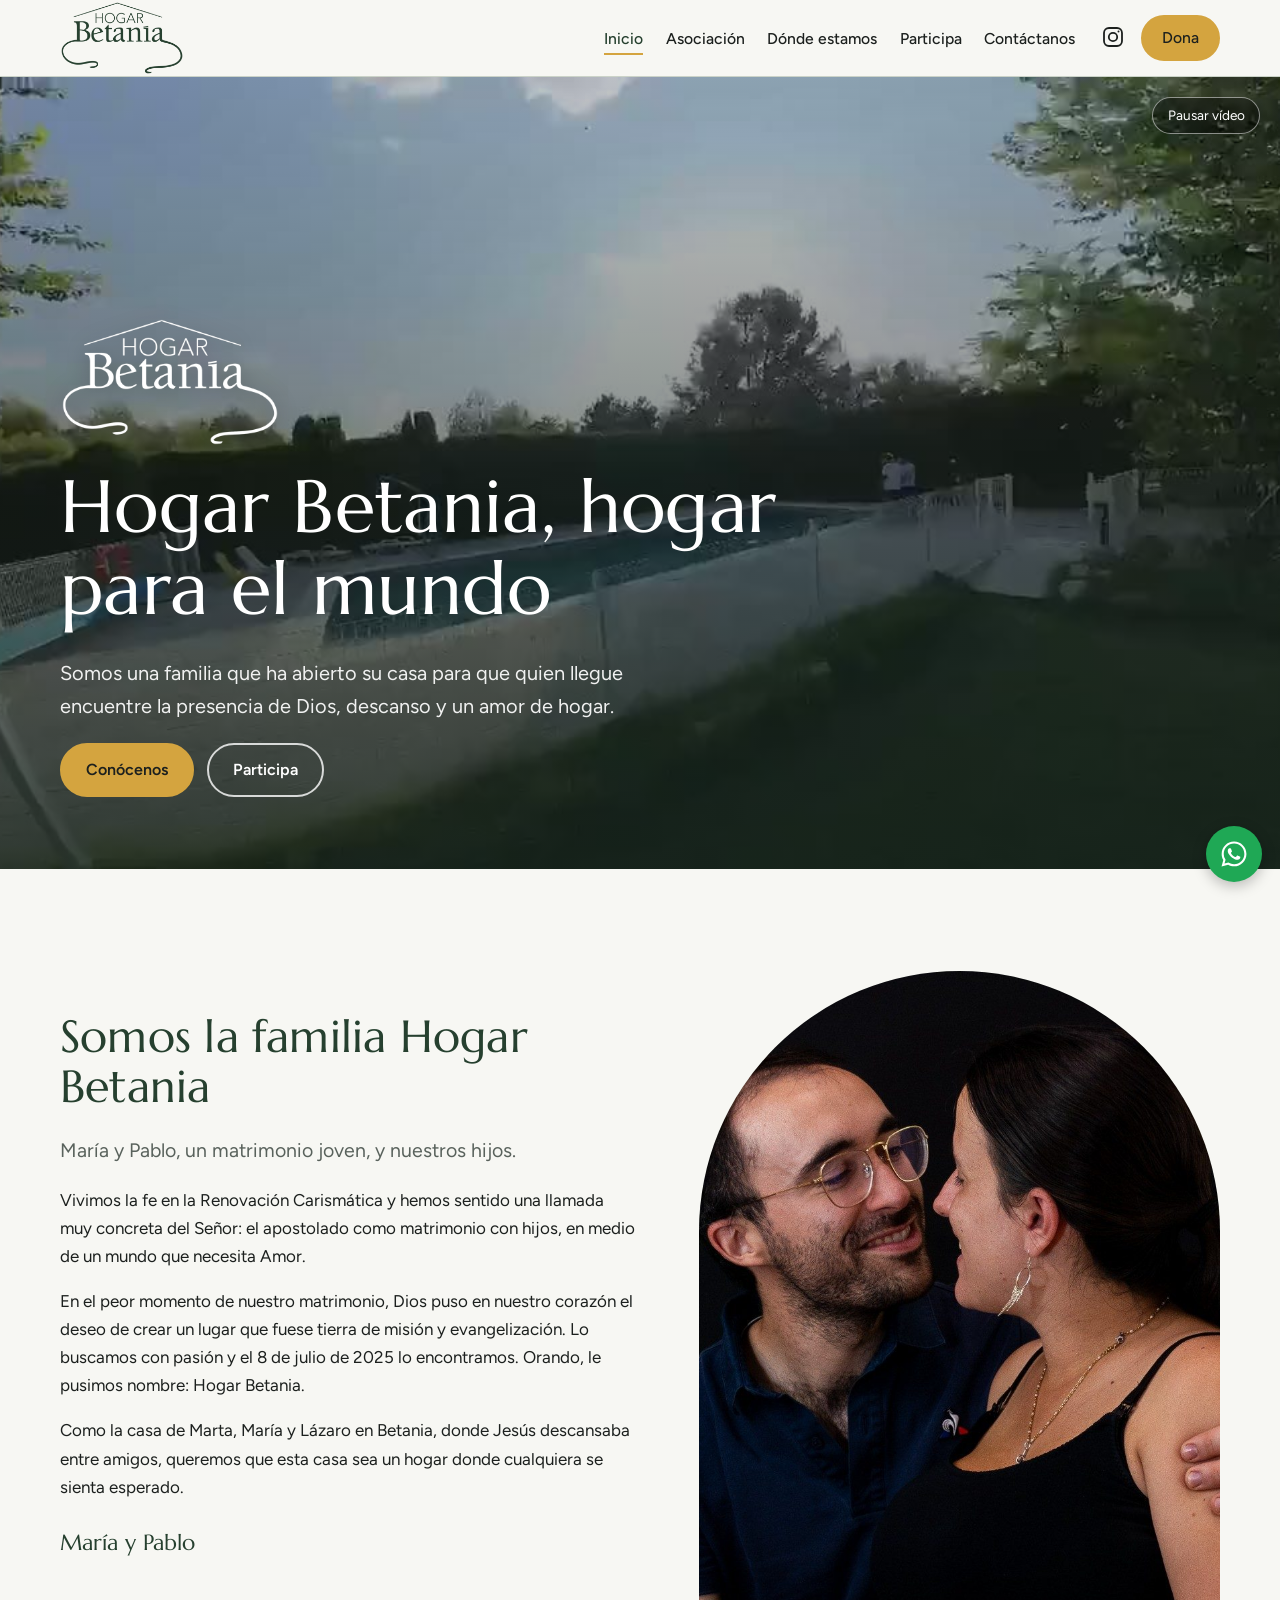
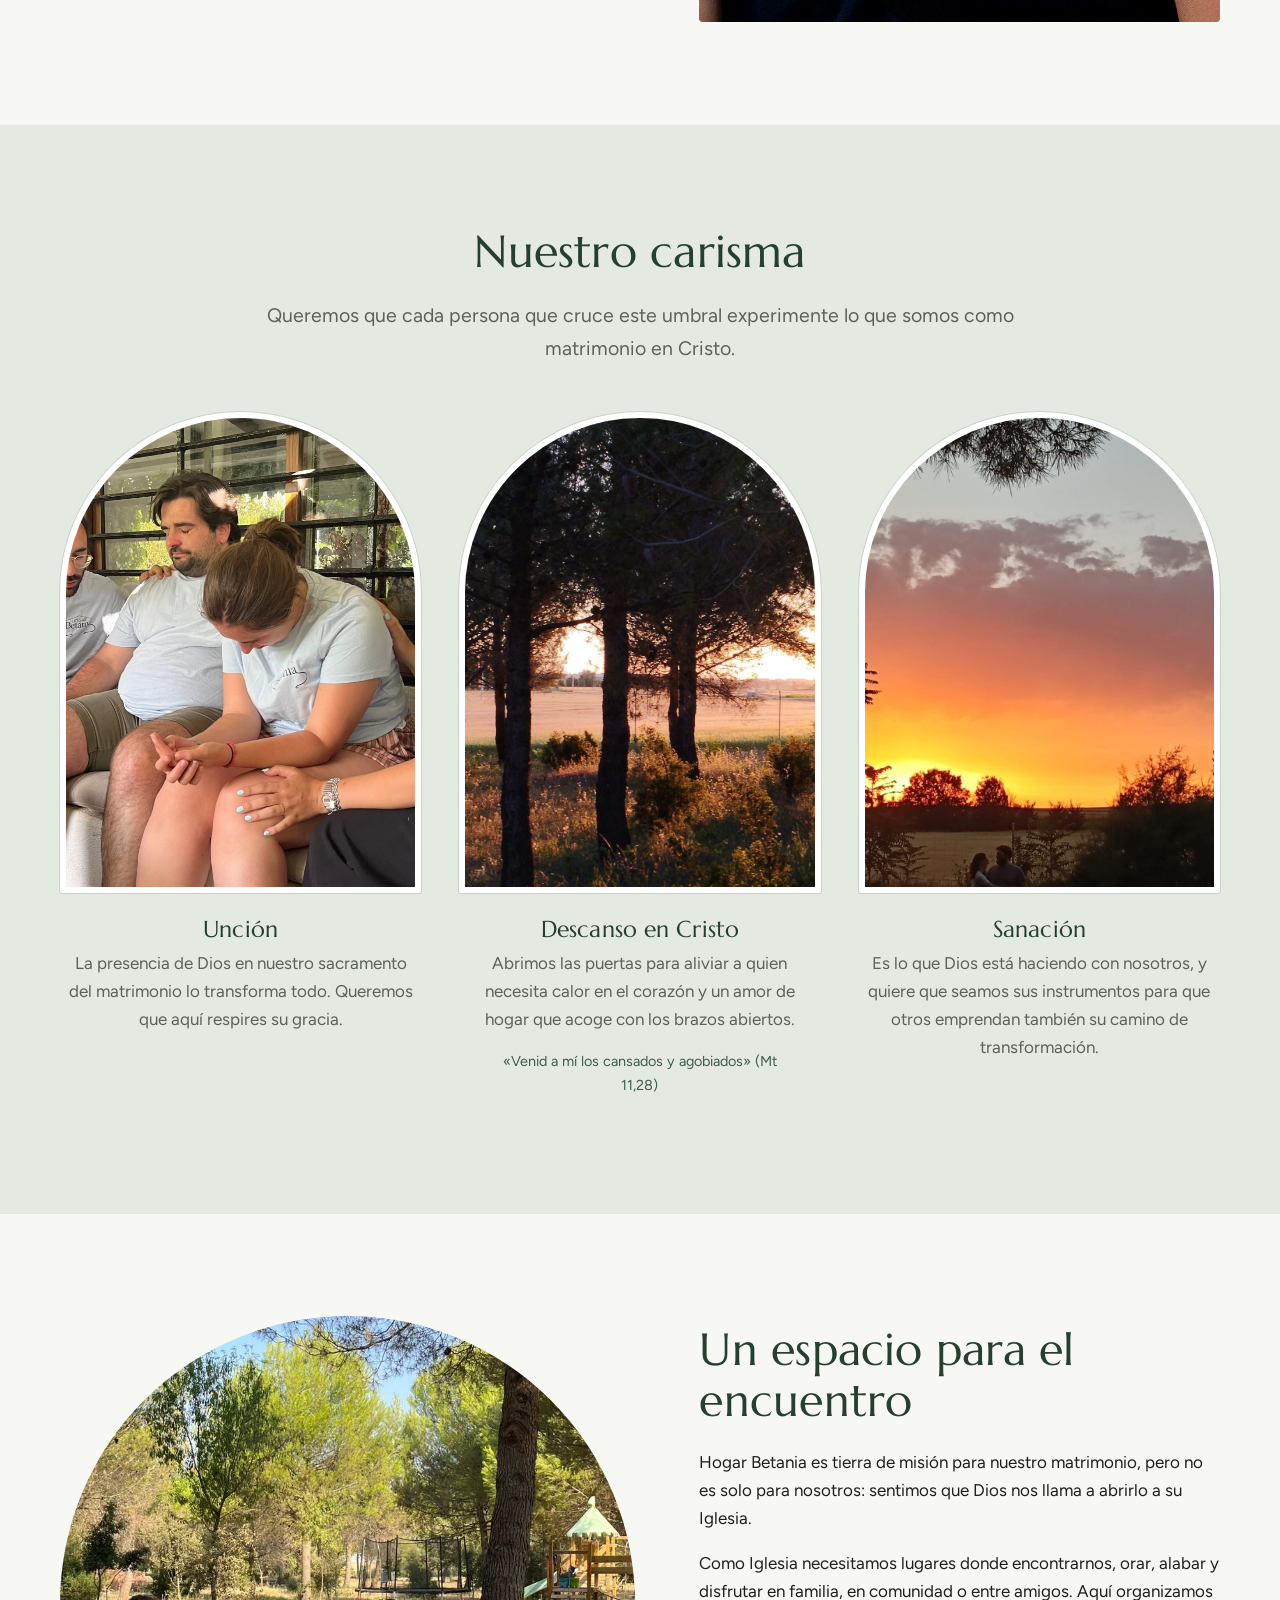
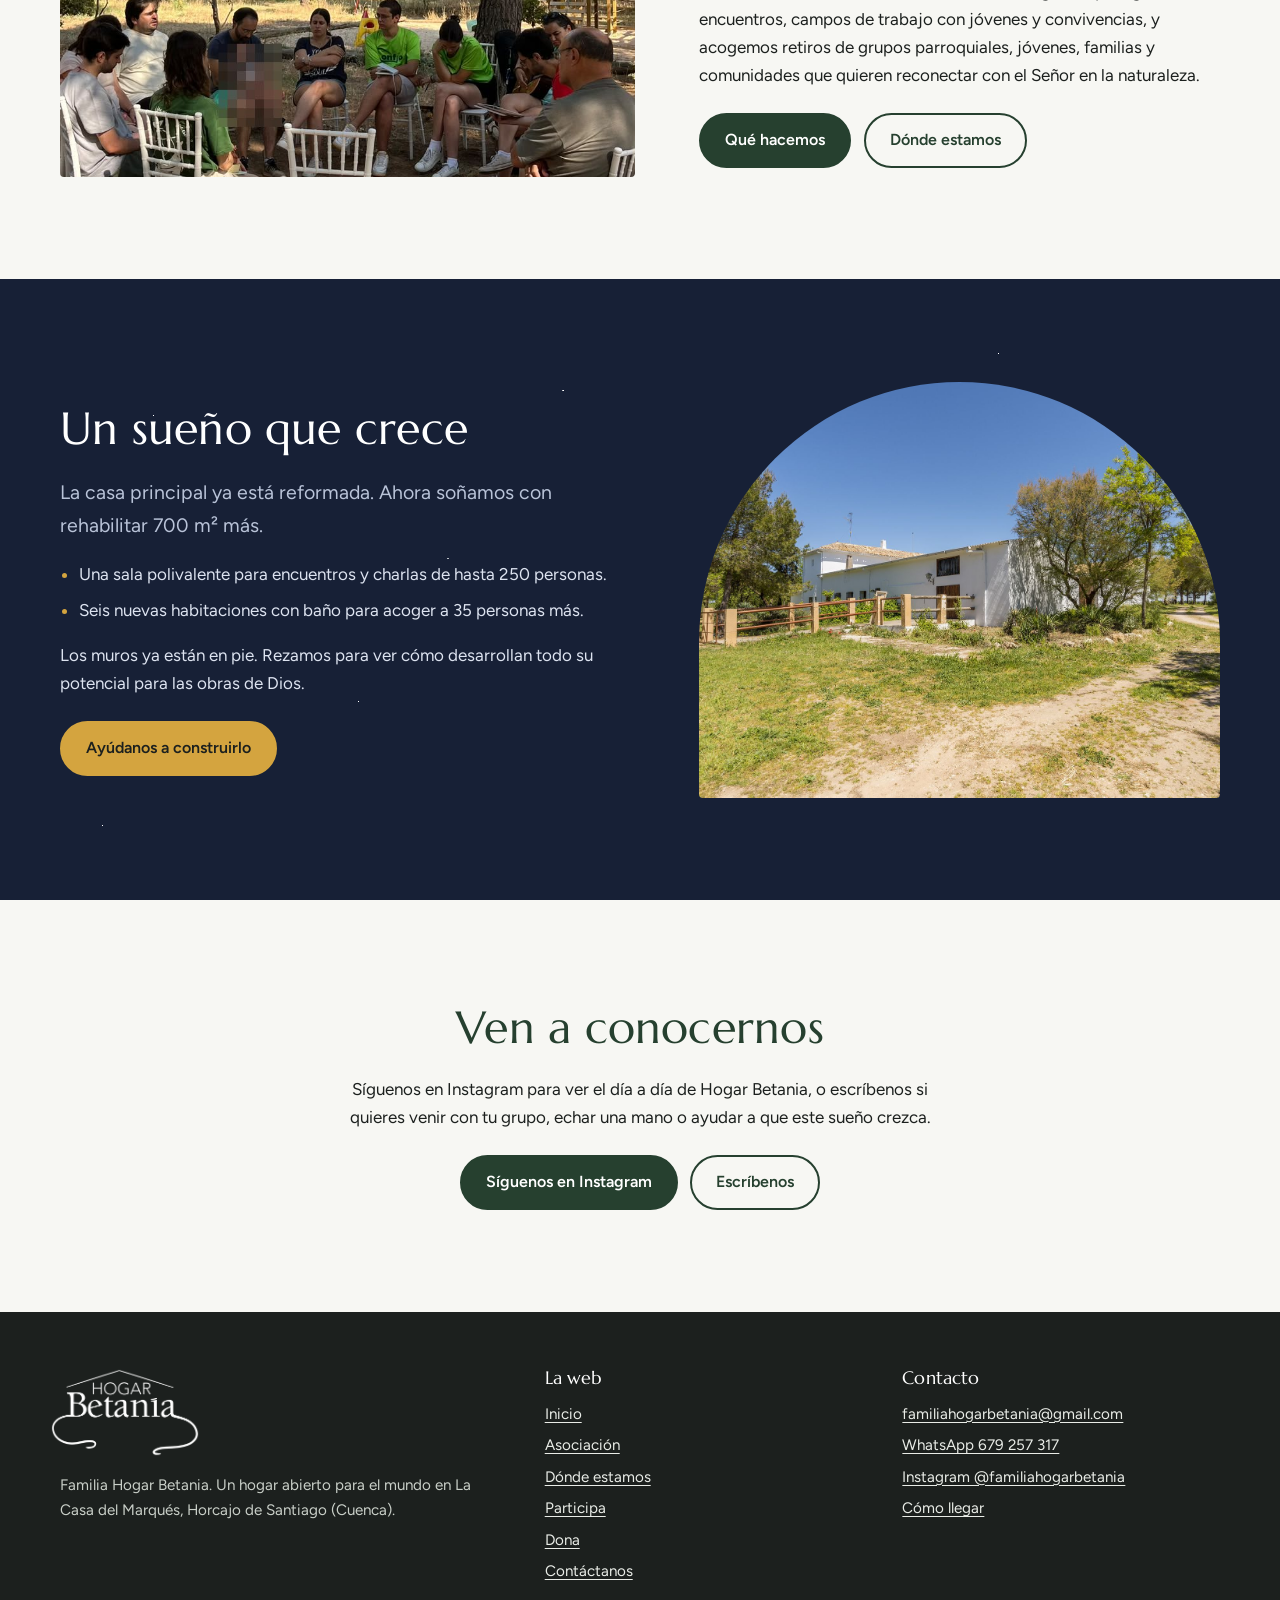
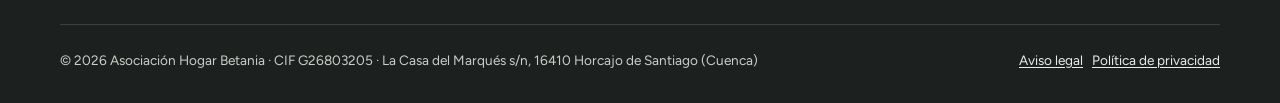
<file: index.html>
<!doctype html>
<html lang="es">
<head>
  <meta charset="utf-8">
  <meta name="viewport" content="width=device-width, initial-scale=1">
  <title>Familia Hogar Betania · Casa de retiros y convivencias en Cuenca</title>
  <meta name="description" content="Familia católica que abre su casa en Horcajo de Santiago (Cuenca), a una hora de Madrid, para retiros, convivencias, campos de trabajo y encuentros de parroquias, jóvenes y familias.">
  <link rel="canonical" href="https://familiahogarbetania.com/">
  <meta property="og:type" content="website">
  <meta property="og:site_name" content="Familia Hogar Betania">
  <meta property="og:title" content="Familia Hogar Betania · Casa de retiros y convivencias en Cuenca">
  <meta property="og:description" content="Familia católica que abre su casa en Horcajo de Santiago (Cuenca), a una hora de Madrid, para retiros, convivencias, campos de trabajo y encuentros de parroquias, jóvenes y familias.">
  <meta property="og:image" content="https://familiahogarbetania.com/img/compartir.jpg">
  <meta property="og:image:width" content="1200">
  <meta property="og:image:height" content="630">
  <meta property="og:image:alt" content="Hogar Betania: vista aérea de la finca">
  <meta property="og:locale" content="es_ES">
  <meta name="twitter:card" content="summary_large_image">
  <meta property="og:url" content="https://familiahogarbetania.com/">
  <meta name="theme-color" content="#26402F">
  <meta name="google-site-verification" content="3-FBU2-rQW_UdQlP4hs2rORgWrrv0ClESqOYqXhR2pg">
  <link rel="icon" href="img/favicon.png" type="image/png">
  <link rel="apple-touch-icon" href="img/favicon.png">
  <link rel="preconnect" href="https://fonts.googleapis.com">
  <link rel="preconnect" href="https://fonts.gstatic.com" crossorigin>
  <link href="https://fonts.googleapis.com/css2?family=Figtree:wght@400;500;600;700&family=Marcellus&display=swap" rel="stylesheet">
  <link rel="stylesheet" href="css/estilos.css">
  <script type="application/ld+json">
{
  "@context": "https://schema.org",
  "@graph": [
    {
      "@type": "NGO",
      "@id": "https://familiahogarbetania.com/#asociacion",
      "name": "Asociación Hogar Betania",
      "alternateName": "Familia Hogar Betania",
      "url": "https://familiahogarbetania.com/",
      "logo": "https://familiahogarbetania.com/img/logo.png",
      "image": "https://familiahogarbetania.com/img/compartir.jpg",
      "description": "Familia católica que abre su casa en Horcajo de Santiago (Cuenca), a una hora de Madrid, para retiros, convivencias, campos de trabajo y encuentros de parroquias, jóvenes y familias.",
      "email": "familiahogarbetania@gmail.com",
      "telephone": "+34 679 25 73 17",
      "taxID": "G26803205",
      "foundingDate": "2026-01-18",
      "address": {
        "@type": "PostalAddress",
        "streetAddress": "Lugar La Casa del Marqués s/n",
        "postalCode": "16410",
        "addressLocality": "Horcajo de Santiago",
        "addressRegion": "Cuenca",
        "addressCountry": "ES"
      },
      "sameAs": [
        "https://www.instagram.com/familiahogarbetania/",
        "https://maps.google.com/?cid=15795830593650024821"
      ]
    },
    {
      "@type": "Place",
      "@id": "https://familiahogarbetania.com/#lugar",
      "name": "Familia Hogar Betania",
      "url": "https://familiahogarbetania.com/donde-estamos",
      "hasMap": "https://maps.google.com/?cid=15795830593650024821",
      "geo": {
        "@type": "GeoCoordinates",
        "latitude": 39.82042,
        "longitude": -3.02852
      },
      "address": {
        "@type": "PostalAddress",
        "streetAddress": "Lugar La Casa del Marqués s/n",
        "postalCode": "16410",
        "addressLocality": "Horcajo de Santiago",
        "addressRegion": "Cuenca",
        "addressCountry": "ES"
      },
      "maximumAttendeeCapacity": 22,
      "publicAccess": false
    },
    {
      "@type": "WebSite",
      "@id": "https://familiahogarbetania.com/#web",
      "url": "https://familiahogarbetania.com/",
      "name": "Familia Hogar Betania",
      "inLanguage": "es",
      "publisher": {
        "@id": "https://familiahogarbetania.com/#asociacion"
      }
    }
  ]
}
  </script>
</head>
<body>
  <a class="saltar" href="#contenido">Saltar al contenido</a>

  <header class="cabecera">
    <div class="contenedor">
      <a class="marca" href="/">
        <img src="img/logo.png" alt="Familia Hogar Betania" width="110" height="65">
      </a>
      <button class="abrir-menu" aria-controls="menu" aria-expanded="false" aria-label="Abrir menú"><svg viewBox="0 0 24 24" fill="none" stroke="currentColor" stroke-width="2" aria-hidden="true"><path d="M4 7h16M4 12h16M4 17h16"/></svg></button>
      <nav class="menu" id="menu" aria-label="Menú principal">
        <ul>
          <li><a href="/" aria-current="page">Inicio</a></li>
          <li><a href="/asociacion">Asociación</a></li>
          <li><a href="/donde-estamos">Dónde estamos</a></li>
          <li><a href="/participa">Participa</a></li>
          <li><a href="/contacto">Contáctanos</a></li>
        </ul>
        <div class="acciones">
          <a class="icono-ig" href="https://www.instagram.com/familiahogarbetania/" target="_blank" rel="noopener" aria-label="Instagram de Familia Hogar Betania"><svg viewBox="0 0 24 24" fill="none" stroke="currentColor" stroke-width="1.8" aria-hidden="true"><rect x="3" y="3" width="18" height="18" rx="5"/><circle cx="12" cy="12" r="4.2"/><circle cx="17.5" cy="6.5" r="1" fill="currentColor" stroke="none"/></svg></a>
          <a class="boton trigo" href="/dona">Dona</a>
        </div>
      </nav>
    </div>
  </header>

  <main id="contenido">

    <section class="portada" aria-label="Presentación">
      <video autoplay muted loop playsinline preload="auto" poster="img/portada-video.jpg" aria-hidden="true">
        <source src="video/finca-portada.mp4" type="video/mp4">
      </video>
      <button class="pausar-video" type="button">Pausar vídeo</button>
      <div class="contenedor">
        <img class="logo-portada" src="img/logo-blanco.png" alt="" width="220" height="130">
        <h1>Hogar Betania, hogar para el mundo</h1>
        <p>Somos una familia que ha abierto su casa para que quien llegue encuentre la presencia de Dios, descanso y un amor de hogar.</p>
        <div class="botones">
          <a class="boton trigo" href="/asociacion">Conócenos</a>
          <a class="boton claro" href="/participa">Participa</a>
        </div>
      </div>
    </section>

    <section class="seccion">
      <div class="contenedor duo">
        <div class="texto">
          <h2>Somos la familia Hogar Betania</h2>
          <p class="entradilla">María y Pablo, un matrimonio joven, y nuestros hijos.</p>
          <p>Vivimos la fe en la Renovación Carismática y hemos sentido una llamada muy concreta del Señor: el apostolado como matrimonio con hijos, en medio de un mundo que necesita Amor.</p>
          <p>En el peor momento de nuestro matrimonio, Dios puso en nuestro corazón el deseo de crear un lugar que fuese tierra de misión y evangelización. Lo buscamos con pasión y el 8 de julio de 2025 lo encontramos. Orando, le pusimos nombre: Hogar Betania.</p>
          <p>Como la casa de Marta, María y Lázaro en Betania, donde Jesús descansaba entre amigos, queremos que esta casa sea un hogar donde cualquiera se sienta esperado.</p>
          <p class="firma">María y Pablo</p>
        </div>
        <figure class="arco" style="margin:0">
          <img src="img/familia.jpg" alt="María y Pablo" loading="lazy" style="object-position: 40% 30%">
        </figure>
      </div>
    </section>

    <section class="seccion salvia">
      <div class="contenedor">
        <div class="texto centrado">
          <h2>Nuestro carisma</h2>
          <p class="entradilla">Queremos que cada persona que cruce este umbral experimente lo que somos como matrimonio en Cristo.</p>
        </div>
        <div class="puertas">
          <article class="puerta">
            <div class="arco"><img src="img/uncion.jpg" alt="Oración en pequeño grupo en Hogar Betania" loading="lazy"></div>
            <h3>Unción</h3>
            <p>La presencia de Dios en nuestro sacramento del matrimonio lo transforma todo. Queremos que aquí respires su gracia.</p>
          </article>
          <article class="puerta">
            <div class="arco"><img src="img/descanso.jpg" alt="Pinar de la finca al atardecer" loading="lazy"></div>
            <h3>Descanso en Cristo</h3>
            <p>Abrimos las puertas para aliviar a quien necesita calor en el corazón y un amor de hogar que acoge con los brazos abiertos.</p>
            <p class="cita">«Venid a mí los cansados y agobiados» (Mt 11,28)</p>
          </article>
          <article class="puerta">
            <div class="arco"><img src="img/sanacion.jpg" alt="Atardecer desde la finca" loading="lazy"></div>
            <h3>Sanación</h3>
            <p>Es lo que Dios está haciendo con nosotros, y quiere que seamos sus instrumentos para que otros emprendan también su camino de transformación.</p>
          </article>
        </div>
      </div>
    </section>

    <section class="seccion">
      <div class="contenedor duo invertido">
        <div class="texto">
          <h2>Un espacio para el encuentro</h2>
          <p>Hogar Betania es tierra de misión para nuestro matrimonio, pero no es solo para nosotros: sentimos que Dios nos llama a abrirlo a su Iglesia.</p>
          <p>Como Iglesia necesitamos lugares donde encontrarnos, orar, alabar y disfrutar en familia, en comunidad o entre amigos. Aquí organizamos encuentros, campos de trabajo con jóvenes y convivencias, y acogemos retiros de grupos parroquiales, jóvenes, familias y comunidades que quieren reconectar con el Señor en la naturaleza.</p>
          <div class="botones" style="margin-top:1.5rem">
            <a class="boton" href="/asociacion">Qué hacemos</a>
            <a class="boton hueco" href="/donde-estamos">Dónde estamos</a>
          </div>
        </div>
        <figure class="arco ancho" style="margin:0">
          <img src="img/encuentro.jpg" alt="Grupo reunido bajo los pinos de la finca" loading="lazy">
        </figure>
      </div>
    </section>

    <section class="seccion noche">
      <div class="contenedor duo">
        <div class="texto">
          <h2>Un sueño que crece</h2>
          <p class="entradilla">La casa principal ya está reformada. Ahora soñamos con rehabilitar 700 m² más.</p>
          <ul>
            <li>Una sala polivalente para encuentros y charlas de hasta 250 personas.</li>
            <li>Seis nuevas habitaciones con baño para acoger a 35 personas más.</li>
          </ul>
          <p>Los muros ya están en pie. Rezamos para ver cómo desarrollan todo su potencial para las obras de Dios.</p>
          <div class="botones" style="margin-top:1.5rem">
            <a class="boton trigo" href="/dona">Ayúdanos a construirlo</a>
          </div>
        </div>
        <figure class="arco ancho" style="margin:0">
          <img src="img/obra.jpg" alt="Edificios de la finca" loading="lazy">
        </figure>
      </div>
    </section>

    <section class="seccion">
      <div class="contenedor llamada">
        <h2>Ven a conocernos</h2>
        <p>Síguenos en Instagram para ver el día a día de Hogar Betania, o escríbenos si quieres venir con tu grupo, echar una mano o ayudar a que este sueño crezca.</p>
        <div class="botones">
          <a class="boton" href="https://www.instagram.com/familiahogarbetania/" target="_blank" rel="noopener">Síguenos en Instagram</a>
          <a class="boton hueco" href="/contacto">Escríbenos</a>
        </div>
      </div>
    </section>
  </main>

  <footer class="pie">
    <div class="contenedor">
      <div class="columnas">
        <div>
          <img src="img/logo-blanco.png" alt="Logotipo de Hogar Betania" width="150" height="89">
          <p>Familia Hogar Betania. Un hogar abierto para el mundo en La Casa del Marqués, Horcajo de Santiago (Cuenca).</p>
        </div>
        <div>
          <h2>La web</h2>
          <ul>
            <li><a href="/">Inicio</a></li>
            <li><a href="/asociacion">Asociación</a></li>
            <li><a href="/donde-estamos">Dónde estamos</a></li>
            <li><a href="/participa">Participa</a></li>
            <li><a href="/dona">Dona</a></li>
            <li><a href="/contacto">Contáctanos</a></li>
          </ul>
        </div>
        <div>
          <h2>Contacto</h2>
          <ul>
            <li><a href="mailto:familiahogarbetania@gmail.com">familiahogarbetania@gmail.com</a></li>
            <li><a href="https://wa.me/34679257317" target="_blank" rel="noopener">WhatsApp 679 257 317</a></li>
            <li><a href="https://www.instagram.com/familiahogarbetania/" target="_blank" rel="noopener">Instagram @familiahogarbetania</a></li>
            <li><a href="https://maps.google.com/?cid=15795830593650024821" target="_blank" rel="noopener">Cómo llegar</a></li>
          </ul>
        </div>
      </div>
      <div class="legal-pie">
        <span>© <span data-anio>2026</span> Asociación Hogar Betania · CIF G26803205 · La Casa del Marqués s/n, 16410 Horcajo de Santiago (Cuenca)</span>
        <span><a href="/aviso-legal">Aviso legal</a> &nbsp; <a href="/privacidad">Política de privacidad</a></span>
      </div>
    </div>
  </footer>

  <a class="whatsapp-flotante" href="https://wa.me/34679257317" target="_blank" rel="noopener" aria-label="Escríbenos por WhatsApp"><svg viewBox="0 0 24 24" fill="currentColor" aria-hidden="true"><path d="M12.04 2C6.58 2 2.13 6.45 2.13 11.91c0 1.75.46 3.45 1.32 4.95L2.05 22l5.25-1.38c1.45.79 3.08 1.21 4.74 1.21 5.46 0 9.91-4.45 9.91-9.91C21.95 6.45 17.5 2 12.04 2Zm0 18.15c-1.48 0-2.93-.4-4.2-1.15l-.3-.18-3.12.82.83-3.04-.2-.31a8.2 8.2 0 0 1-1.26-4.38c0-4.54 3.7-8.24 8.25-8.24 4.54 0 8.24 3.7 8.24 8.24 0 4.55-3.7 8.24-8.24 8.24Zm4.52-6.16c-.25-.12-1.47-.72-1.69-.81-.23-.08-.39-.12-.56.13-.16.24-.64.8-.78.97-.14.16-.29.18-.54.06-.25-.12-1.05-.39-1.99-1.23-.74-.66-1.23-1.47-1.38-1.72-.14-.25-.02-.38.11-.5.11-.11.25-.29.37-.43.13-.15.17-.25.25-.41.08-.17.04-.31-.02-.43-.06-.12-.56-1.34-.76-1.84-.2-.48-.41-.42-.56-.43h-.48c-.17 0-.43.06-.66.31-.22.25-.86.85-.86 2.07 0 1.22.89 2.4 1.01 2.56.12.17 1.75 2.67 4.23 3.74.59.26 1.05.41 1.41.52.59.19 1.13.16 1.56.1.48-.07 1.47-.6 1.67-1.18.21-.58.21-1.07.15-1.18-.07-.1-.23-.16-.48-.28Z"/></svg></a>

  <script src="js/web.js"></script>
</body>
</html>
</file>
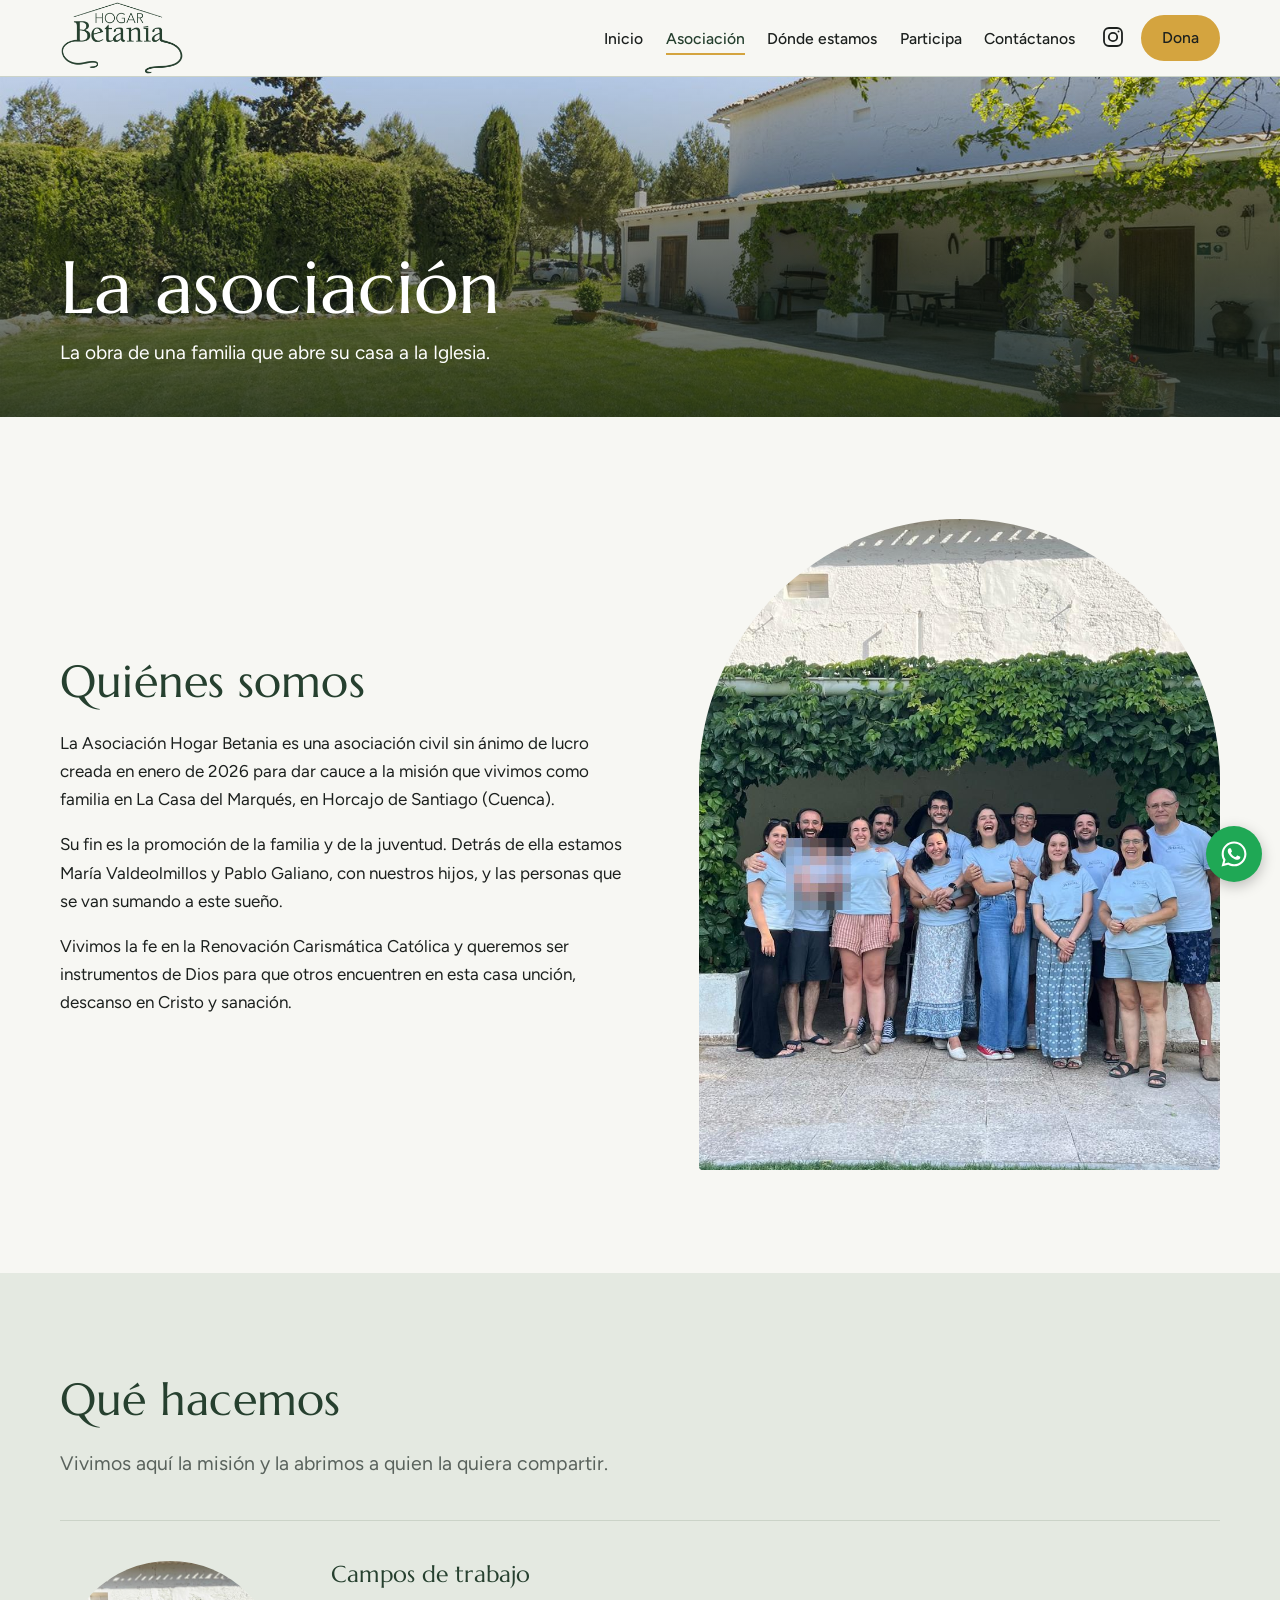
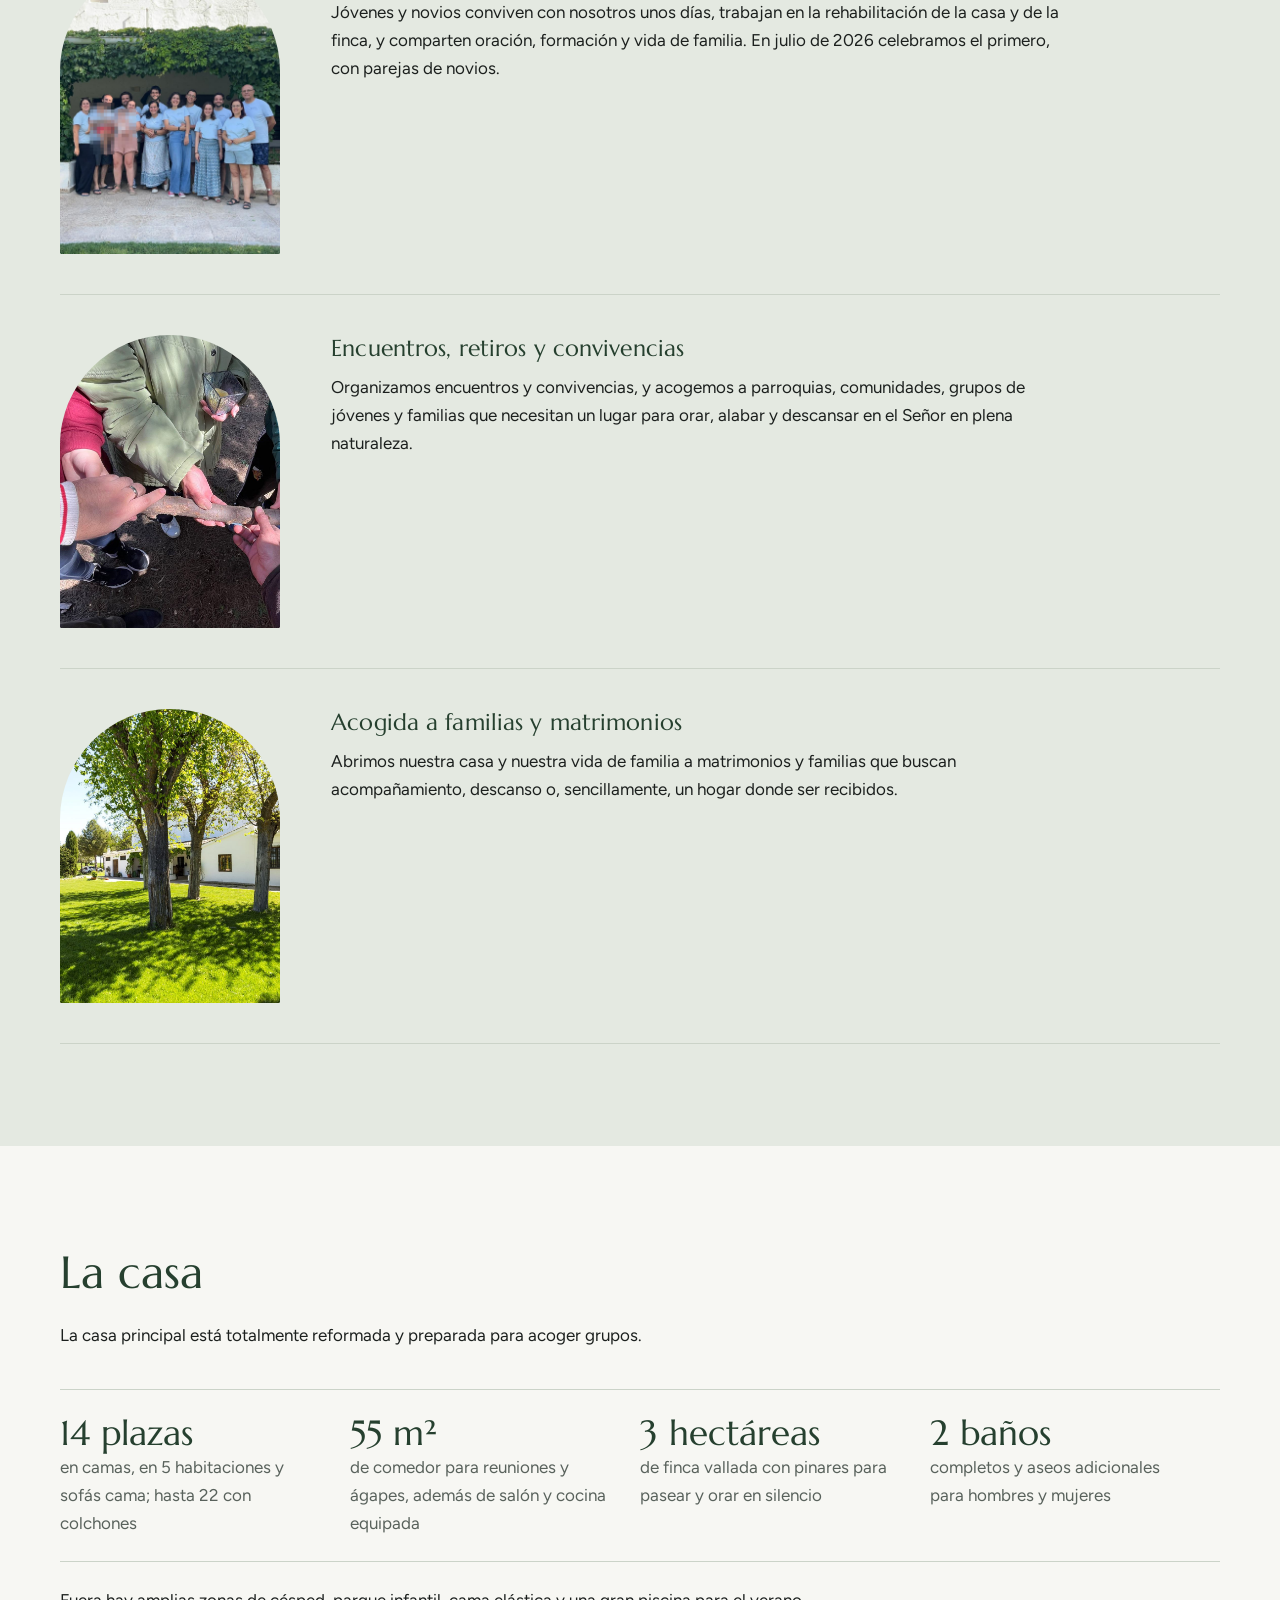
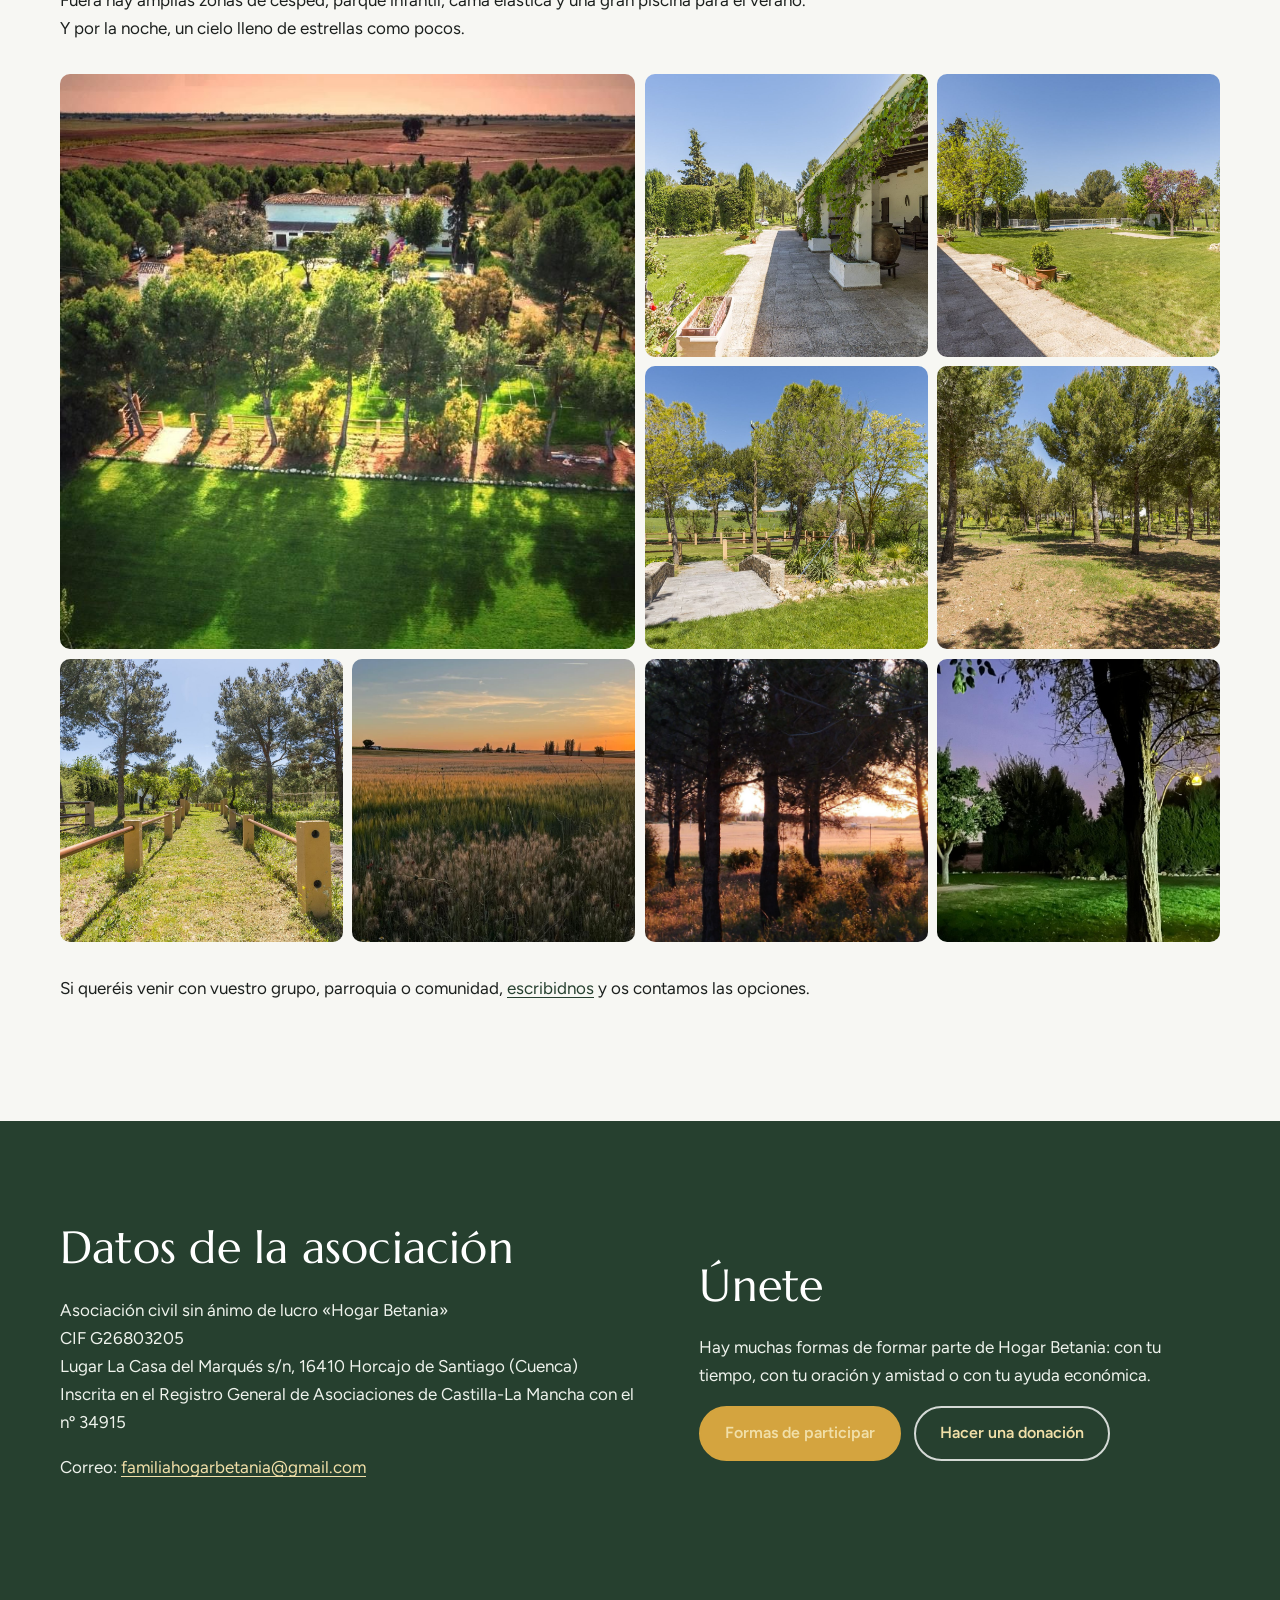
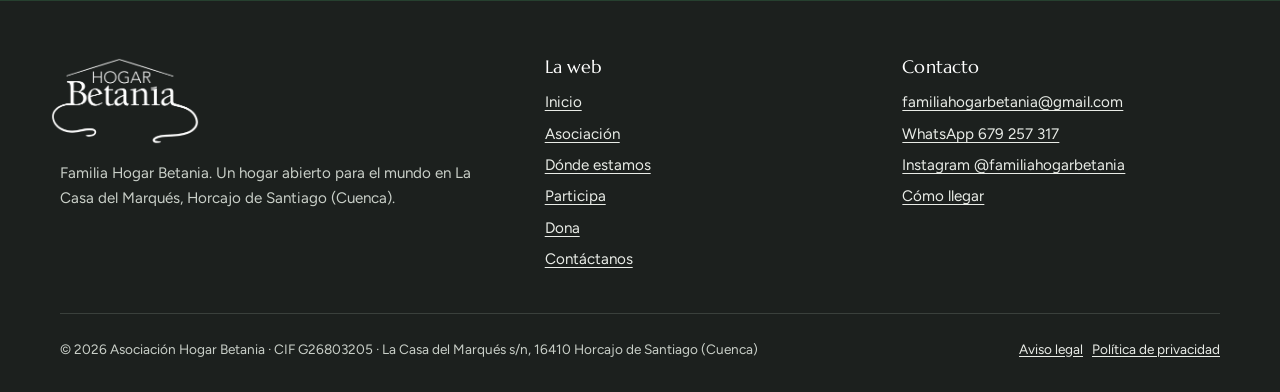
<file: asociacion.html>
<!doctype html>
<html lang="es">
<head>
  <meta charset="utf-8">
  <meta name="viewport" content="width=device-width, initial-scale=1">
  <title>La asociación · Familia Hogar Betania · Retiros y convivencias en Cuenca</title>
  <meta name="description" content="La Asociación Hogar Betania es una asociación civil sin ánimo de lucro que promueve la familia y la juventud desde La Casa del Marqués, en Horcajo de Santiago (Cuenca).">
  <link rel="canonical" href="https://familiahogarbetania.com/asociacion">
  <meta property="og:type" content="website">
  <meta property="og:site_name" content="Familia Hogar Betania">
  <meta property="og:title" content="La asociación · Familia Hogar Betania">
  <meta property="og:description" content="La Asociación Hogar Betania es una asociación civil sin ánimo de lucro que promueve la familia y la juventud desde La Casa del Marqués, en Horcajo de Santiago (Cuenca).">
  <meta property="og:image" content="https://familiahogarbetania.com/img/compartir.jpg">
  <meta property="og:image:width" content="1200">
  <meta property="og:image:height" content="630">
  <meta property="og:image:alt" content="Hogar Betania: vista aérea de la finca">
  <meta property="og:locale" content="es_ES">
  <meta name="twitter:card" content="summary_large_image">
  <meta property="og:url" content="https://familiahogarbetania.com/asociacion">
  <meta name="theme-color" content="#26402F">
  <link rel="icon" href="img/favicon.png" type="image/png">
  <link rel="apple-touch-icon" href="img/favicon.png">
  <link rel="preconnect" href="https://fonts.googleapis.com">
  <link rel="preconnect" href="https://fonts.gstatic.com" crossorigin>
  <link href="https://fonts.googleapis.com/css2?family=Figtree:wght@400;500;600;700&family=Marcellus&display=swap" rel="stylesheet">
  <link rel="stylesheet" href="css/estilos.css">
</head>
<body>
  <a class="saltar" href="#contenido">Saltar al contenido</a>

  <header class="cabecera">
    <div class="contenedor">
      <a class="marca" href="/">
        <img src="img/logo.png" alt="Familia Hogar Betania" width="110" height="65">
      </a>
      <button class="abrir-menu" aria-controls="menu" aria-expanded="false" aria-label="Abrir menú"><svg viewBox="0 0 24 24" fill="none" stroke="currentColor" stroke-width="2" aria-hidden="true"><path d="M4 7h16M4 12h16M4 17h16"/></svg></button>
      <nav class="menu" id="menu" aria-label="Menú principal">
        <ul>
          <li><a href="/">Inicio</a></li>
          <li><a href="/asociacion" aria-current="page">Asociación</a></li>
          <li><a href="/donde-estamos">Dónde estamos</a></li>
          <li><a href="/participa">Participa</a></li>
          <li><a href="/contacto">Contáctanos</a></li>
        </ul>
        <div class="acciones">
          <a class="icono-ig" href="https://www.instagram.com/familiahogarbetania/" target="_blank" rel="noopener" aria-label="Instagram de Familia Hogar Betania"><svg viewBox="0 0 24 24" fill="none" stroke="currentColor" stroke-width="1.8" aria-hidden="true"><rect x="3" y="3" width="18" height="18" rx="5"/><circle cx="12" cy="12" r="4.2"/><circle cx="17.5" cy="6.5" r="1" fill="currentColor" stroke="none"/></svg></a>
          <a class="boton trigo" href="/dona">Dona</a>
        </div>
      </nav>
    </div>
  </header>

  <main id="contenido">

    <section class="cabecera-pagina">
      <img src="img/asociacion-cabecera.jpg" alt="">
      <div class="contenedor">
        <h1>La asociación</h1>
        <p>La obra de una familia que abre su casa a la Iglesia.</p>
      </div>
    </section>

    <section class="seccion">
      <div class="contenedor duo">
        <div class="texto">
          <h2>Quiénes somos</h2>
          <p>La Asociación Hogar Betania es una asociación civil sin ánimo de lucro creada en enero de 2026 para dar cauce a la misión que vivimos como familia en La Casa del Marqués, en Horcajo de Santiago (Cuenca).</p>
          <p>Su fin es la promoción de la familia y de la juventud. Detrás de ella estamos María Valdeolmillos y Pablo Galiano, con nuestros hijos, y las personas que se van sumando a este sueño.</p>
          <p>Vivimos la fe en la Renovación Carismática Católica y queremos ser instrumentos de Dios para que otros encuentren en esta casa unción, descanso en Cristo y sanación.</p>
        </div>
        <figure class="arco" style="margin:0">
          <img src="img/quienes-somos.jpg" alt="Participantes de una actividad en Hogar Betania" loading="lazy">
        </figure>
      </div>
    </section>

    <section class="seccion salvia">
      <div class="contenedor">
        <div class="texto">
          <h2>Qué hacemos</h2>
          <p class="entradilla">Vivimos aquí la misión y la abrimos a quien la quiera compartir.</p>
        </div>
        <div class="formas">
          <div class="forma">
            <div class="arco"><img src="img/campo-trabajo.jpg" alt="Participantes del campo de trabajo de julio de 2026" loading="lazy"></div>
            <div class="texto">
              <h3>Campos de trabajo</h3>
              <p>Jóvenes y novios conviven con nosotros unos días, trabajan en la rehabilitación de la casa y de la finca, y comparten oración, formación y vida de familia. En julio de 2026 celebramos el primero, con parejas de novios.</p>
            </div>
          </div>
          <div class="forma">
            <div class="arco"><img src="img/retiros.jpg" alt="Oración alrededor de una cruz hecha con ramas de la finca" loading="lazy"></div>
            <div class="texto">
              <h3>Encuentros, retiros y convivencias</h3>
              <p>Organizamos encuentros y convivencias, y acogemos a parroquias, comunidades, grupos de jóvenes y familias que necesitan un lugar para orar, alabar y descansar en el Señor en plena naturaleza.</p>
            </div>
          </div>
          <div class="forma">
            <div class="arco"><img src="img/familias.jpg" alt="Jardín y casa principal" loading="lazy"></div>
            <div class="texto">
              <h3>Acogida a familias y matrimonios</h3>
              <p>Abrimos nuestra casa y nuestra vida de familia a matrimonios y familias que buscan acompañamiento, descanso o, sencillamente, un hogar donde ser recibidos.</p>
            </div>
          </div>
        </div>
      </div>
    </section>

    <section class="seccion">
      <div class="contenedor">
        <div class="texto">
          <h2>La casa</h2>
          <p>La casa principal está totalmente reformada y preparada para acoger grupos.</p>
        </div>
        <div class="datos-casa">
          <div class="dato"><strong>14 plazas</strong><span>en camas, en 5 habitaciones y sofás cama; hasta 22 con colchones</span></div>
          <div class="dato"><strong>55 m²</strong><span>de comedor para reuniones y ágapes, además de salón y cocina equipada</span></div>
          <div class="dato"><strong>3 hectáreas</strong><span>de finca vallada con pinares para pasear y orar en silencio</span></div>
          <div class="dato"><strong>2 baños</strong><span>completos y aseos adicionales para hombres y mujeres</span></div>
        </div>
        <p style="margin-top:1.5rem" class="texto">Fuera hay amplias zonas de césped, parque infantil, cama elástica y una gran piscina para el verano. Y por la noche, un cielo lleno de estrellas como pocos.</p>
        <div class="galeria">
          <img src="img/galeria-1.jpg" alt="Vista de la finca" loading="lazy">
          <img src="img/galeria-2.jpg" alt="Porche de la casa principal" loading="lazy">
          <img src="img/galeria-3.jpg" alt="Jardín junto a la casa" loading="lazy">
          <img src="img/galeria-4.jpg" alt="Rincón del jardín" loading="lazy">
          <img src="img/galeria-5.jpg" alt="Pinar" loading="lazy">
          <img src="img/galeria-6.jpg" alt="Paseo entre pinos" loading="lazy">
          <img src="img/galeria-7.jpg" alt="Campo de cereal junto a la finca al atardecer" loading="lazy">
          <img src="img/galeria-8.jpg" alt="Pinar de la finca al atardecer" loading="lazy">
          <img src="img/galeria-9.jpg" alt="Jardín iluminado al anochecer" loading="lazy">
        </div>
        <p style="margin-top:2rem">Si queréis venir con vuestro grupo, parroquia o comunidad, <a href="/contacto?motivo=Estancia de grupo">escribidnos</a> y os contamos las opciones.</p>
      </div>
    </section>

    <section class="seccion pino">
      <div class="contenedor duo">
        <div class="texto">
          <h2>Datos de la asociación</h2>
          <p>Asociación civil sin ánimo de lucro «Hogar Betania»<br>
          CIF G26803205<br>
          Lugar La Casa del Marqués s/n, 16410 Horcajo de Santiago (Cuenca)<br>
          Inscrita en el Registro General de Asociaciones de Castilla-La Mancha con el nº 34915</p>
          <p>Correo: <a href="mailto:familiahogarbetania@gmail.com">familiahogarbetania@gmail.com</a></p>
        </div>
        <div class="texto">
          <h2>Únete</h2>
          <p>Hay muchas formas de formar parte de Hogar Betania: con tu tiempo, con tu oración y amistad o con tu ayuda económica.</p>
          <div class="botones">
            <a class="boton trigo" href="/participa">Formas de participar</a>
            <a class="boton claro" href="/dona">Hacer una donación</a>
          </div>
        </div>
      </div>
    </section>
  </main>

  <footer class="pie">
    <div class="contenedor">
      <div class="columnas">
        <div>
          <img src="img/logo-blanco.png" alt="Logotipo de Hogar Betania" width="150" height="89">
          <p>Familia Hogar Betania. Un hogar abierto para el mundo en La Casa del Marqués, Horcajo de Santiago (Cuenca).</p>
        </div>
        <div>
          <h2>La web</h2>
          <ul>
            <li><a href="/">Inicio</a></li>
            <li><a href="/asociacion">Asociación</a></li>
            <li><a href="/donde-estamos">Dónde estamos</a></li>
            <li><a href="/participa">Participa</a></li>
            <li><a href="/dona">Dona</a></li>
            <li><a href="/contacto">Contáctanos</a></li>
          </ul>
        </div>
        <div>
          <h2>Contacto</h2>
          <ul>
            <li><a href="mailto:familiahogarbetania@gmail.com">familiahogarbetania@gmail.com</a></li>
            <li><a href="https://wa.me/34679257317" target="_blank" rel="noopener">WhatsApp 679 257 317</a></li>
            <li><a href="https://www.instagram.com/familiahogarbetania/" target="_blank" rel="noopener">Instagram @familiahogarbetania</a></li>
            <li><a href="https://maps.google.com/?cid=15795830593650024821" target="_blank" rel="noopener">Cómo llegar</a></li>
          </ul>
        </div>
      </div>
      <div class="legal-pie">
        <span>© <span data-anio>2026</span> Asociación Hogar Betania · CIF G26803205 · La Casa del Marqués s/n, 16410 Horcajo de Santiago (Cuenca)</span>
        <span><a href="/aviso-legal">Aviso legal</a> &nbsp; <a href="/privacidad">Política de privacidad</a></span>
      </div>
    </div>
  </footer>

  <a class="whatsapp-flotante" href="https://wa.me/34679257317" target="_blank" rel="noopener" aria-label="Escríbenos por WhatsApp"><svg viewBox="0 0 24 24" fill="currentColor" aria-hidden="true"><path d="M12.04 2C6.58 2 2.13 6.45 2.13 11.91c0 1.75.46 3.45 1.32 4.95L2.05 22l5.25-1.38c1.45.79 3.08 1.21 4.74 1.21 5.46 0 9.91-4.45 9.91-9.91C21.95 6.45 17.5 2 12.04 2Zm0 18.15c-1.48 0-2.93-.4-4.2-1.15l-.3-.18-3.12.82.83-3.04-.2-.31a8.2 8.2 0 0 1-1.26-4.38c0-4.54 3.7-8.24 8.25-8.24 4.54 0 8.24 3.7 8.24 8.24 0 4.55-3.7 8.24-8.24 8.24Zm4.52-6.16c-.25-.12-1.47-.72-1.69-.81-.23-.08-.39-.12-.56.13-.16.24-.64.8-.78.97-.14.16-.29.18-.54.06-.25-.12-1.05-.39-1.99-1.23-.74-.66-1.23-1.47-1.38-1.72-.14-.25-.02-.38.11-.5.11-.11.25-.29.37-.43.13-.15.17-.25.25-.41.08-.17.04-.31-.02-.43-.06-.12-.56-1.34-.76-1.84-.2-.48-.41-.42-.56-.43h-.48c-.17 0-.43.06-.66.31-.22.25-.86.85-.86 2.07 0 1.22.89 2.4 1.01 2.56.12.17 1.75 2.67 4.23 3.74.59.26 1.05.41 1.41.52.59.19 1.13.16 1.56.1.48-.07 1.47-.6 1.67-1.18.21-.58.21-1.07.15-1.18-.07-.1-.23-.16-.48-.28Z"/></svg></a>

  <script src="js/web.js"></script>
</body>
</html>
</file>
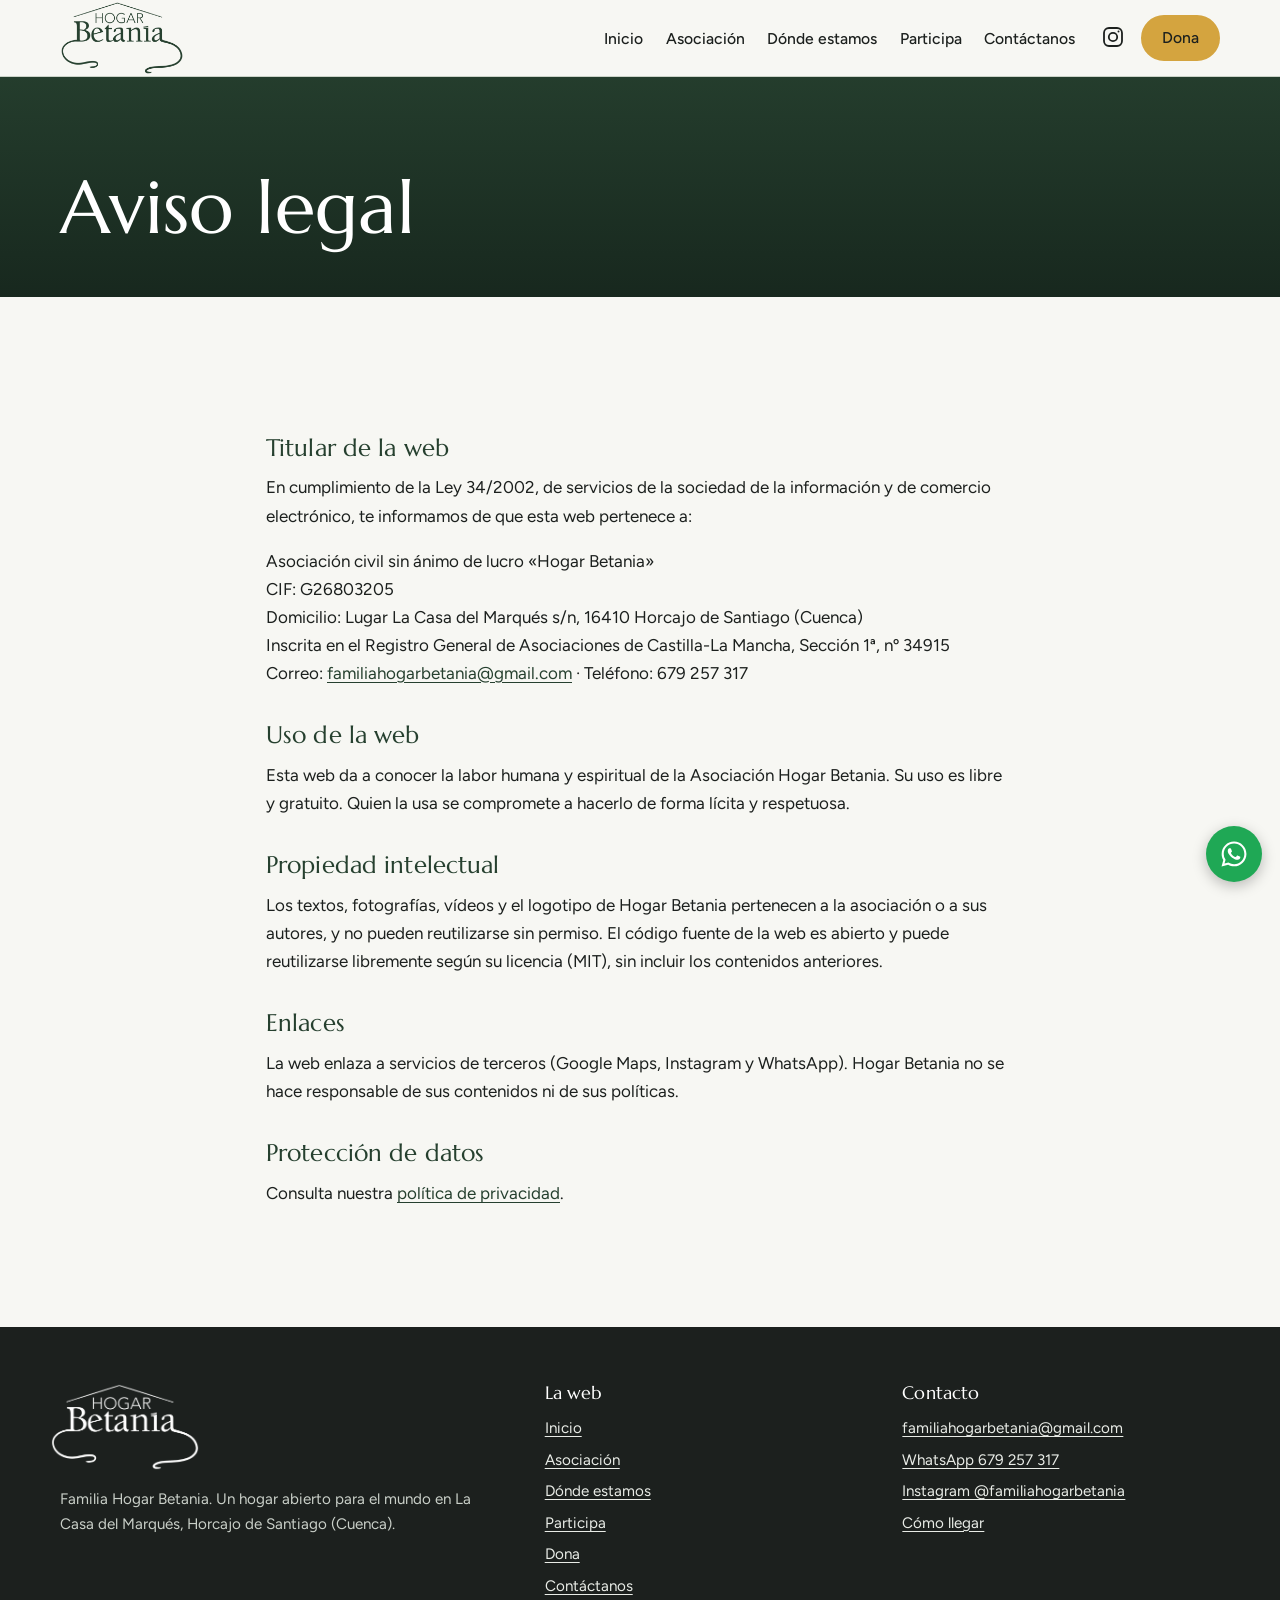
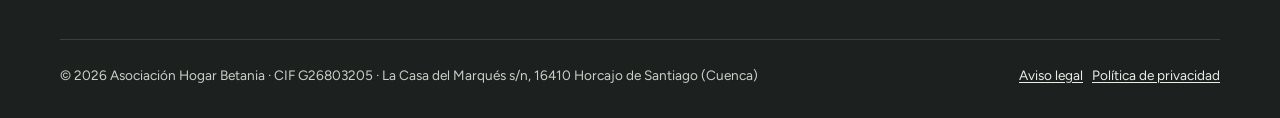
<file: aviso-legal.html>
<!doctype html>
<html lang="es">
<head>
  <meta charset="utf-8">
  <meta name="viewport" content="width=device-width, initial-scale=1">
  <title>Aviso legal · Familia Hogar Betania</title>
  <meta name="description" content="Aviso legal de la web de la Asociación Hogar Betania.">
  <link rel="canonical" href="https://familiahogarbetania.com/aviso-legal">
  <meta property="og:type" content="website">
  <meta property="og:site_name" content="Familia Hogar Betania">
  <meta property="og:title" content="Aviso legal · Familia Hogar Betania">
  <meta property="og:description" content="Aviso legal de la web de la Asociación Hogar Betania.">
  <meta property="og:image" content="https://familiahogarbetania.com/img/compartir.jpg">
  <meta property="og:image:width" content="1200">
  <meta property="og:image:height" content="630">
  <meta property="og:image:alt" content="Hogar Betania: vista aérea de la finca">
  <meta property="og:locale" content="es_ES">
  <meta name="twitter:card" content="summary_large_image">
  <meta property="og:url" content="https://familiahogarbetania.com/aviso-legal">
  <meta name="theme-color" content="#26402F">
  <link rel="icon" href="img/favicon.png" type="image/png">
  <link rel="apple-touch-icon" href="img/favicon.png">
  <link rel="preconnect" href="https://fonts.googleapis.com">
  <link rel="preconnect" href="https://fonts.gstatic.com" crossorigin>
  <link href="https://fonts.googleapis.com/css2?family=Figtree:wght@400;500;600;700&family=Marcellus&display=swap" rel="stylesheet">
  <link rel="stylesheet" href="css/estilos.css">
</head>
<body>
  <a class="saltar" href="#contenido">Saltar al contenido</a>

  <header class="cabecera">
    <div class="contenedor">
      <a class="marca" href="/">
        <img src="img/logo.png" alt="Familia Hogar Betania" width="110" height="65">
      </a>
      <button class="abrir-menu" aria-controls="menu" aria-expanded="false" aria-label="Abrir menú"><svg viewBox="0 0 24 24" fill="none" stroke="currentColor" stroke-width="2" aria-hidden="true"><path d="M4 7h16M4 12h16M4 17h16"/></svg></button>
      <nav class="menu" id="menu" aria-label="Menú principal">
        <ul>
          <li><a href="/">Inicio</a></li>
          <li><a href="/asociacion">Asociación</a></li>
          <li><a href="/donde-estamos">Dónde estamos</a></li>
          <li><a href="/participa">Participa</a></li>
          <li><a href="/contacto">Contáctanos</a></li>
        </ul>
        <div class="acciones">
          <a class="icono-ig" href="https://www.instagram.com/familiahogarbetania/" target="_blank" rel="noopener" aria-label="Instagram de Familia Hogar Betania"><svg viewBox="0 0 24 24" fill="none" stroke="currentColor" stroke-width="1.8" aria-hidden="true"><rect x="3" y="3" width="18" height="18" rx="5"/><circle cx="12" cy="12" r="4.2"/><circle cx="17.5" cy="6.5" r="1" fill="currentColor" stroke="none"/></svg></a>
          <a class="boton trigo" href="/dona">Dona</a>
        </div>
      </nav>
    </div>
  </header>

  <main id="contenido">

    <section class="cabecera-pagina sencilla">
      <div class="contenedor">
        <h1>Aviso legal</h1>
      </div>
    </section>

    <section class="seccion">
      <div class="contenedor texto legal">
        <h2>Titular de la web</h2>
        <p>En cumplimiento de la Ley 34/2002, de servicios de la sociedad de la información y de comercio electrónico, te informamos de que esta web pertenece a:</p>
        <p>Asociación civil sin ánimo de lucro «Hogar Betania»<br>
        CIF: G26803205<br>
        Domicilio: Lugar La Casa del Marqués s/n, 16410 Horcajo de Santiago (Cuenca)<br>
        Inscrita en el Registro General de Asociaciones de Castilla-La Mancha, Sección 1ª, nº 34915<br>
        Correo: <a href="mailto:familiahogarbetania@gmail.com">familiahogarbetania@gmail.com</a> · Teléfono: 679 257 317</p>

        <h2>Uso de la web</h2>
        <p>Esta web da a conocer la labor humana y espiritual de la Asociación Hogar Betania. Su uso es libre y gratuito. Quien la usa se compromete a hacerlo de forma lícita y respetuosa.</p>

        <h2>Propiedad intelectual</h2>
        <p>Los textos, fotografías, vídeos y el logotipo de Hogar Betania pertenecen a la asociación o a sus autores, y no pueden reutilizarse sin permiso. El código fuente de la web es abierto y puede reutilizarse libremente según su licencia (MIT), sin incluir los contenidos anteriores.</p>

        <h2>Enlaces</h2>
        <p>La web enlaza a servicios de terceros (Google Maps, Instagram y WhatsApp). Hogar Betania no se hace responsable de sus contenidos ni de sus políticas.</p>

        <h2>Protección de datos</h2>
        <p>Consulta nuestra <a href="/privacidad">política de privacidad</a>.</p>
      </div>
    </section>
  </main>

  <footer class="pie">
    <div class="contenedor">
      <div class="columnas">
        <div>
          <img src="img/logo-blanco.png" alt="Logotipo de Hogar Betania" width="150" height="89">
          <p>Familia Hogar Betania. Un hogar abierto para el mundo en La Casa del Marqués, Horcajo de Santiago (Cuenca).</p>
        </div>
        <div>
          <h2>La web</h2>
          <ul>
            <li><a href="/">Inicio</a></li>
            <li><a href="/asociacion">Asociación</a></li>
            <li><a href="/donde-estamos">Dónde estamos</a></li>
            <li><a href="/participa">Participa</a></li>
            <li><a href="/dona">Dona</a></li>
            <li><a href="/contacto">Contáctanos</a></li>
          </ul>
        </div>
        <div>
          <h2>Contacto</h2>
          <ul>
            <li><a href="mailto:familiahogarbetania@gmail.com">familiahogarbetania@gmail.com</a></li>
            <li><a href="https://wa.me/34679257317" target="_blank" rel="noopener">WhatsApp 679 257 317</a></li>
            <li><a href="https://www.instagram.com/familiahogarbetania/" target="_blank" rel="noopener">Instagram @familiahogarbetania</a></li>
            <li><a href="https://maps.google.com/?cid=15795830593650024821" target="_blank" rel="noopener">Cómo llegar</a></li>
          </ul>
        </div>
      </div>
      <div class="legal-pie">
        <span>© <span data-anio>2026</span> Asociación Hogar Betania · CIF G26803205 · La Casa del Marqués s/n, 16410 Horcajo de Santiago (Cuenca)</span>
        <span><a href="/aviso-legal">Aviso legal</a> &nbsp; <a href="/privacidad">Política de privacidad</a></span>
      </div>
    </div>
  </footer>

  <a class="whatsapp-flotante" href="https://wa.me/34679257317" target="_blank" rel="noopener" aria-label="Escríbenos por WhatsApp"><svg viewBox="0 0 24 24" fill="currentColor" aria-hidden="true"><path d="M12.04 2C6.58 2 2.13 6.45 2.13 11.91c0 1.75.46 3.45 1.32 4.95L2.05 22l5.25-1.38c1.45.79 3.08 1.21 4.74 1.21 5.46 0 9.91-4.45 9.91-9.91C21.95 6.45 17.5 2 12.04 2Zm0 18.15c-1.48 0-2.93-.4-4.2-1.15l-.3-.18-3.12.82.83-3.04-.2-.31a8.2 8.2 0 0 1-1.26-4.38c0-4.54 3.7-8.24 8.25-8.24 4.54 0 8.24 3.7 8.24 8.24 0 4.55-3.7 8.24-8.24 8.24Zm4.52-6.16c-.25-.12-1.47-.72-1.69-.81-.23-.08-.39-.12-.56.13-.16.24-.64.8-.78.97-.14.16-.29.18-.54.06-.25-.12-1.05-.39-1.99-1.23-.74-.66-1.23-1.47-1.38-1.72-.14-.25-.02-.38.11-.5.11-.11.25-.29.37-.43.13-.15.17-.25.25-.41.08-.17.04-.31-.02-.43-.06-.12-.56-1.34-.76-1.84-.2-.48-.41-.42-.56-.43h-.48c-.17 0-.43.06-.66.31-.22.25-.86.85-.86 2.07 0 1.22.89 2.4 1.01 2.56.12.17 1.75 2.67 4.23 3.74.59.26 1.05.41 1.41.52.59.19 1.13.16 1.56.1.48-.07 1.47-.6 1.67-1.18.21-.58.21-1.07.15-1.18-.07-.1-.23-.16-.48-.28Z"/></svg></a>

  <script src="js/web.js"></script>
</body>
</html>
</file>
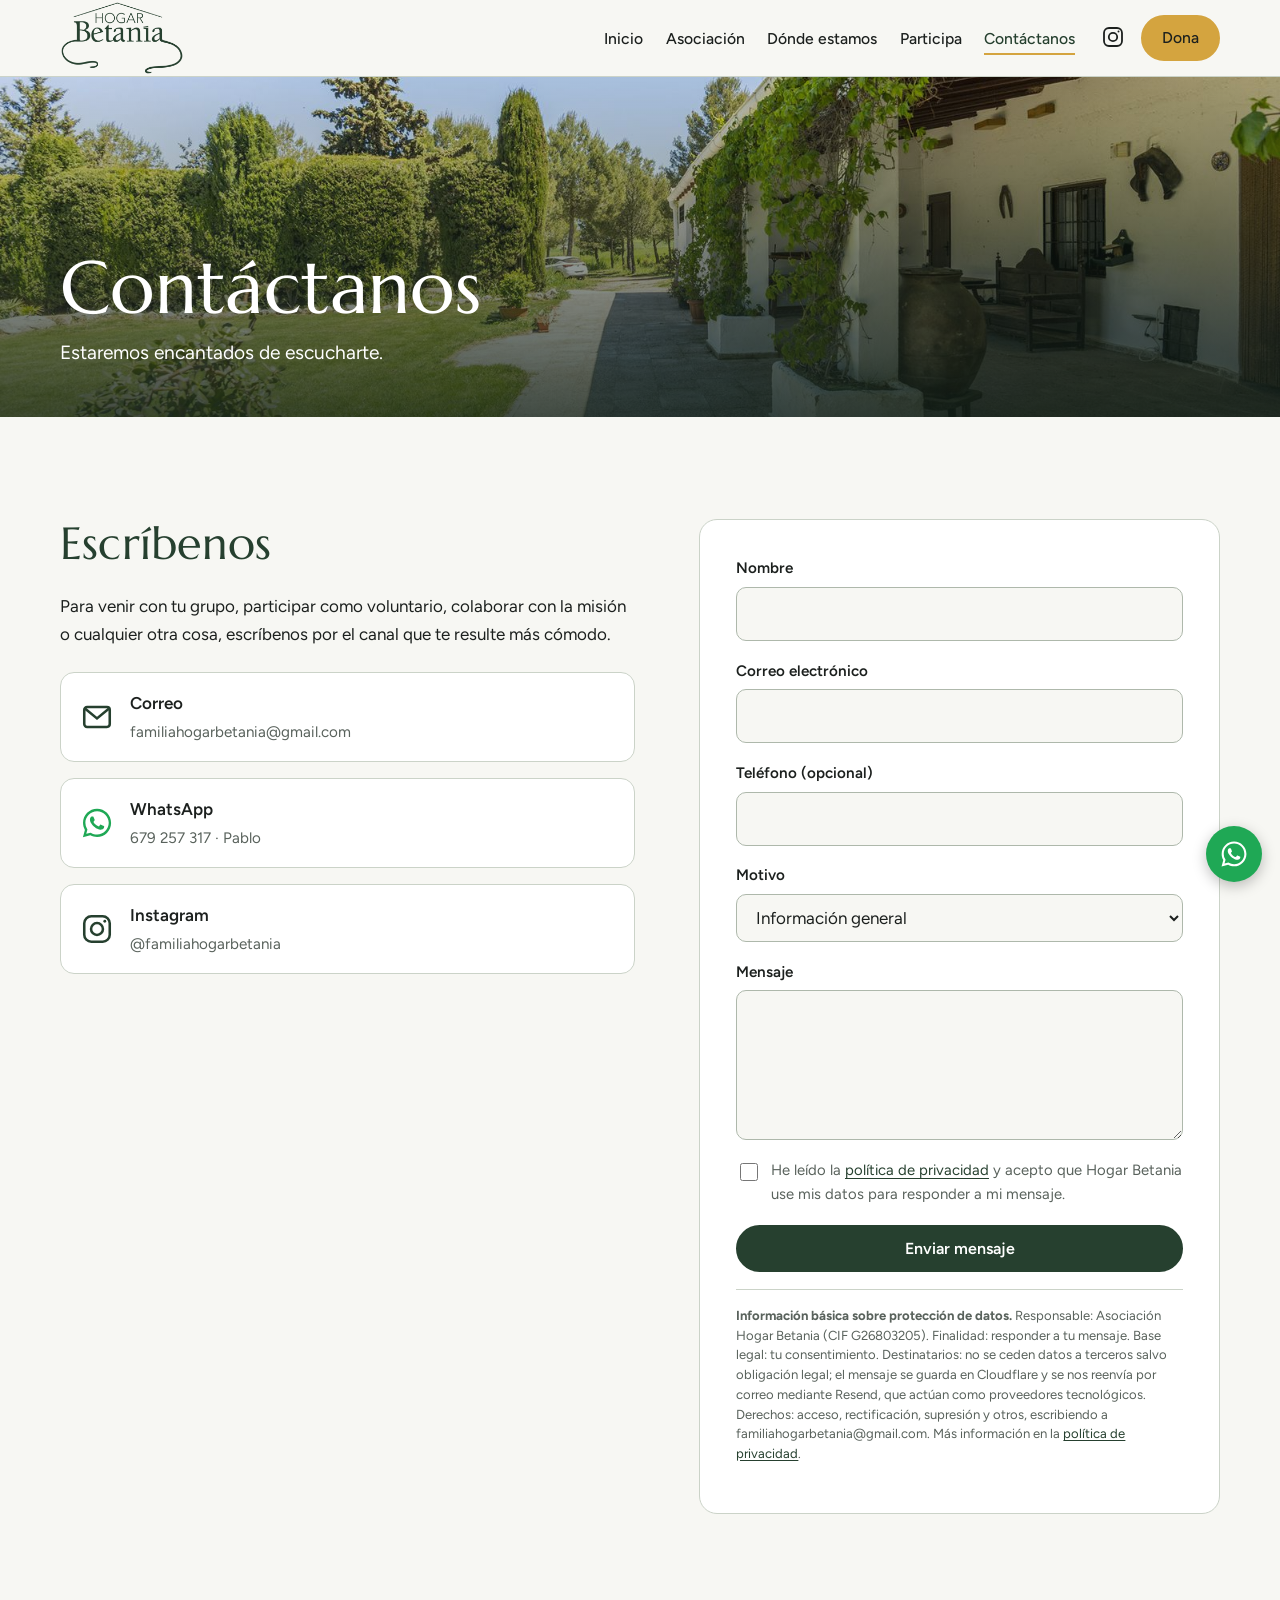
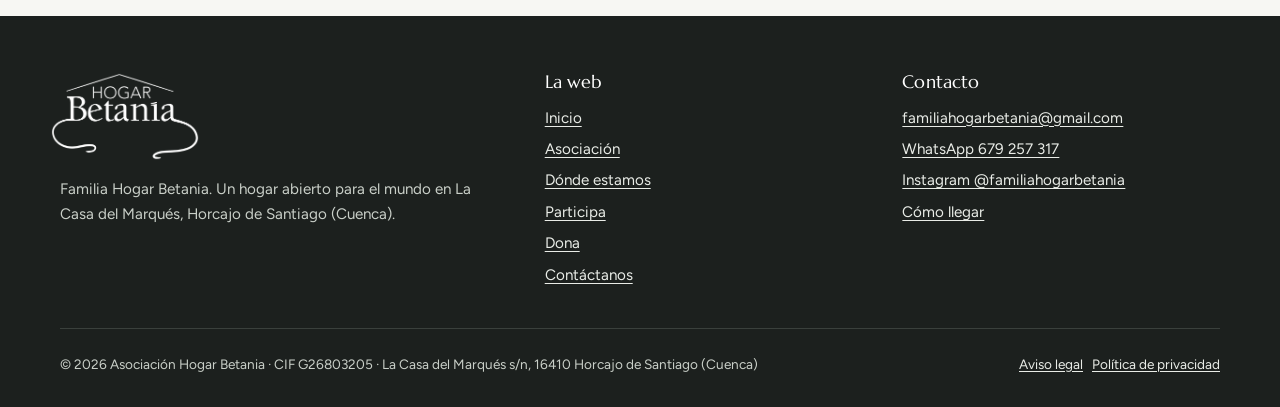
<file: contacto.html>
<!doctype html>
<html lang="es">
<head>
  <meta charset="utf-8">
  <meta name="viewport" content="width=device-width, initial-scale=1">
  <title>Contáctanos · Familia Hogar Betania</title>
  <meta name="description" content="Escríbenos a familiahogarbetania@gmail.com, por WhatsApp al 679 257 317 o desde el formulario de contacto.">
  <link rel="canonical" href="https://familiahogarbetania.com/contacto">
  <meta property="og:type" content="website">
  <meta property="og:site_name" content="Familia Hogar Betania">
  <meta property="og:title" content="Contáctanos · Familia Hogar Betania">
  <meta property="og:description" content="Escríbenos a familiahogarbetania@gmail.com, por WhatsApp al 679 257 317 o desde el formulario de contacto.">
  <meta property="og:image" content="https://familiahogarbetania.com/img/compartir.jpg">
  <meta property="og:image:width" content="1200">
  <meta property="og:image:height" content="630">
  <meta property="og:image:alt" content="Hogar Betania: vista aérea de la finca">
  <meta property="og:locale" content="es_ES">
  <meta name="twitter:card" content="summary_large_image">
  <meta property="og:url" content="https://familiahogarbetania.com/contacto">
  <meta name="theme-color" content="#26402F">
  <link rel="icon" href="img/favicon.png" type="image/png">
  <link rel="apple-touch-icon" href="img/favicon.png">
  <link rel="preconnect" href="https://fonts.googleapis.com">
  <link rel="preconnect" href="https://fonts.gstatic.com" crossorigin>
  <link href="https://fonts.googleapis.com/css2?family=Figtree:wght@400;500;600;700&family=Marcellus&display=swap" rel="stylesheet">
  <link rel="stylesheet" href="css/estilos.css">
</head>
<body>
  <a class="saltar" href="#contenido">Saltar al contenido</a>

  <header class="cabecera">
    <div class="contenedor">
      <a class="marca" href="/">
        <img src="img/logo.png" alt="Familia Hogar Betania" width="110" height="65">
      </a>
      <button class="abrir-menu" aria-controls="menu" aria-expanded="false" aria-label="Abrir menú"><svg viewBox="0 0 24 24" fill="none" stroke="currentColor" stroke-width="2" aria-hidden="true"><path d="M4 7h16M4 12h16M4 17h16"/></svg></button>
      <nav class="menu" id="menu" aria-label="Menú principal">
        <ul>
          <li><a href="/">Inicio</a></li>
          <li><a href="/asociacion">Asociación</a></li>
          <li><a href="/donde-estamos">Dónde estamos</a></li>
          <li><a href="/participa">Participa</a></li>
          <li><a href="/contacto" aria-current="page">Contáctanos</a></li>
        </ul>
        <div class="acciones">
          <a class="icono-ig" href="https://www.instagram.com/familiahogarbetania/" target="_blank" rel="noopener" aria-label="Instagram de Familia Hogar Betania"><svg viewBox="0 0 24 24" fill="none" stroke="currentColor" stroke-width="1.8" aria-hidden="true"><rect x="3" y="3" width="18" height="18" rx="5"/><circle cx="12" cy="12" r="4.2"/><circle cx="17.5" cy="6.5" r="1" fill="currentColor" stroke="none"/></svg></a>
          <a class="boton trigo" href="/dona">Dona</a>
        </div>
      </nav>
    </div>
  </header>

  <main id="contenido">

    <section class="cabecera-pagina">
      <img src="img/contacto-cabecera.jpg" alt="">
      <div class="contenedor">
        <h1>Contáctanos</h1>
        <p>Estaremos encantados de escucharte.</p>
      </div>
    </section>

    <section class="seccion">
      <div class="contenedor duo" style="align-items:start">
        <div class="texto">
          <h2>Escríbenos</h2>
          <p>Para venir con tu grupo, participar como voluntario, colaborar con la misión o cualquier otra cosa, escríbenos por el canal que te resulte más cómodo.</p>
          <div class="canales">
            <a class="canal correo" href="mailto:familiahogarbetania@gmail.com"><svg viewBox="0 0 24 24" fill="none" stroke="currentColor" stroke-width="1.8" aria-hidden="true"><rect x="3" y="5" width="18" height="14" rx="2"/><path d="m3.5 6 8.5 7 8.5-7"/></svg><span><strong>Correo</strong><small>familiahogarbetania@gmail.com</small></span></a>
            <a class="canal whatsapp" href="https://wa.me/34679257317" target="_blank" rel="noopener"><svg viewBox="0 0 24 24" fill="currentColor" aria-hidden="true"><path d="M12.04 2C6.58 2 2.13 6.45 2.13 11.91c0 1.75.46 3.45 1.32 4.95L2.05 22l5.25-1.38c1.45.79 3.08 1.21 4.74 1.21 5.46 0 9.91-4.45 9.91-9.91C21.95 6.45 17.5 2 12.04 2Zm0 18.15c-1.48 0-2.93-.4-4.2-1.15l-.3-.18-3.12.82.83-3.04-.2-.31a8.2 8.2 0 0 1-1.26-4.38c0-4.54 3.7-8.24 8.25-8.24 4.54 0 8.24 3.7 8.24 8.24 0 4.55-3.7 8.24-8.24 8.24Zm4.52-6.16c-.25-.12-1.47-.72-1.69-.81-.23-.08-.39-.12-.56.13-.16.24-.64.8-.78.97-.14.16-.29.18-.54.06-.25-.12-1.05-.39-1.99-1.23-.74-.66-1.23-1.47-1.38-1.72-.14-.25-.02-.38.11-.5.11-.11.25-.29.37-.43.13-.15.17-.25.25-.41.08-.17.04-.31-.02-.43-.06-.12-.56-1.34-.76-1.84-.2-.48-.41-.42-.56-.43h-.48c-.17 0-.43.06-.66.31-.22.25-.86.85-.86 2.07 0 1.22.89 2.4 1.01 2.56.12.17 1.75 2.67 4.23 3.74.59.26 1.05.41 1.41.52.59.19 1.13.16 1.56.1.48-.07 1.47-.6 1.67-1.18.21-.58.21-1.07.15-1.18-.07-.1-.23-.16-.48-.28Z"/></svg><span><strong>WhatsApp</strong><small>679 257 317 · Pablo</small></span></a>
            <a class="canal instagram" href="https://www.instagram.com/familiahogarbetania/" target="_blank" rel="noopener"><svg viewBox="0 0 24 24" fill="none" stroke="currentColor" stroke-width="1.8" aria-hidden="true"><rect x="3" y="3" width="18" height="18" rx="5"/><circle cx="12" cy="12" r="4.2"/><circle cx="17.5" cy="6.5" r="1" fill="currentColor" stroke="none"/></svg><span><strong>Instagram</strong><small>@familiahogarbetania</small></span></a>
          </div>
        </div>

        <form class="formulario" action="/api/contacto" method="POST">
          <input class="oculto" type="text" name="_honey" tabindex="-1" autocomplete="off" aria-hidden="true">

          <div class="campo">
            <label for="nombre">Nombre</label>
            <input id="nombre" name="nombre" type="text" autocomplete="name" required>
          </div>
          <div class="campo">
            <label for="email">Correo electrónico</label>
            <input id="email" name="email" type="email" autocomplete="email" required>
          </div>
          <div class="campo">
            <label for="telefono">Teléfono (opcional)</label>
            <input id="telefono" name="telefono" type="tel" autocomplete="tel">
          </div>
          <div class="campo">
            <label for="motivo">Motivo</label>
            <select id="motivo" name="motivo">
              <option>Información general</option>
              <option>Estancia de grupo</option>
              <option>Voluntario</option>
              <option>Amigo de Hogar Betania</option>
              <option>Donación</option>
              <option>Otro</option>
            </select>
          </div>
          <div class="campo">
            <label for="mensaje">Mensaje</label>
            <textarea id="mensaje" name="mensaje" required></textarea>
          </div>
          <label class="casilla">
            <input type="checkbox" name="acepta_privacidad" value="Sí" required>
            <span>He leído la <a href="/privacidad" target="_blank">política de privacidad</a> y acepto que Hogar Betania use mis datos para responder a mi mensaje.</span>
          </label>
          <p class="aviso-form error" id="aviso-error" hidden>No se ha podido enviar el mensaje. Revisa que has rellenado nombre, correo y mensaje, y que has aceptado la política de privacidad. Si sigue fallando, escríbenos a <a href="mailto:familiahogarbetania@gmail.com">familiahogarbetania@gmail.com</a> o por <a href="https://wa.me/34679257317">WhatsApp</a>.</p>
          <button class="boton" type="submit">Enviar mensaje</button>
          <p class="info-rgpd"><strong>Información básica sobre protección de datos.</strong> Responsable: Asociación Hogar Betania (CIF G26803205). Finalidad: responder a tu mensaje. Base legal: tu consentimiento. Destinatarios: no se ceden datos a terceros salvo obligación legal; el mensaje se guarda en Cloudflare y se nos reenvía por correo mediante Resend, que actúan como proveedores tecnológicos. Derechos: acceso, rectificación, supresión y otros, escribiendo a familiahogarbetania@gmail.com. Más información en la <a href="/privacidad">política de privacidad</a>.</p>
        </form>
      </div>
    </section>
  </main>

  <footer class="pie">
    <div class="contenedor">
      <div class="columnas">
        <div>
          <img src="img/logo-blanco.png" alt="Logotipo de Hogar Betania" width="150" height="89">
          <p>Familia Hogar Betania. Un hogar abierto para el mundo en La Casa del Marqués, Horcajo de Santiago (Cuenca).</p>
        </div>
        <div>
          <h2>La web</h2>
          <ul>
            <li><a href="/">Inicio</a></li>
            <li><a href="/asociacion">Asociación</a></li>
            <li><a href="/donde-estamos">Dónde estamos</a></li>
            <li><a href="/participa">Participa</a></li>
            <li><a href="/dona">Dona</a></li>
            <li><a href="/contacto">Contáctanos</a></li>
          </ul>
        </div>
        <div>
          <h2>Contacto</h2>
          <ul>
            <li><a href="mailto:familiahogarbetania@gmail.com">familiahogarbetania@gmail.com</a></li>
            <li><a href="https://wa.me/34679257317" target="_blank" rel="noopener">WhatsApp 679 257 317</a></li>
            <li><a href="https://www.instagram.com/familiahogarbetania/" target="_blank" rel="noopener">Instagram @familiahogarbetania</a></li>
            <li><a href="https://maps.google.com/?cid=15795830593650024821" target="_blank" rel="noopener">Cómo llegar</a></li>
          </ul>
        </div>
      </div>
      <div class="legal-pie">
        <span>© <span data-anio>2026</span> Asociación Hogar Betania · CIF G26803205 · La Casa del Marqués s/n, 16410 Horcajo de Santiago (Cuenca)</span>
        <span><a href="/aviso-legal">Aviso legal</a> &nbsp; <a href="/privacidad">Política de privacidad</a></span>
      </div>
    </div>
  </footer>

  <a class="whatsapp-flotante" href="https://wa.me/34679257317" target="_blank" rel="noopener" aria-label="Escríbenos por WhatsApp"><svg viewBox="0 0 24 24" fill="currentColor" aria-hidden="true"><path d="M12.04 2C6.58 2 2.13 6.45 2.13 11.91c0 1.75.46 3.45 1.32 4.95L2.05 22l5.25-1.38c1.45.79 3.08 1.21 4.74 1.21 5.46 0 9.91-4.45 9.91-9.91C21.95 6.45 17.5 2 12.04 2Zm0 18.15c-1.48 0-2.93-.4-4.2-1.15l-.3-.18-3.12.82.83-3.04-.2-.31a8.2 8.2 0 0 1-1.26-4.38c0-4.54 3.7-8.24 8.25-8.24 4.54 0 8.24 3.7 8.24 8.24 0 4.55-3.7 8.24-8.24 8.24Zm4.52-6.16c-.25-.12-1.47-.72-1.69-.81-.23-.08-.39-.12-.56.13-.16.24-.64.8-.78.97-.14.16-.29.18-.54.06-.25-.12-1.05-.39-1.99-1.23-.74-.66-1.23-1.47-1.38-1.72-.14-.25-.02-.38.11-.5.11-.11.25-.29.37-.43.13-.15.17-.25.25-.41.08-.17.04-.31-.02-.43-.06-.12-.56-1.34-.76-1.84-.2-.48-.41-.42-.56-.43h-.48c-.17 0-.43.06-.66.31-.22.25-.86.85-.86 2.07 0 1.22.89 2.4 1.01 2.56.12.17 1.75 2.67 4.23 3.74.59.26 1.05.41 1.41.52.59.19 1.13.16 1.56.1.48-.07 1.47-.6 1.67-1.18.21-.58.21-1.07.15-1.18-.07-.1-.23-.16-.48-.28Z"/></svg></a>

  <script src="js/web.js"></script>
</body>
</html>
</file>
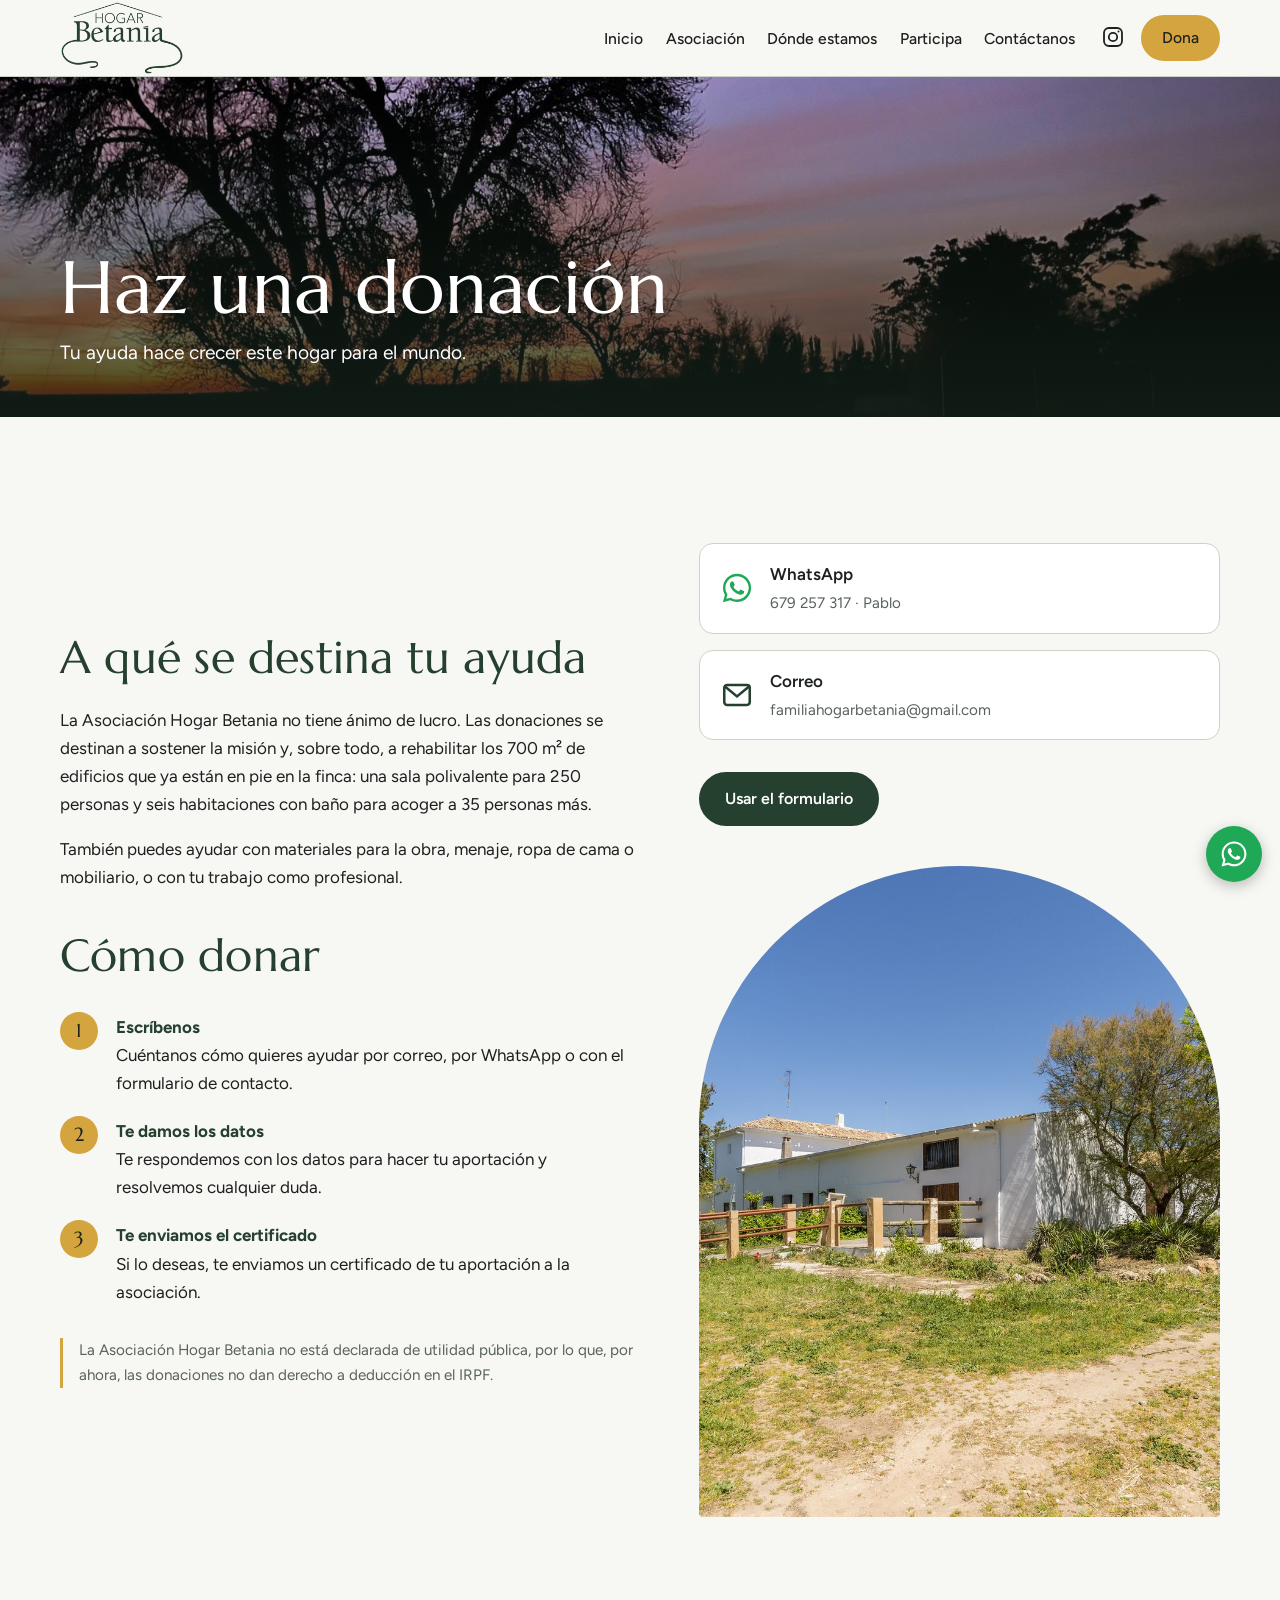
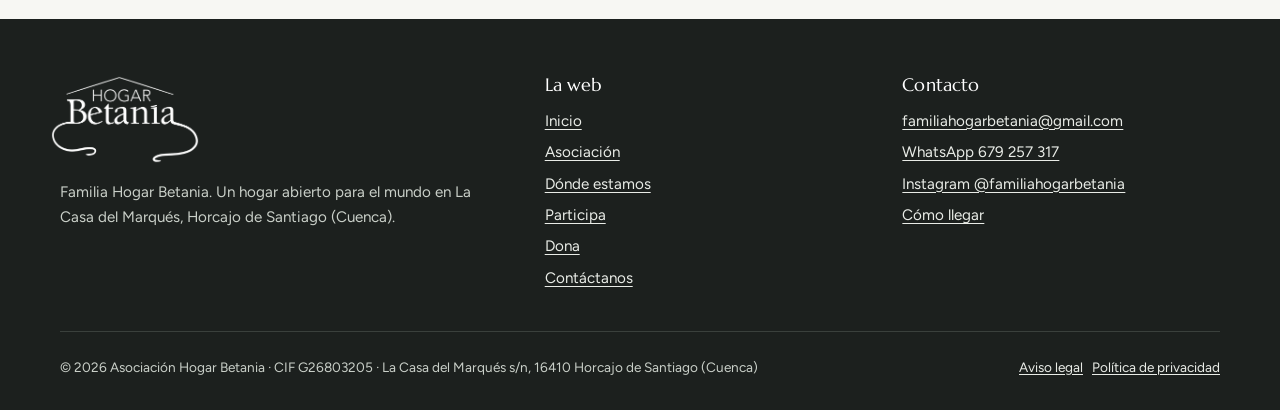
<file: dona.html>
<!doctype html>
<html lang="es">
<head>
  <meta charset="utf-8">
  <meta name="viewport" content="width=device-width, initial-scale=1">
  <title>Dona · Familia Hogar Betania</title>
  <meta name="description" content="Cómo hacer una donación a la Asociación Hogar Betania para ayudar a su misión y a la rehabilitación de la casa.">
  <link rel="canonical" href="https://familiahogarbetania.com/dona">
  <meta property="og:type" content="website">
  <meta property="og:site_name" content="Familia Hogar Betania">
  <meta property="og:title" content="Dona · Familia Hogar Betania">
  <meta property="og:description" content="Cómo hacer una donación a la Asociación Hogar Betania para ayudar a su misión y a la rehabilitación de la casa.">
  <meta property="og:image" content="https://familiahogarbetania.com/img/compartir.jpg">
  <meta property="og:image:width" content="1200">
  <meta property="og:image:height" content="630">
  <meta property="og:image:alt" content="Hogar Betania: vista aérea de la finca">
  <meta property="og:locale" content="es_ES">
  <meta name="twitter:card" content="summary_large_image">
  <meta property="og:url" content="https://familiahogarbetania.com/dona">
  <meta name="theme-color" content="#26402F">
  <link rel="icon" href="img/favicon.png" type="image/png">
  <link rel="apple-touch-icon" href="img/favicon.png">
  <link rel="preconnect" href="https://fonts.googleapis.com">
  <link rel="preconnect" href="https://fonts.gstatic.com" crossorigin>
  <link href="https://fonts.googleapis.com/css2?family=Figtree:wght@400;500;600;700&family=Marcellus&display=swap" rel="stylesheet">
  <link rel="stylesheet" href="css/estilos.css">
</head>
<body>
  <a class="saltar" href="#contenido">Saltar al contenido</a>

  <header class="cabecera">
    <div class="contenedor">
      <a class="marca" href="/">
        <img src="img/logo.png" alt="Familia Hogar Betania" width="110" height="65">
      </a>
      <button class="abrir-menu" aria-controls="menu" aria-expanded="false" aria-label="Abrir menú"><svg viewBox="0 0 24 24" fill="none" stroke="currentColor" stroke-width="2" aria-hidden="true"><path d="M4 7h16M4 12h16M4 17h16"/></svg></button>
      <nav class="menu" id="menu" aria-label="Menú principal">
        <ul>
          <li><a href="/">Inicio</a></li>
          <li><a href="/asociacion">Asociación</a></li>
          <li><a href="/donde-estamos">Dónde estamos</a></li>
          <li><a href="/participa">Participa</a></li>
          <li><a href="/contacto">Contáctanos</a></li>
        </ul>
        <div class="acciones">
          <a class="icono-ig" href="https://www.instagram.com/familiahogarbetania/" target="_blank" rel="noopener" aria-label="Instagram de Familia Hogar Betania"><svg viewBox="0 0 24 24" fill="none" stroke="currentColor" stroke-width="1.8" aria-hidden="true"><rect x="3" y="3" width="18" height="18" rx="5"/><circle cx="12" cy="12" r="4.2"/><circle cx="17.5" cy="6.5" r="1" fill="currentColor" stroke="none"/></svg></a>
          <a class="boton trigo" href="/dona" aria-current="page">Dona</a>
        </div>
      </nav>
    </div>
  </header>

  <main id="contenido">

    <section class="cabecera-pagina">
      <img src="img/dona-cabecera.jpg" alt="">
      <div class="contenedor">
        <h1>Haz una donación</h1>
        <p>Tu ayuda hace crecer este hogar para el mundo.</p>
      </div>
    </section>

    <section class="seccion">
      <div class="contenedor duo">
        <div class="texto">
          <h2>A qué se destina tu ayuda</h2>
          <p>La Asociación Hogar Betania no tiene ánimo de lucro. Las donaciones se destinan a sostener la misión y, sobre todo, a rehabilitar los 700 m² de edificios que ya están en pie en la finca: una sala polivalente para 250 personas y seis habitaciones con baño para acoger a 35 personas más.</p>
          <p>También puedes ayudar con materiales para la obra, menaje, ropa de cama o mobiliario, o con tu trabajo como profesional.</p>

          <h2 style="margin-top:2.5rem">Cómo donar</h2>
          <ol class="pasos">
            <li><strong>Escríbenos</strong>Cuéntanos cómo quieres ayudar por correo, por WhatsApp o con el formulario de contacto.</li>
            <li><strong>Te damos los datos</strong>Te respondemos con los datos para hacer tu aportación y resolvemos cualquier duda.</li>
            <li><strong>Te enviamos el certificado</strong>Si lo deseas, te enviamos un certificado de tu aportación a la asociación.</li>
          </ol>
          <p class="nota">La Asociación Hogar Betania no está declarada de utilidad pública, por lo que, por ahora, las donaciones no dan derecho a deducción en el IRPF.</p>
        </div>
        <div>
          <div class="canales">
            <a class="canal whatsapp" href="https://wa.me/34679257317?text=Hola%2C%20me%20gustar%C3%ADa%20hacer%20una%20donaci%C3%B3n%20a%20Hogar%20Betania" target="_blank" rel="noopener"><svg viewBox="0 0 24 24" fill="currentColor" aria-hidden="true"><path d="M12.04 2C6.58 2 2.13 6.45 2.13 11.91c0 1.75.46 3.45 1.32 4.95L2.05 22l5.25-1.38c1.45.79 3.08 1.21 4.74 1.21 5.46 0 9.91-4.45 9.91-9.91C21.95 6.45 17.5 2 12.04 2Zm0 18.15c-1.48 0-2.93-.4-4.2-1.15l-.3-.18-3.12.82.83-3.04-.2-.31a8.2 8.2 0 0 1-1.26-4.38c0-4.54 3.7-8.24 8.25-8.24 4.54 0 8.24 3.7 8.24 8.24 0 4.55-3.7 8.24-8.24 8.24Zm4.52-6.16c-.25-.12-1.47-.72-1.69-.81-.23-.08-.39-.12-.56.13-.16.24-.64.8-.78.97-.14.16-.29.18-.54.06-.25-.12-1.05-.39-1.99-1.23-.74-.66-1.23-1.47-1.38-1.72-.14-.25-.02-.38.11-.5.11-.11.25-.29.37-.43.13-.15.17-.25.25-.41.08-.17.04-.31-.02-.43-.06-.12-.56-1.34-.76-1.84-.2-.48-.41-.42-.56-.43h-.48c-.17 0-.43.06-.66.31-.22.25-.86.85-.86 2.07 0 1.22.89 2.4 1.01 2.56.12.17 1.75 2.67 4.23 3.74.59.26 1.05.41 1.41.52.59.19 1.13.16 1.56.1.48-.07 1.47-.6 1.67-1.18.21-.58.21-1.07.15-1.18-.07-.1-.23-.16-.48-.28Z"/></svg><span><strong>WhatsApp</strong><small>679 257 317 · Pablo</small></span></a>
            <a class="canal correo" href="mailto:familiahogarbetania@gmail.com?subject=Donaci%C3%B3n%20a%20Hogar%20Betania"><svg viewBox="0 0 24 24" fill="none" stroke="currentColor" stroke-width="1.8" aria-hidden="true"><rect x="3" y="5" width="18" height="14" rx="2"/><path d="m3.5 6 8.5 7 8.5-7"/></svg><span><strong>Correo</strong><small>familiahogarbetania@gmail.com</small></span></a>
          </div>
          <a class="boton" href="/contacto?motivo=Donación">Usar el formulario</a>
          <figure class="arco" style="margin:2.5rem 0 0">
            <img src="img/obra.jpg" alt="Edificios de la finca" loading="lazy">
          </figure>
        </div>
      </div>
    </section>
  </main>

  <footer class="pie">
    <div class="contenedor">
      <div class="columnas">
        <div>
          <img src="img/logo-blanco.png" alt="Logotipo de Hogar Betania" width="150" height="89">
          <p>Familia Hogar Betania. Un hogar abierto para el mundo en La Casa del Marqués, Horcajo de Santiago (Cuenca).</p>
        </div>
        <div>
          <h2>La web</h2>
          <ul>
            <li><a href="/">Inicio</a></li>
            <li><a href="/asociacion">Asociación</a></li>
            <li><a href="/donde-estamos">Dónde estamos</a></li>
            <li><a href="/participa">Participa</a></li>
            <li><a href="/dona">Dona</a></li>
            <li><a href="/contacto">Contáctanos</a></li>
          </ul>
        </div>
        <div>
          <h2>Contacto</h2>
          <ul>
            <li><a href="mailto:familiahogarbetania@gmail.com">familiahogarbetania@gmail.com</a></li>
            <li><a href="https://wa.me/34679257317" target="_blank" rel="noopener">WhatsApp 679 257 317</a></li>
            <li><a href="https://www.instagram.com/familiahogarbetania/" target="_blank" rel="noopener">Instagram @familiahogarbetania</a></li>
            <li><a href="https://maps.google.com/?cid=15795830593650024821" target="_blank" rel="noopener">Cómo llegar</a></li>
          </ul>
        </div>
      </div>
      <div class="legal-pie">
        <span>© <span data-anio>2026</span> Asociación Hogar Betania · CIF G26803205 · La Casa del Marqués s/n, 16410 Horcajo de Santiago (Cuenca)</span>
        <span><a href="/aviso-legal">Aviso legal</a> &nbsp; <a href="/privacidad">Política de privacidad</a></span>
      </div>
    </div>
  </footer>

  <a class="whatsapp-flotante" href="https://wa.me/34679257317" target="_blank" rel="noopener" aria-label="Escríbenos por WhatsApp"><svg viewBox="0 0 24 24" fill="currentColor" aria-hidden="true"><path d="M12.04 2C6.58 2 2.13 6.45 2.13 11.91c0 1.75.46 3.45 1.32 4.95L2.05 22l5.25-1.38c1.45.79 3.08 1.21 4.74 1.21 5.46 0 9.91-4.45 9.91-9.91C21.95 6.45 17.5 2 12.04 2Zm0 18.15c-1.48 0-2.93-.4-4.2-1.15l-.3-.18-3.12.82.83-3.04-.2-.31a8.2 8.2 0 0 1-1.26-4.38c0-4.54 3.7-8.24 8.25-8.24 4.54 0 8.24 3.7 8.24 8.24 0 4.55-3.7 8.24-8.24 8.24Zm4.52-6.16c-.25-.12-1.47-.72-1.69-.81-.23-.08-.39-.12-.56.13-.16.24-.64.8-.78.97-.14.16-.29.18-.54.06-.25-.12-1.05-.39-1.99-1.23-.74-.66-1.23-1.47-1.38-1.72-.14-.25-.02-.38.11-.5.11-.11.25-.29.37-.43.13-.15.17-.25.25-.41.08-.17.04-.31-.02-.43-.06-.12-.56-1.34-.76-1.84-.2-.48-.41-.42-.56-.43h-.48c-.17 0-.43.06-.66.31-.22.25-.86.85-.86 2.07 0 1.22.89 2.4 1.01 2.56.12.17 1.75 2.67 4.23 3.74.59.26 1.05.41 1.41.52.59.19 1.13.16 1.56.1.48-.07 1.47-.6 1.67-1.18.21-.58.21-1.07.15-1.18-.07-.1-.23-.16-.48-.28Z"/></svg></a>

  <script src="js/web.js"></script>
</body>
</html>
</file>
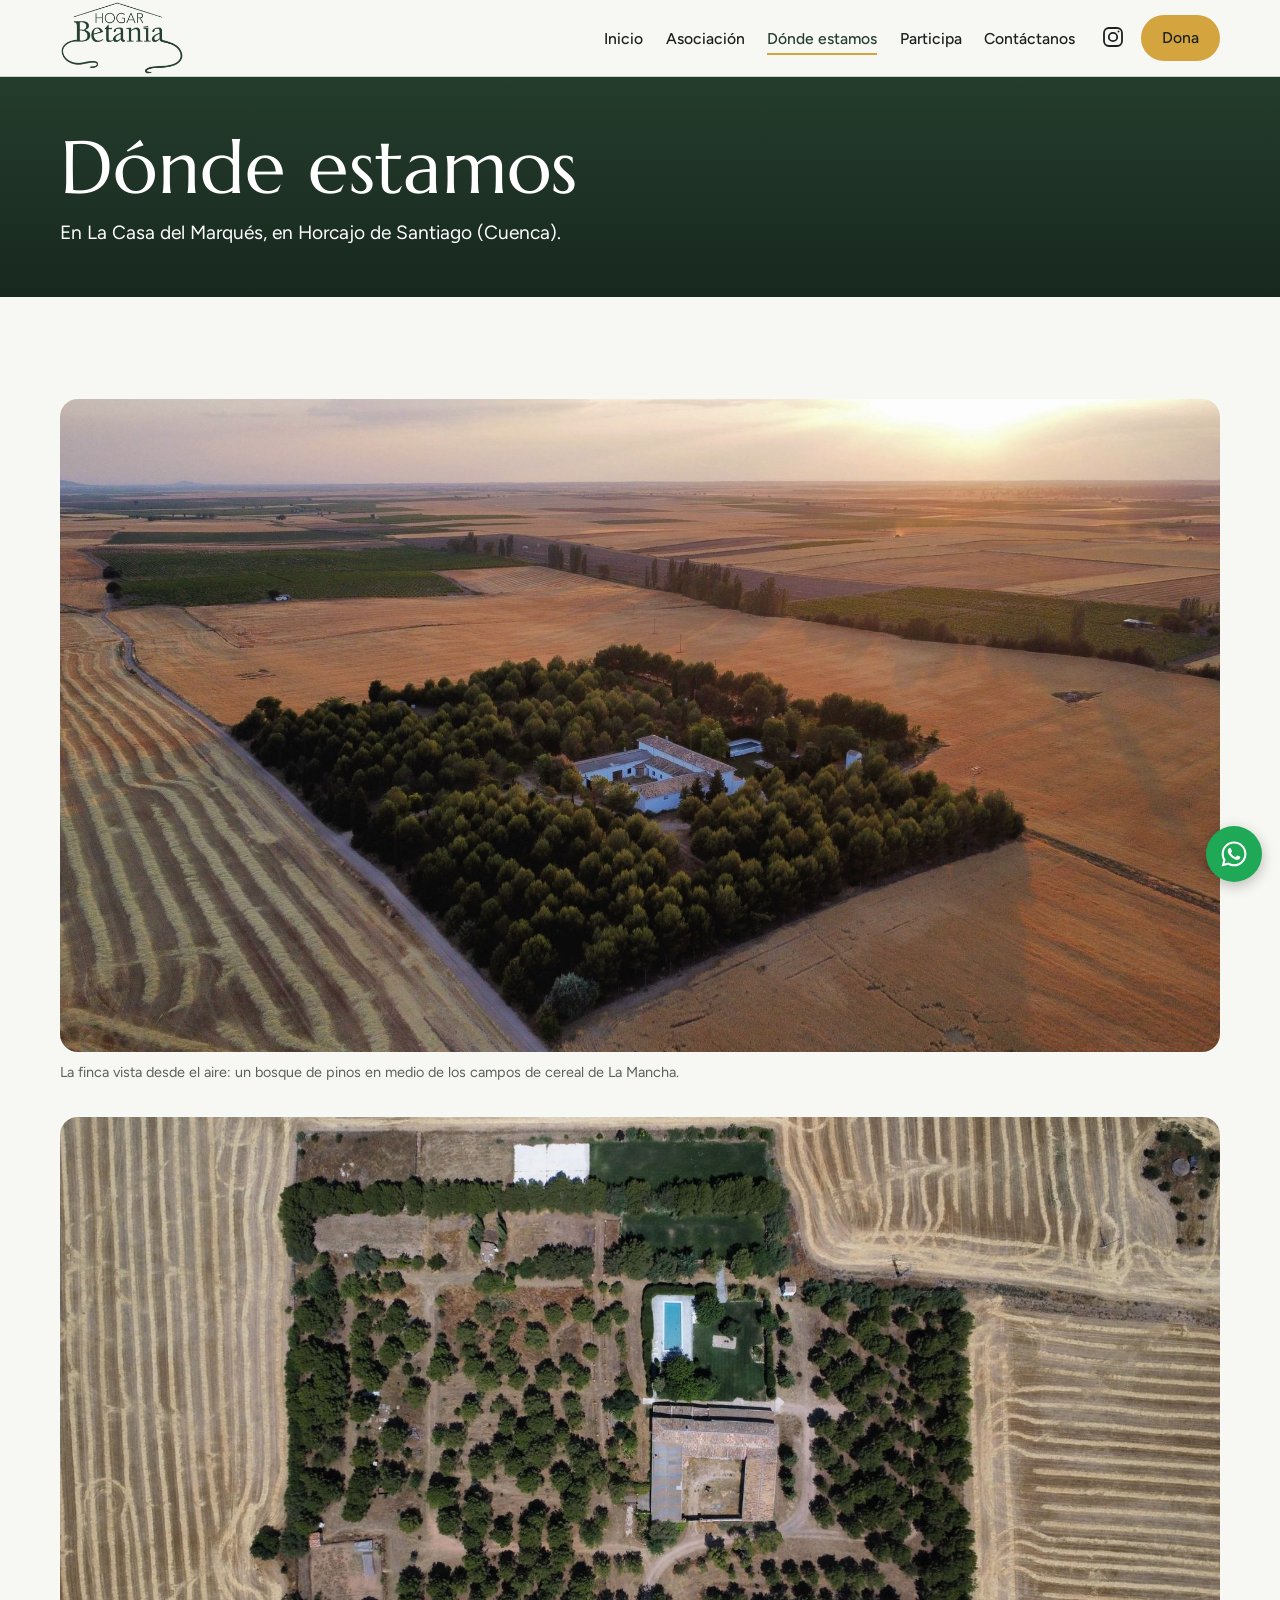
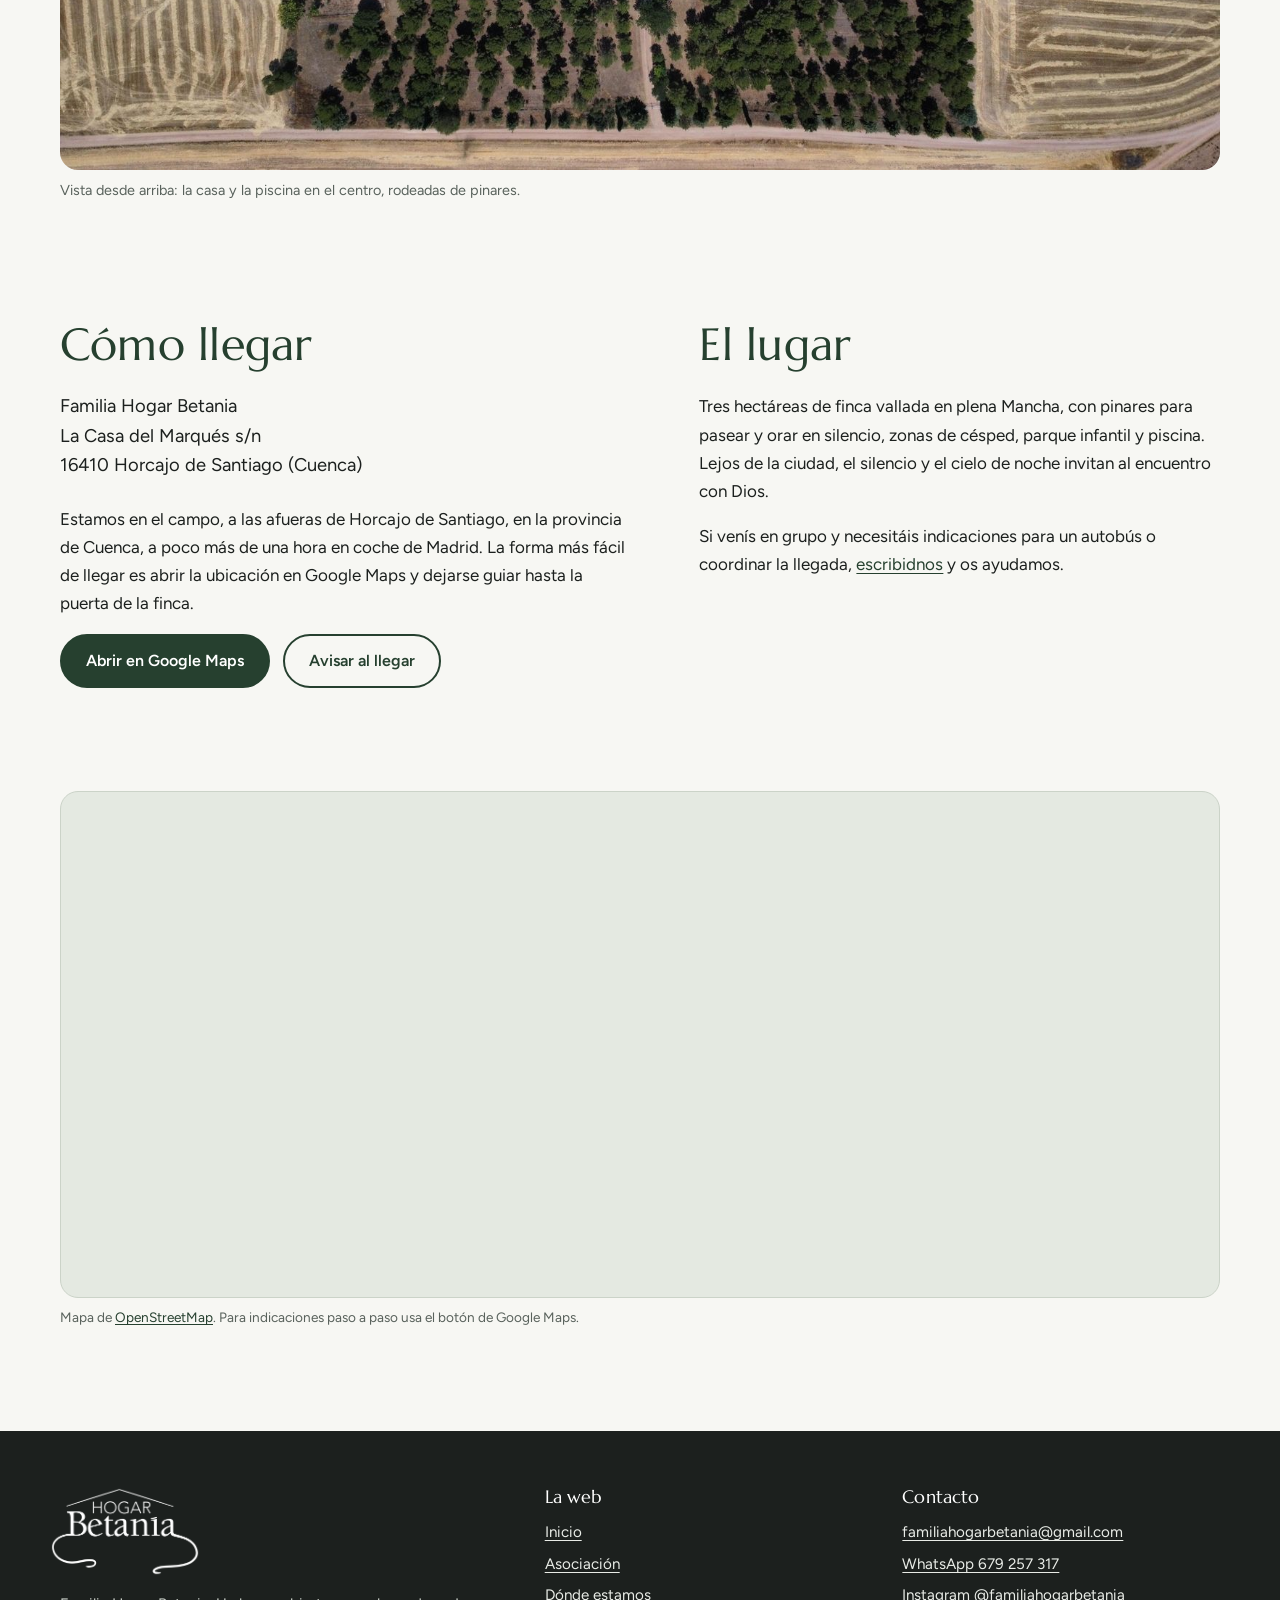
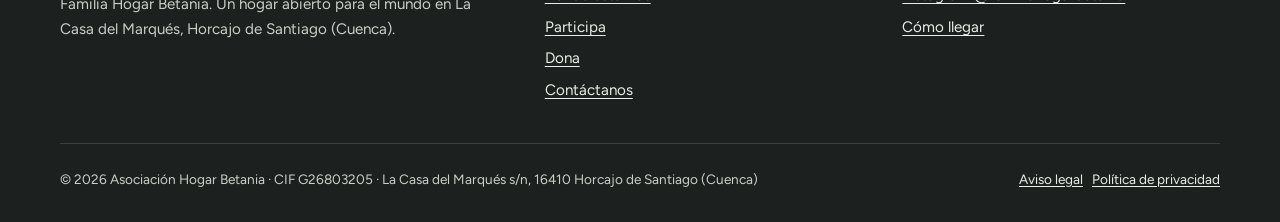
<file: donde-estamos.html>
<!doctype html>
<html lang="es">
<head>
  <meta charset="utf-8">
  <meta name="viewport" content="width=device-width, initial-scale=1">
  <title>Dónde estamos · Familia Hogar Betania · Horcajo de Santiago (Cuenca)</title>
  <meta name="description" content="Hogar Betania está en La Casa del Marqués, una finca de 3 hectáreas con pinares en Horcajo de Santiago (Cuenca), en plena Mancha.">
  <link rel="canonical" href="https://familiahogarbetania.com/donde-estamos">
  <meta property="og:type" content="website">
  <meta property="og:site_name" content="Familia Hogar Betania">
  <meta property="og:title" content="Dónde estamos · Familia Hogar Betania">
  <meta property="og:description" content="Hogar Betania está en La Casa del Marqués, una finca de 3 hectáreas con pinares en Horcajo de Santiago (Cuenca), en plena Mancha.">
  <meta property="og:image" content="https://familiahogarbetania.com/img/compartir.jpg">
  <meta property="og:image:width" content="1200">
  <meta property="og:image:height" content="630">
  <meta property="og:image:alt" content="Hogar Betania: vista aérea de la finca">
  <meta property="og:locale" content="es_ES">
  <meta name="twitter:card" content="summary_large_image">
  <meta property="og:url" content="https://familiahogarbetania.com/donde-estamos">
  <meta name="theme-color" content="#26402F">
  <link rel="icon" href="img/favicon.png" type="image/png">
  <link rel="apple-touch-icon" href="img/favicon.png">
  <link rel="preconnect" href="https://fonts.googleapis.com">
  <link rel="preconnect" href="https://fonts.gstatic.com" crossorigin>
  <link href="https://fonts.googleapis.com/css2?family=Figtree:wght@400;500;600;700&family=Marcellus&display=swap" rel="stylesheet">
  <link rel="stylesheet" href="css/estilos.css">
</head>
<body>
  <a class="saltar" href="#contenido">Saltar al contenido</a>

  <header class="cabecera">
    <div class="contenedor">
      <a class="marca" href="/">
        <img src="img/logo.png" alt="Familia Hogar Betania" width="110" height="65">
      </a>
      <button class="abrir-menu" aria-controls="menu" aria-expanded="false" aria-label="Abrir menú"><svg viewBox="0 0 24 24" fill="none" stroke="currentColor" stroke-width="2" aria-hidden="true"><path d="M4 7h16M4 12h16M4 17h16"/></svg></button>
      <nav class="menu" id="menu" aria-label="Menú principal">
        <ul>
          <li><a href="/">Inicio</a></li>
          <li><a href="/asociacion">Asociación</a></li>
          <li><a href="/donde-estamos" aria-current="page">Dónde estamos</a></li>
          <li><a href="/participa">Participa</a></li>
          <li><a href="/contacto">Contáctanos</a></li>
        </ul>
        <div class="acciones">
          <a class="icono-ig" href="https://www.instagram.com/familiahogarbetania/" target="_blank" rel="noopener" aria-label="Instagram de Familia Hogar Betania"><svg viewBox="0 0 24 24" fill="none" stroke="currentColor" stroke-width="1.8" aria-hidden="true"><rect x="3" y="3" width="18" height="18" rx="5"/><circle cx="12" cy="12" r="4.2"/><circle cx="17.5" cy="6.5" r="1" fill="currentColor" stroke="none"/></svg></a>
          <a class="boton trigo" href="/dona">Dona</a>
        </div>
      </nav>
    </div>
  </header>

  <main id="contenido">

    <section class="cabecera-pagina sencilla">
      <div class="contenedor">
        <h1>Dónde estamos</h1>
        <p>En La Casa del Marqués, en Horcajo de Santiago (Cuenca).</p>
      </div>
    </section>

    <section class="seccion">
      <div class="contenedor">
        <figure class="foto-aerea" style="margin:0">
          <img src="img/aerea.jpg" alt="Vista aérea de la finca La Casa del Marqués, sede de Hogar Betania">
        </figure>
        <p class="pie-foto">La finca vista desde el aire: un bosque de pinos en medio de los campos de cereal de La Mancha.</p>
        <figure class="foto-aerea" style="margin:2rem 0 0">
          <img src="img/aerea-cenital.jpg" alt="Vista cenital de la finca con la casa, la piscina y los pinares" loading="lazy">
        </figure>
        <p class="pie-foto">Vista desde arriba: la casa y la piscina en el centro, rodeadas de pinares.</p>
      </div>
    </section>

    <section class="seccion" style="padding-top:0">
      <div class="contenedor duo" style="align-items:start">
        <div class="texto">
          <h2>Cómo llegar</h2>
          <address class="direccion">
            Familia Hogar Betania<br>
            La Casa del Marqués s/n<br>
            16410 Horcajo de Santiago (Cuenca)
          </address>
          <p>Estamos en el campo, a las afueras de Horcajo de Santiago, en la provincia de Cuenca, a poco más de una hora en coche de Madrid. La forma más fácil de llegar es abrir la ubicación en Google Maps y dejarse guiar hasta la puerta de la finca.</p>
          <div class="botones">
            <a class="boton" href="https://maps.google.com/?cid=15795830593650024821" target="_blank" rel="noopener">Abrir en Google Maps</a>
            <a class="boton hueco" href="https://wa.me/34679257317" target="_blank" rel="noopener">Avisar al llegar</a>
          </div>
        </div>
        <div class="texto">
          <h2>El lugar</h2>
          <p>Tres hectáreas de finca vallada en plena Mancha, con pinares para pasear y orar en silencio, zonas de césped, parque infantil y piscina. Lejos de la ciudad, el silencio y el cielo de noche invitan al encuentro con Dios.</p>
          <p>Si venís en grupo y necesitáis indicaciones para un autobús o coordinar la llegada, <a href="/contacto">escribidnos</a> y os ayudamos.</p>
        </div>
      </div>
    </section>

    <section class="seccion" style="padding-top:0">
      <div class="contenedor">
        <figure class="mapa">
          <iframe title="Mapa con la ubicación de Hogar Betania" src="https://www.openstreetmap.org/export/embed.html?bbox=-3.0700%2C39.8020%2C-2.9870%2C39.8390&amp;layer=mapnik&amp;marker=39.82042%2C-3.02852" loading="lazy"></iframe>
          <figcaption>Mapa de <a href="https://www.openstreetmap.org/?mlat=39.82042&amp;mlon=-3.02852#map=14/39.82042/-3.02852" target="_blank" rel="noopener">OpenStreetMap</a>. Para indicaciones paso a paso usa el botón de Google Maps.</figcaption>
        </figure>
      </div>
    </section>
  </main>

  <footer class="pie">
    <div class="contenedor">
      <div class="columnas">
        <div>
          <img src="img/logo-blanco.png" alt="Logotipo de Hogar Betania" width="150" height="89">
          <p>Familia Hogar Betania. Un hogar abierto para el mundo en La Casa del Marqués, Horcajo de Santiago (Cuenca).</p>
        </div>
        <div>
          <h2>La web</h2>
          <ul>
            <li><a href="/">Inicio</a></li>
            <li><a href="/asociacion">Asociación</a></li>
            <li><a href="/donde-estamos">Dónde estamos</a></li>
            <li><a href="/participa">Participa</a></li>
            <li><a href="/dona">Dona</a></li>
            <li><a href="/contacto">Contáctanos</a></li>
          </ul>
        </div>
        <div>
          <h2>Contacto</h2>
          <ul>
            <li><a href="mailto:familiahogarbetania@gmail.com">familiahogarbetania@gmail.com</a></li>
            <li><a href="https://wa.me/34679257317" target="_blank" rel="noopener">WhatsApp 679 257 317</a></li>
            <li><a href="https://www.instagram.com/familiahogarbetania/" target="_blank" rel="noopener">Instagram @familiahogarbetania</a></li>
            <li><a href="https://maps.google.com/?cid=15795830593650024821" target="_blank" rel="noopener">Cómo llegar</a></li>
          </ul>
        </div>
      </div>
      <div class="legal-pie">
        <span>© <span data-anio>2026</span> Asociación Hogar Betania · CIF G26803205 · La Casa del Marqués s/n, 16410 Horcajo de Santiago (Cuenca)</span>
        <span><a href="/aviso-legal">Aviso legal</a> &nbsp; <a href="/privacidad">Política de privacidad</a></span>
      </div>
    </div>
  </footer>

  <a class="whatsapp-flotante" href="https://wa.me/34679257317" target="_blank" rel="noopener" aria-label="Escríbenos por WhatsApp"><svg viewBox="0 0 24 24" fill="currentColor" aria-hidden="true"><path d="M12.04 2C6.58 2 2.13 6.45 2.13 11.91c0 1.75.46 3.45 1.32 4.95L2.05 22l5.25-1.38c1.45.79 3.08 1.21 4.74 1.21 5.46 0 9.91-4.45 9.91-9.91C21.95 6.45 17.5 2 12.04 2Zm0 18.15c-1.48 0-2.93-.4-4.2-1.15l-.3-.18-3.12.82.83-3.04-.2-.31a8.2 8.2 0 0 1-1.26-4.38c0-4.54 3.7-8.24 8.25-8.24 4.54 0 8.24 3.7 8.24 8.24 0 4.55-3.7 8.24-8.24 8.24Zm4.52-6.16c-.25-.12-1.47-.72-1.69-.81-.23-.08-.39-.12-.56.13-.16.24-.64.8-.78.97-.14.16-.29.18-.54.06-.25-.12-1.05-.39-1.99-1.23-.74-.66-1.23-1.47-1.38-1.72-.14-.25-.02-.38.11-.5.11-.11.25-.29.37-.43.13-.15.17-.25.25-.41.08-.17.04-.31-.02-.43-.06-.12-.56-1.34-.76-1.84-.2-.48-.41-.42-.56-.43h-.48c-.17 0-.43.06-.66.31-.22.25-.86.85-.86 2.07 0 1.22.89 2.4 1.01 2.56.12.17 1.75 2.67 4.23 3.74.59.26 1.05.41 1.41.52.59.19 1.13.16 1.56.1.48-.07 1.47-.6 1.67-1.18.21-.58.21-1.07.15-1.18-.07-.1-.23-.16-.48-.28Z"/></svg></a>

  <script src="js/web.js"></script>
</body>
</html>
</file>
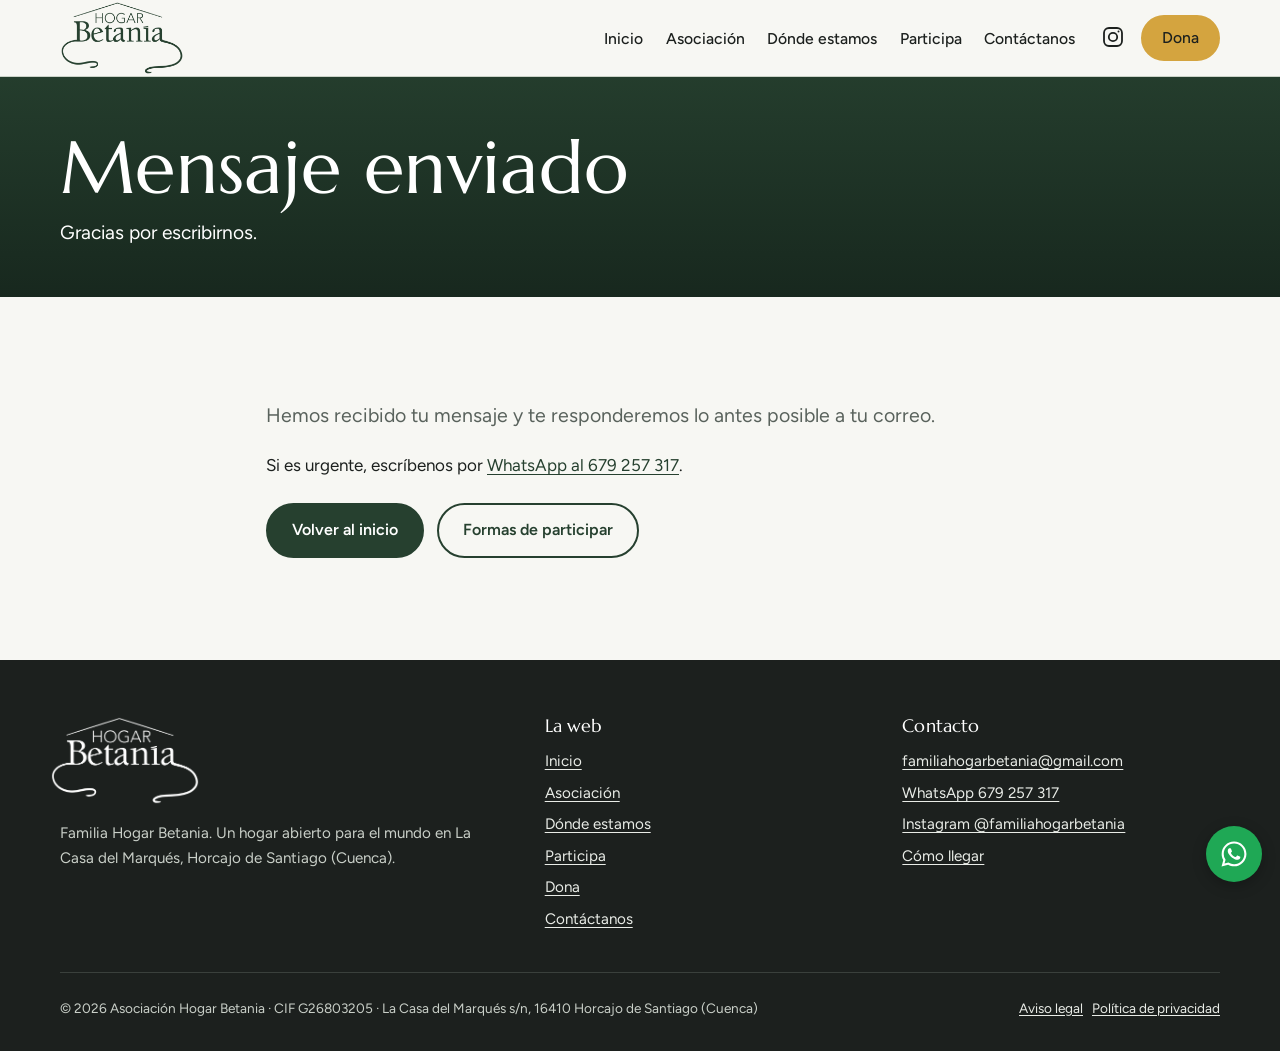
<file: gracias.html>
<!doctype html>
<html lang="es">
<head>
  <meta charset="utf-8">
  <meta name="viewport" content="width=device-width, initial-scale=1">
  <title>Mensaje enviado · Familia Hogar Betania</title>
  <meta name="robots" content="noindex">
  <meta name="description" content="Escríbenos a familiahogarbetania@gmail.com, por WhatsApp al 679 257 317 o desde el formulario de contacto.">
  <link rel="canonical" href="https://familiahogarbetania.com/contacto">
  <meta property="og:type" content="website">
  <meta property="og:site_name" content="Familia Hogar Betania">
  <meta property="og:title" content="Contáctanos · Familia Hogar Betania">
  <meta property="og:description" content="Escríbenos a familiahogarbetania@gmail.com, por WhatsApp al 679 257 317 o desde el formulario de contacto.">
  <meta property="og:image" content="https://familiahogarbetania.com/img/compartir.jpg">
  <meta property="og:image:width" content="1200">
  <meta property="og:image:height" content="630">
  <meta property="og:image:alt" content="Hogar Betania: vista aérea de la finca">
  <meta property="og:locale" content="es_ES">
  <meta name="twitter:card" content="summary_large_image">
  <meta property="og:url" content="https://familiahogarbetania.com/contacto">
  <meta name="theme-color" content="#26402F">
  <link rel="icon" href="img/favicon.png" type="image/png">
  <link rel="apple-touch-icon" href="img/favicon.png">
  <link rel="preconnect" href="https://fonts.googleapis.com">
  <link rel="preconnect" href="https://fonts.gstatic.com" crossorigin>
  <link href="https://fonts.googleapis.com/css2?family=Figtree:wght@400;500;600;700&family=Marcellus&display=swap" rel="stylesheet">
  <link rel="stylesheet" href="css/estilos.css">
</head>
<body>
  <a class="saltar" href="#contenido">Saltar al contenido</a>

  <header class="cabecera">
    <div class="contenedor">
      <a class="marca" href="/">
        <img src="img/logo.png" alt="Familia Hogar Betania" width="110" height="65">
      </a>
      <button class="abrir-menu" aria-controls="menu" aria-expanded="false" aria-label="Abrir menú"><svg viewBox="0 0 24 24" fill="none" stroke="currentColor" stroke-width="2" aria-hidden="true"><path d="M4 7h16M4 12h16M4 17h16"/></svg></button>
      <nav class="menu" id="menu" aria-label="Menú principal">
        <ul>
          <li><a href="/">Inicio</a></li>
          <li><a href="/asociacion">Asociación</a></li>
          <li><a href="/donde-estamos">Dónde estamos</a></li>
          <li><a href="/participa">Participa</a></li>
          <li><a href="/contacto">Contáctanos</a></li>
        </ul>
        <div class="acciones">
          <a class="icono-ig" href="https://www.instagram.com/familiahogarbetania/" target="_blank" rel="noopener" aria-label="Instagram de Familia Hogar Betania"><svg viewBox="0 0 24 24" fill="none" stroke="currentColor" stroke-width="1.8" aria-hidden="true"><rect x="3" y="3" width="18" height="18" rx="5"/><circle cx="12" cy="12" r="4.2"/><circle cx="17.5" cy="6.5" r="1" fill="currentColor" stroke="none"/></svg></a>
          <a class="boton trigo" href="/dona">Dona</a>
        </div>
      </nav>
    </div>
  </header>

  <main id="contenido">

    <section class="cabecera-pagina sencilla">
      <div class="contenedor">
        <h1>Mensaje enviado</h1>
        <p>Gracias por escribirnos.</p>
      </div>
    </section>

    <section class="seccion">
      <div class="contenedor texto">
        <p class="entradilla">Hemos recibido tu mensaje y te responderemos lo antes posible a tu correo.</p>
        <p>Si es urgente, escríbenos por <a href="https://wa.me/34679257317" target="_blank" rel="noopener">WhatsApp al 679 257 317</a>.</p>
        <div class="botones" style="margin-top:1.5rem">
          <a class="boton" href="/">Volver al inicio</a>
          <a class="boton hueco" href="/participa">Formas de participar</a>
        </div>
      </div>
    </section>
  </main>

  <footer class="pie">
    <div class="contenedor">
      <div class="columnas">
        <div>
          <img src="img/logo-blanco.png" alt="Logotipo de Hogar Betania" width="150" height="89">
          <p>Familia Hogar Betania. Un hogar abierto para el mundo en La Casa del Marqués, Horcajo de Santiago (Cuenca).</p>
        </div>
        <div>
          <h2>La web</h2>
          <ul>
            <li><a href="/">Inicio</a></li>
            <li><a href="/asociacion">Asociación</a></li>
            <li><a href="/donde-estamos">Dónde estamos</a></li>
            <li><a href="/participa">Participa</a></li>
            <li><a href="/dona">Dona</a></li>
            <li><a href="/contacto">Contáctanos</a></li>
          </ul>
        </div>
        <div>
          <h2>Contacto</h2>
          <ul>
            <li><a href="mailto:familiahogarbetania@gmail.com">familiahogarbetania@gmail.com</a></li>
            <li><a href="https://wa.me/34679257317" target="_blank" rel="noopener">WhatsApp 679 257 317</a></li>
            <li><a href="https://www.instagram.com/familiahogarbetania/" target="_blank" rel="noopener">Instagram @familiahogarbetania</a></li>
            <li><a href="https://maps.google.com/?cid=15795830593650024821" target="_blank" rel="noopener">Cómo llegar</a></li>
          </ul>
        </div>
      </div>
      <div class="legal-pie">
        <span>© <span data-anio>2026</span> Asociación Hogar Betania · CIF G26803205 · La Casa del Marqués s/n, 16410 Horcajo de Santiago (Cuenca)</span>
        <span><a href="/aviso-legal">Aviso legal</a> &nbsp; <a href="/privacidad">Política de privacidad</a></span>
      </div>
    </div>
  </footer>

  <a class="whatsapp-flotante" href="https://wa.me/34679257317" target="_blank" rel="noopener" aria-label="Escríbenos por WhatsApp"><svg viewBox="0 0 24 24" fill="currentColor" aria-hidden="true"><path d="M12.04 2C6.58 2 2.13 6.45 2.13 11.91c0 1.75.46 3.45 1.32 4.95L2.05 22l5.25-1.38c1.45.79 3.08 1.21 4.74 1.21 5.46 0 9.91-4.45 9.91-9.91C21.95 6.45 17.5 2 12.04 2Zm0 18.15c-1.48 0-2.93-.4-4.2-1.15l-.3-.18-3.12.82.83-3.04-.2-.31a8.2 8.2 0 0 1-1.26-4.38c0-4.54 3.7-8.24 8.25-8.24 4.54 0 8.24 3.7 8.24 8.24 0 4.55-3.7 8.24-8.24 8.24Zm4.52-6.16c-.25-.12-1.47-.72-1.69-.81-.23-.08-.39-.12-.56.13-.16.24-.64.8-.78.97-.14.16-.29.18-.54.06-.25-.12-1.05-.39-1.99-1.23-.74-.66-1.23-1.47-1.38-1.72-.14-.25-.02-.38.11-.5.11-.11.25-.29.37-.43.13-.15.17-.25.25-.41.08-.17.04-.31-.02-.43-.06-.12-.56-1.34-.76-1.84-.2-.48-.41-.42-.56-.43h-.48c-.17 0-.43.06-.66.31-.22.25-.86.85-.86 2.07 0 1.22.89 2.4 1.01 2.56.12.17 1.75 2.67 4.23 3.74.59.26 1.05.41 1.41.52.59.19 1.13.16 1.56.1.48-.07 1.47-.6 1.67-1.18.21-.58.21-1.07.15-1.18-.07-.1-.23-.16-.48-.28Z"/></svg></a>

  <script src="js/web.js"></script>
</body>
</html>
</file>
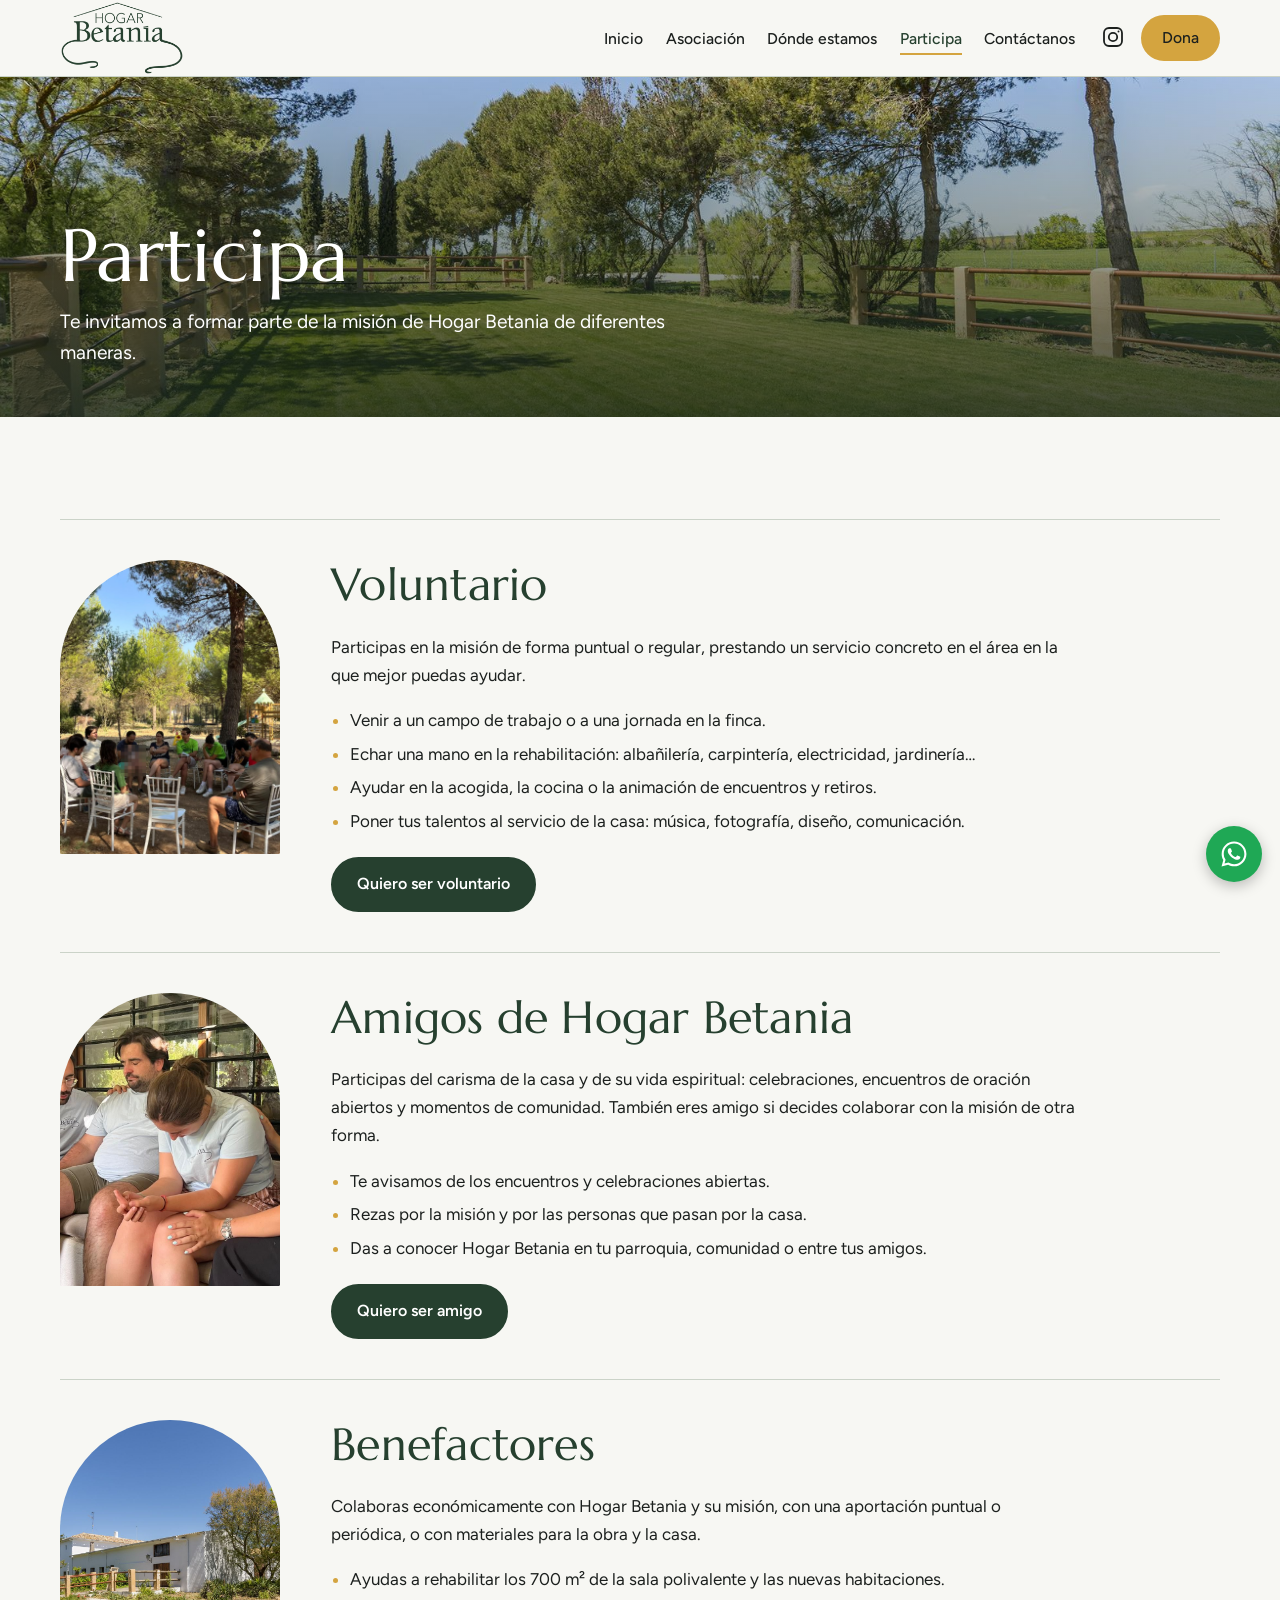
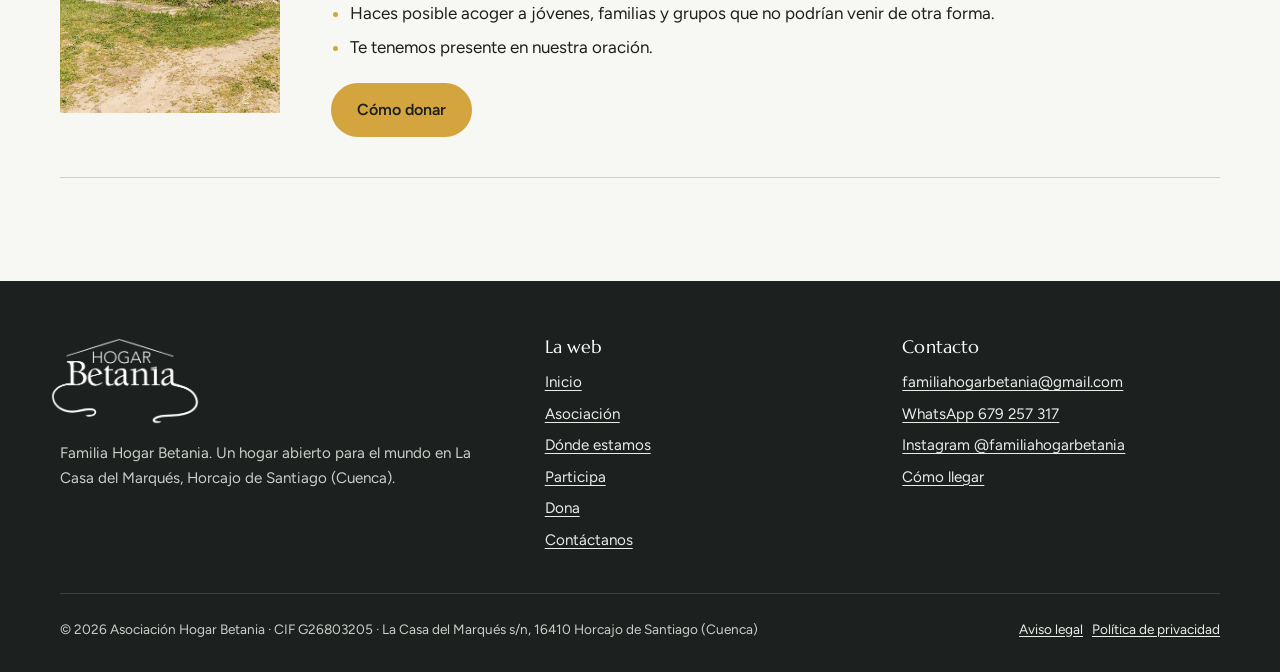
<file: participa.html>
<!doctype html>
<html lang="es">
<head>
  <meta charset="utf-8">
  <meta name="viewport" content="width=device-width, initial-scale=1">
  <title>Participa · Familia Hogar Betania</title>
  <meta name="description" content="Te invitamos a participar en Hogar Betania como voluntario, como amigo de Hogar Betania o como benefactor.">
  <link rel="canonical" href="https://familiahogarbetania.com/participa">
  <meta property="og:type" content="website">
  <meta property="og:site_name" content="Familia Hogar Betania">
  <meta property="og:title" content="Participa · Familia Hogar Betania">
  <meta property="og:description" content="Te invitamos a participar en Hogar Betania como voluntario, como amigo de Hogar Betania o como benefactor.">
  <meta property="og:image" content="https://familiahogarbetania.com/img/compartir.jpg">
  <meta property="og:image:width" content="1200">
  <meta property="og:image:height" content="630">
  <meta property="og:image:alt" content="Hogar Betania: vista aérea de la finca">
  <meta property="og:locale" content="es_ES">
  <meta name="twitter:card" content="summary_large_image">
  <meta property="og:url" content="https://familiahogarbetania.com/participa">
  <meta name="theme-color" content="#26402F">
  <link rel="icon" href="img/favicon.png" type="image/png">
  <link rel="apple-touch-icon" href="img/favicon.png">
  <link rel="preconnect" href="https://fonts.googleapis.com">
  <link rel="preconnect" href="https://fonts.gstatic.com" crossorigin>
  <link href="https://fonts.googleapis.com/css2?family=Figtree:wght@400;500;600;700&family=Marcellus&display=swap" rel="stylesheet">
  <link rel="stylesheet" href="css/estilos.css">
</head>
<body>
  <a class="saltar" href="#contenido">Saltar al contenido</a>

  <header class="cabecera">
    <div class="contenedor">
      <a class="marca" href="/">
        <img src="img/logo.png" alt="Familia Hogar Betania" width="110" height="65">
      </a>
      <button class="abrir-menu" aria-controls="menu" aria-expanded="false" aria-label="Abrir menú"><svg viewBox="0 0 24 24" fill="none" stroke="currentColor" stroke-width="2" aria-hidden="true"><path d="M4 7h16M4 12h16M4 17h16"/></svg></button>
      <nav class="menu" id="menu" aria-label="Menú principal">
        <ul>
          <li><a href="/">Inicio</a></li>
          <li><a href="/asociacion">Asociación</a></li>
          <li><a href="/donde-estamos">Dónde estamos</a></li>
          <li><a href="/participa" aria-current="page">Participa</a></li>
          <li><a href="/contacto">Contáctanos</a></li>
        </ul>
        <div class="acciones">
          <a class="icono-ig" href="https://www.instagram.com/familiahogarbetania/" target="_blank" rel="noopener" aria-label="Instagram de Familia Hogar Betania"><svg viewBox="0 0 24 24" fill="none" stroke="currentColor" stroke-width="1.8" aria-hidden="true"><rect x="3" y="3" width="18" height="18" rx="5"/><circle cx="12" cy="12" r="4.2"/><circle cx="17.5" cy="6.5" r="1" fill="currentColor" stroke="none"/></svg></a>
          <a class="boton trigo" href="/dona">Dona</a>
        </div>
      </nav>
    </div>
  </header>

  <main id="contenido">

    <section class="cabecera-pagina">
      <img src="img/participa-cabecera.jpg" alt="">
      <div class="contenedor">
        <h1>Participa</h1>
        <p>Te invitamos a formar parte de la misión de Hogar Betania de diferentes maneras.</p>
      </div>
    </section>

    <section class="seccion">
      <div class="contenedor">
        <div class="formas" style="margin-top:0">
          <article class="forma" id="voluntario">
            <div class="arco"><img src="img/voluntario.jpg" alt="Grupo reunido bajo los pinos" loading="lazy"></div>
            <div class="texto">
              <h2>Voluntario</h2>
              <p>Participas en la misión de forma puntual o regular, prestando un servicio concreto en el área en la que mejor puedas ayudar.</p>
              <ul>
                <li>Venir a un campo de trabajo o a una jornada en la finca.</li>
                <li>Echar una mano en la rehabilitación: albañilería, carpintería, electricidad, jardinería…</li>
                <li>Ayudar en la acogida, la cocina o la animación de encuentros y retiros.</li>
                <li>Poner tus talentos al servicio de la casa: música, fotografía, diseño, comunicación.</li>
              </ul>
              <a class="boton" href="/contacto?motivo=Voluntario">Quiero ser voluntario</a>
            </div>
          </article>

          <article class="forma" id="amigos">
            <div class="arco"><img src="img/amigos.jpg" alt="Amigos rezando juntos en Hogar Betania" loading="lazy"></div>
            <div class="texto">
              <h2>Amigos de Hogar Betania</h2>
              <p>Participas del carisma de la casa y de su vida espiritual: celebraciones, encuentros de oración abiertos y momentos de comunidad. También eres amigo si decides colaborar con la misión de otra forma.</p>
              <ul>
                <li>Te avisamos de los encuentros y celebraciones abiertas.</li>
                <li>Rezas por la misión y por las personas que pasan por la casa.</li>
                <li>Das a conocer Hogar Betania en tu parroquia, comunidad o entre tus amigos.</li>
              </ul>
              <a class="boton" href="/contacto?motivo=Amigo de Hogar Betania">Quiero ser amigo</a>
            </div>
          </article>

          <article class="forma" id="benefactores">
            <div class="arco"><img src="img/benefactores.jpg" alt="Edificios de la finca" loading="lazy"></div>
            <div class="texto">
              <h2>Benefactores</h2>
              <p>Colaboras económicamente con Hogar Betania y su misión, con una aportación puntual o periódica, o con materiales para la obra y la casa.</p>
              <ul>
                <li>Ayudas a rehabilitar los 700 m² de la sala polivalente y las nuevas habitaciones.</li>
                <li>Haces posible acoger a jóvenes, familias y grupos que no podrían venir de otra forma.</li>
                <li>Te tenemos presente en nuestra oración.</li>
              </ul>
              <a class="boton trigo" href="/dona">Cómo donar</a>
            </div>
          </article>
        </div>
      </div>
    </section>
  </main>

  <footer class="pie">
    <div class="contenedor">
      <div class="columnas">
        <div>
          <img src="img/logo-blanco.png" alt="Logotipo de Hogar Betania" width="150" height="89">
          <p>Familia Hogar Betania. Un hogar abierto para el mundo en La Casa del Marqués, Horcajo de Santiago (Cuenca).</p>
        </div>
        <div>
          <h2>La web</h2>
          <ul>
            <li><a href="/">Inicio</a></li>
            <li><a href="/asociacion">Asociación</a></li>
            <li><a href="/donde-estamos">Dónde estamos</a></li>
            <li><a href="/participa">Participa</a></li>
            <li><a href="/dona">Dona</a></li>
            <li><a href="/contacto">Contáctanos</a></li>
          </ul>
        </div>
        <div>
          <h2>Contacto</h2>
          <ul>
            <li><a href="mailto:familiahogarbetania@gmail.com">familiahogarbetania@gmail.com</a></li>
            <li><a href="https://wa.me/34679257317" target="_blank" rel="noopener">WhatsApp 679 257 317</a></li>
            <li><a href="https://www.instagram.com/familiahogarbetania/" target="_blank" rel="noopener">Instagram @familiahogarbetania</a></li>
            <li><a href="https://maps.google.com/?cid=15795830593650024821" target="_blank" rel="noopener">Cómo llegar</a></li>
          </ul>
        </div>
      </div>
      <div class="legal-pie">
        <span>© <span data-anio>2026</span> Asociación Hogar Betania · CIF G26803205 · La Casa del Marqués s/n, 16410 Horcajo de Santiago (Cuenca)</span>
        <span><a href="/aviso-legal">Aviso legal</a> &nbsp; <a href="/privacidad">Política de privacidad</a></span>
      </div>
    </div>
  </footer>

  <a class="whatsapp-flotante" href="https://wa.me/34679257317" target="_blank" rel="noopener" aria-label="Escríbenos por WhatsApp"><svg viewBox="0 0 24 24" fill="currentColor" aria-hidden="true"><path d="M12.04 2C6.58 2 2.13 6.45 2.13 11.91c0 1.75.46 3.45 1.32 4.95L2.05 22l5.25-1.38c1.45.79 3.08 1.21 4.74 1.21 5.46 0 9.91-4.45 9.91-9.91C21.95 6.45 17.5 2 12.04 2Zm0 18.15c-1.48 0-2.93-.4-4.2-1.15l-.3-.18-3.12.82.83-3.04-.2-.31a8.2 8.2 0 0 1-1.26-4.38c0-4.54 3.7-8.24 8.25-8.24 4.54 0 8.24 3.7 8.24 8.24 0 4.55-3.7 8.24-8.24 8.24Zm4.52-6.16c-.25-.12-1.47-.72-1.69-.81-.23-.08-.39-.12-.56.13-.16.24-.64.8-.78.97-.14.16-.29.18-.54.06-.25-.12-1.05-.39-1.99-1.23-.74-.66-1.23-1.47-1.38-1.72-.14-.25-.02-.38.11-.5.11-.11.25-.29.37-.43.13-.15.17-.25.25-.41.08-.17.04-.31-.02-.43-.06-.12-.56-1.34-.76-1.84-.2-.48-.41-.42-.56-.43h-.48c-.17 0-.43.06-.66.31-.22.25-.86.85-.86 2.07 0 1.22.89 2.4 1.01 2.56.12.17 1.75 2.67 4.23 3.74.59.26 1.05.41 1.41.52.59.19 1.13.16 1.56.1.48-.07 1.47-.6 1.67-1.18.21-.58.21-1.07.15-1.18-.07-.1-.23-.16-.48-.28Z"/></svg></a>

  <script src="js/web.js"></script>
</body>
</html>
</file>
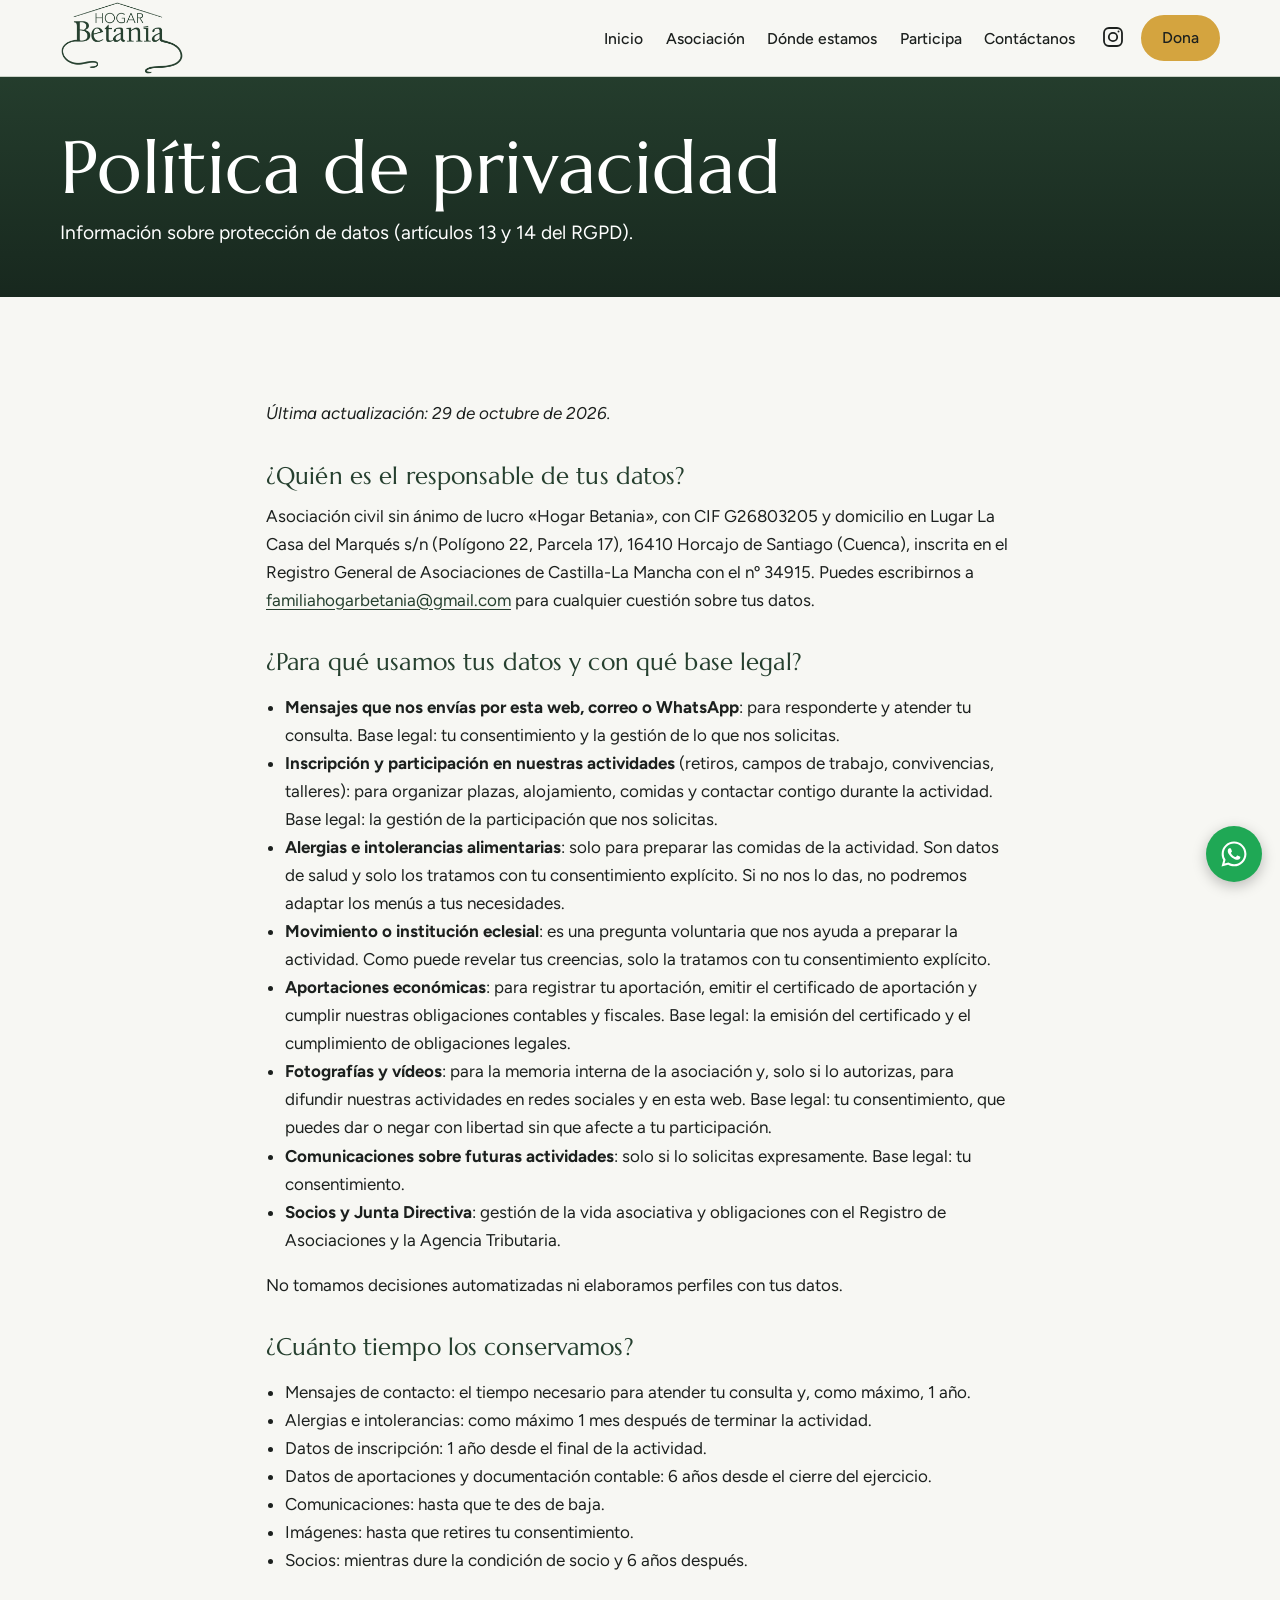
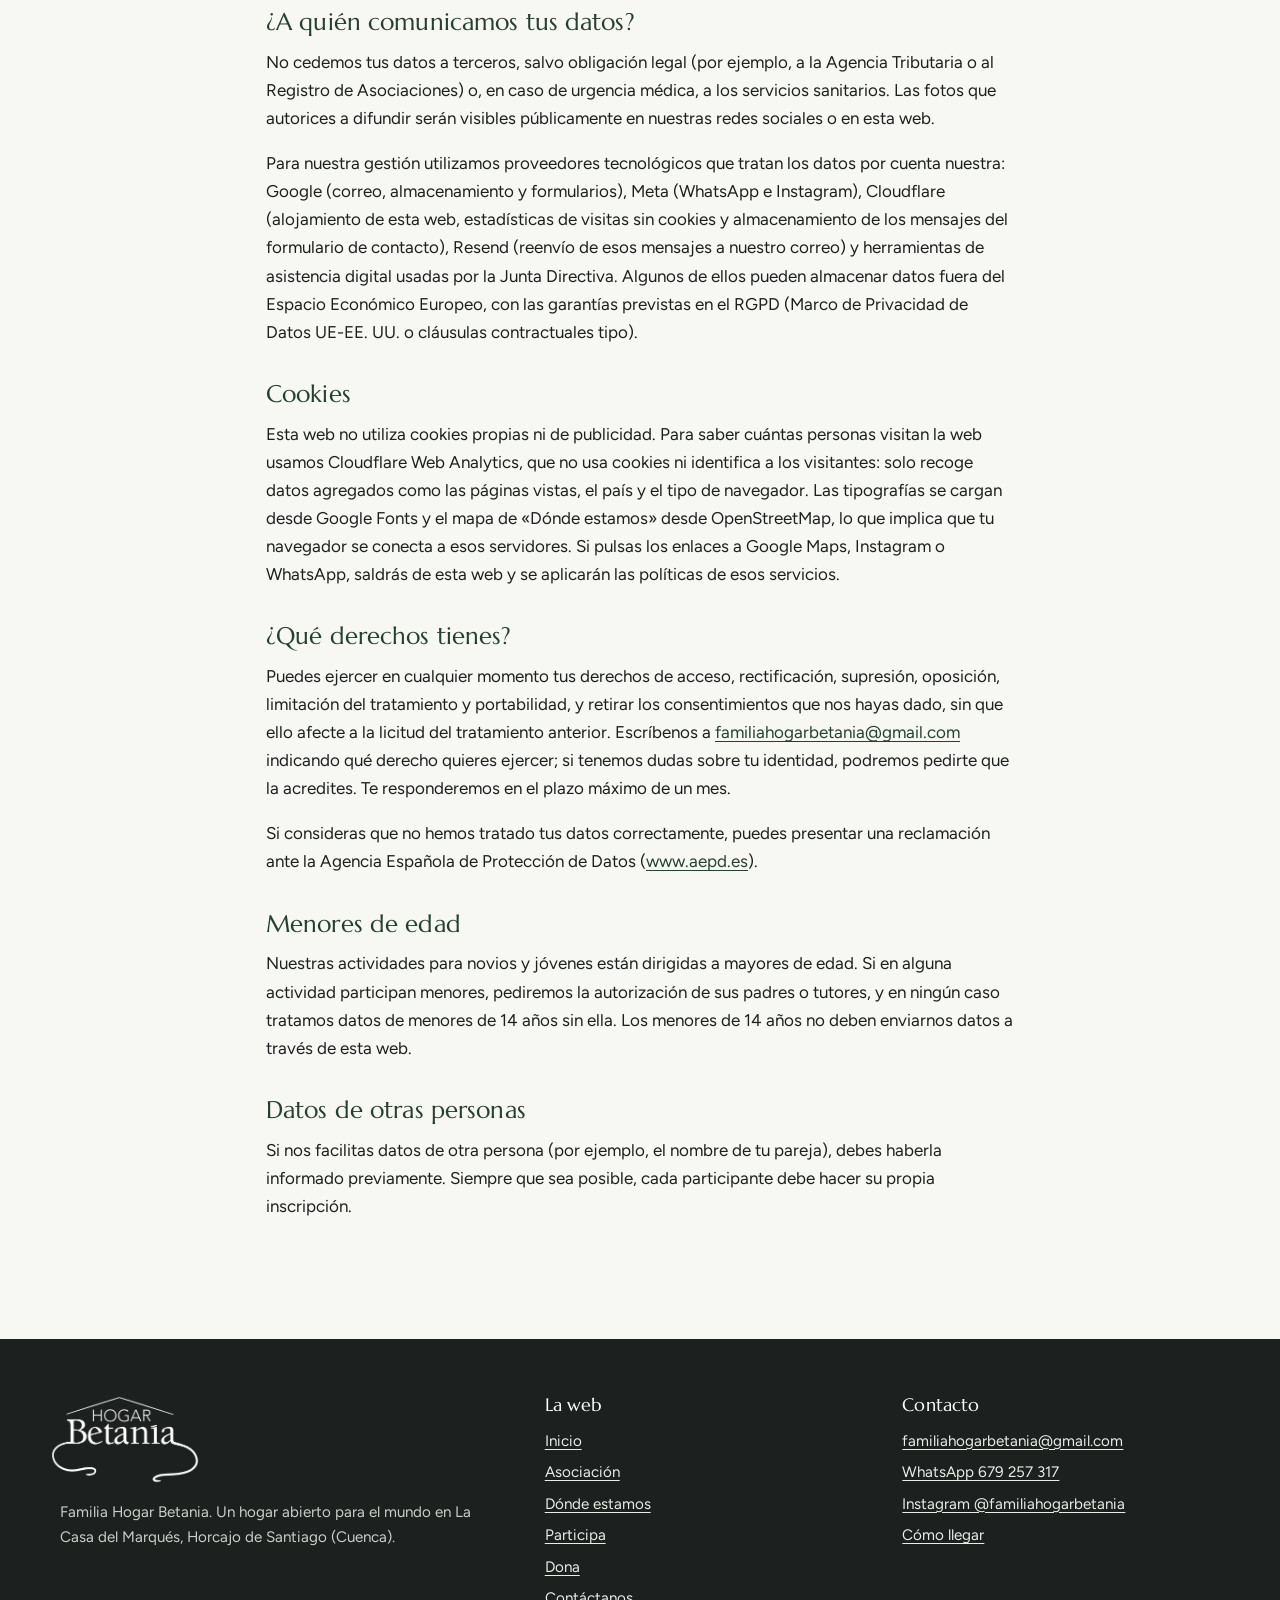
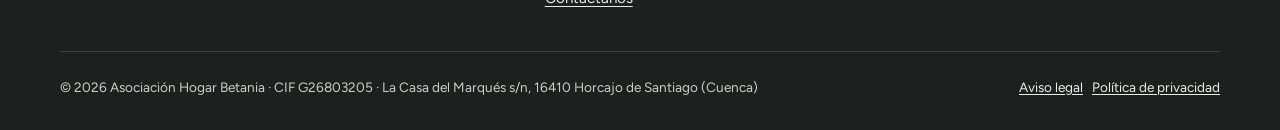
<file: privacidad.html>
<!doctype html>
<html lang="es">
<head>
  <meta charset="utf-8">
  <meta name="viewport" content="width=device-width, initial-scale=1">
  <title>Política de privacidad · Familia Hogar Betania</title>
  <meta name="description" content="Política de privacidad de la Asociación Hogar Betania.">
  <link rel="canonical" href="https://familiahogarbetania.com/privacidad">
  <meta property="og:type" content="website">
  <meta property="og:site_name" content="Familia Hogar Betania">
  <meta property="og:title" content="Política de privacidad · Familia Hogar Betania">
  <meta property="og:description" content="Política de privacidad de la Asociación Hogar Betania.">
  <meta property="og:image" content="https://familiahogarbetania.com/img/compartir.jpg">
  <meta property="og:image:width" content="1200">
  <meta property="og:image:height" content="630">
  <meta property="og:image:alt" content="Hogar Betania: vista aérea de la finca">
  <meta property="og:locale" content="es_ES">
  <meta name="twitter:card" content="summary_large_image">
  <meta property="og:url" content="https://familiahogarbetania.com/privacidad">
  <meta name="theme-color" content="#26402F">
  <link rel="icon" href="img/favicon.png" type="image/png">
  <link rel="apple-touch-icon" href="img/favicon.png">
  <link rel="preconnect" href="https://fonts.googleapis.com">
  <link rel="preconnect" href="https://fonts.gstatic.com" crossorigin>
  <link href="https://fonts.googleapis.com/css2?family=Figtree:wght@400;500;600;700&family=Marcellus&display=swap" rel="stylesheet">
  <link rel="stylesheet" href="css/estilos.css">
</head>
<body>
  <a class="saltar" href="#contenido">Saltar al contenido</a>

  <header class="cabecera">
    <div class="contenedor">
      <a class="marca" href="/">
        <img src="img/logo.png" alt="Familia Hogar Betania" width="110" height="65">
      </a>
      <button class="abrir-menu" aria-controls="menu" aria-expanded="false" aria-label="Abrir menú"><svg viewBox="0 0 24 24" fill="none" stroke="currentColor" stroke-width="2" aria-hidden="true"><path d="M4 7h16M4 12h16M4 17h16"/></svg></button>
      <nav class="menu" id="menu" aria-label="Menú principal">
        <ul>
          <li><a href="/">Inicio</a></li>
          <li><a href="/asociacion">Asociación</a></li>
          <li><a href="/donde-estamos">Dónde estamos</a></li>
          <li><a href="/participa">Participa</a></li>
          <li><a href="/contacto">Contáctanos</a></li>
        </ul>
        <div class="acciones">
          <a class="icono-ig" href="https://www.instagram.com/familiahogarbetania/" target="_blank" rel="noopener" aria-label="Instagram de Familia Hogar Betania"><svg viewBox="0 0 24 24" fill="none" stroke="currentColor" stroke-width="1.8" aria-hidden="true"><rect x="3" y="3" width="18" height="18" rx="5"/><circle cx="12" cy="12" r="4.2"/><circle cx="17.5" cy="6.5" r="1" fill="currentColor" stroke="none"/></svg></a>
          <a class="boton trigo" href="/dona">Dona</a>
        </div>
      </nav>
    </div>
  </header>

  <main id="contenido">

    <section class="cabecera-pagina sencilla">
      <div class="contenedor">
        <h1>Política de privacidad</h1>
        <p>Información sobre protección de datos (artículos 13 y 14 del RGPD).</p>
      </div>
    </section>

    <section class="seccion">
      <div class="contenedor texto legal">
        <p><em>Última actualización: 29 de octubre de 2026.</em></p>

        <h2>¿Quién es el responsable de tus datos?</h2>
        <p>Asociación civil sin ánimo de lucro «Hogar Betania», con CIF G26803205 y domicilio en Lugar La Casa del Marqués s/n (Polígono 22, Parcela 17), 16410 Horcajo de Santiago (Cuenca), inscrita en el Registro General de Asociaciones de Castilla-La Mancha con el nº 34915. Puedes escribirnos a <a href="mailto:familiahogarbetania@gmail.com">familiahogarbetania@gmail.com</a> para cualquier cuestión sobre tus datos.</p>

        <h2>¿Para qué usamos tus datos y con qué base legal?</h2>
        <ul>
          <li><strong>Mensajes que nos envías por esta web, correo o WhatsApp</strong>: para responderte y atender tu consulta. Base legal: tu consentimiento y la gestión de lo que nos solicitas.</li>
          <li><strong>Inscripción y participación en nuestras actividades</strong> (retiros, campos de trabajo, convivencias, talleres): para organizar plazas, alojamiento, comidas y contactar contigo durante la actividad. Base legal: la gestión de la participación que nos solicitas.</li>
          <li><strong>Alergias e intolerancias alimentarias</strong>: solo para preparar las comidas de la actividad. Son datos de salud y solo los tratamos con tu consentimiento explícito. Si no nos lo das, no podremos adaptar los menús a tus necesidades.</li>
          <li><strong>Movimiento o institución eclesial</strong>: es una pregunta voluntaria que nos ayuda a preparar la actividad. Como puede revelar tus creencias, solo la tratamos con tu consentimiento explícito.</li>
          <li><strong>Aportaciones económicas</strong>: para registrar tu aportación, emitir el certificado de aportación y cumplir nuestras obligaciones contables y fiscales. Base legal: la emisión del certificado y el cumplimiento de obligaciones legales.</li>
          <li><strong>Fotografías y vídeos</strong>: para la memoria interna de la asociación y, solo si lo autorizas, para difundir nuestras actividades en redes sociales y en esta web. Base legal: tu consentimiento, que puedes dar o negar con libertad sin que afecte a tu participación.</li>
          <li><strong>Comunicaciones sobre futuras actividades</strong>: solo si lo solicitas expresamente. Base legal: tu consentimiento.</li>
          <li><strong>Socios y Junta Directiva</strong>: gestión de la vida asociativa y obligaciones con el Registro de Asociaciones y la Agencia Tributaria.</li>
        </ul>
        <p>No tomamos decisiones automatizadas ni elaboramos perfiles con tus datos.</p>

        <h2>¿Cuánto tiempo los conservamos?</h2>
        <ul>
          <li>Mensajes de contacto: el tiempo necesario para atender tu consulta y, como máximo, 1 año.</li>
          <li>Alergias e intolerancias: como máximo 1 mes después de terminar la actividad.</li>
          <li>Datos de inscripción: 1 año desde el final de la actividad.</li>
          <li>Datos de aportaciones y documentación contable: 6 años desde el cierre del ejercicio.</li>
          <li>Comunicaciones: hasta que te des de baja.</li>
          <li>Imágenes: hasta que retires tu consentimiento.</li>
          <li>Socios: mientras dure la condición de socio y 6 años después.</li>
        </ul>

        <h2>¿A quién comunicamos tus datos?</h2>
        <p>No cedemos tus datos a terceros, salvo obligación legal (por ejemplo, a la Agencia Tributaria o al Registro de Asociaciones) o, en caso de urgencia médica, a los servicios sanitarios. Las fotos que autorices a difundir serán visibles públicamente en nuestras redes sociales o en esta web.</p>
        <p>Para nuestra gestión utilizamos proveedores tecnológicos que tratan los datos por cuenta nuestra: Google (correo, almacenamiento y formularios), Meta (WhatsApp e Instagram), Cloudflare (alojamiento de esta web, estadísticas de visitas sin cookies y almacenamiento de los mensajes del formulario de contacto), Resend (reenvío de esos mensajes a nuestro correo) y herramientas de asistencia digital usadas por la Junta Directiva. Algunos de ellos pueden almacenar datos fuera del Espacio Económico Europeo, con las garantías previstas en el RGPD (Marco de Privacidad de Datos UE-EE. UU. o cláusulas contractuales tipo).</p>

        <h2>Cookies</h2>
        <p>Esta web no utiliza cookies propias ni de publicidad. Para saber cuántas personas visitan la web usamos Cloudflare Web Analytics, que no usa cookies ni identifica a los visitantes: solo recoge datos agregados como las páginas vistas, el país y el tipo de navegador. Las tipografías se cargan desde Google Fonts y el mapa de «Dónde estamos» desde OpenStreetMap, lo que implica que tu navegador se conecta a esos servidores. Si pulsas los enlaces a Google Maps, Instagram o WhatsApp, saldrás de esta web y se aplicarán las políticas de esos servicios.</p>

        <h2>¿Qué derechos tienes?</h2>
        <p>Puedes ejercer en cualquier momento tus derechos de acceso, rectificación, supresión, oposición, limitación del tratamiento y portabilidad, y retirar los consentimientos que nos hayas dado, sin que ello afecte a la licitud del tratamiento anterior. Escríbenos a <a href="mailto:familiahogarbetania@gmail.com">familiahogarbetania@gmail.com</a> indicando qué derecho quieres ejercer; si tenemos dudas sobre tu identidad, podremos pedirte que la acredites. Te responderemos en el plazo máximo de un mes.</p>
        <p>Si consideras que no hemos tratado tus datos correctamente, puedes presentar una reclamación ante la Agencia Española de Protección de Datos (<a href="https://www.aepd.es" target="_blank" rel="noopener">www.aepd.es</a>).</p>

        <h2>Menores de edad</h2>
        <p>Nuestras actividades para novios y jóvenes están dirigidas a mayores de edad. Si en alguna actividad participan menores, pediremos la autorización de sus padres o tutores, y en ningún caso tratamos datos de menores de 14 años sin ella. Los menores de 14 años no deben enviarnos datos a través de esta web.</p>

        <h2>Datos de otras personas</h2>
        <p>Si nos facilitas datos de otra persona (por ejemplo, el nombre de tu pareja), debes haberla informado previamente. Siempre que sea posible, cada participante debe hacer su propia inscripción.</p>
      </div>
    </section>
  </main>

  <footer class="pie">
    <div class="contenedor">
      <div class="columnas">
        <div>
          <img src="img/logo-blanco.png" alt="Logotipo de Hogar Betania" width="150" height="89">
          <p>Familia Hogar Betania. Un hogar abierto para el mundo en La Casa del Marqués, Horcajo de Santiago (Cuenca).</p>
        </div>
        <div>
          <h2>La web</h2>
          <ul>
            <li><a href="/">Inicio</a></li>
            <li><a href="/asociacion">Asociación</a></li>
            <li><a href="/donde-estamos">Dónde estamos</a></li>
            <li><a href="/participa">Participa</a></li>
            <li><a href="/dona">Dona</a></li>
            <li><a href="/contacto">Contáctanos</a></li>
          </ul>
        </div>
        <div>
          <h2>Contacto</h2>
          <ul>
            <li><a href="mailto:familiahogarbetania@gmail.com">familiahogarbetania@gmail.com</a></li>
            <li><a href="https://wa.me/34679257317" target="_blank" rel="noopener">WhatsApp 679 257 317</a></li>
            <li><a href="https://www.instagram.com/familiahogarbetania/" target="_blank" rel="noopener">Instagram @familiahogarbetania</a></li>
            <li><a href="https://maps.google.com/?cid=15795830593650024821" target="_blank" rel="noopener">Cómo llegar</a></li>
          </ul>
        </div>
      </div>
      <div class="legal-pie">
        <span>© <span data-anio>2026</span> Asociación Hogar Betania · CIF G26803205 · La Casa del Marqués s/n, 16410 Horcajo de Santiago (Cuenca)</span>
        <span><a href="/aviso-legal">Aviso legal</a> &nbsp; <a href="/privacidad">Política de privacidad</a></span>
      </div>
    </div>
  </footer>

  <a class="whatsapp-flotante" href="https://wa.me/34679257317" target="_blank" rel="noopener" aria-label="Escríbenos por WhatsApp"><svg viewBox="0 0 24 24" fill="currentColor" aria-hidden="true"><path d="M12.04 2C6.58 2 2.13 6.45 2.13 11.91c0 1.75.46 3.45 1.32 4.95L2.05 22l5.25-1.38c1.45.79 3.08 1.21 4.74 1.21 5.46 0 9.91-4.45 9.91-9.91C21.95 6.45 17.5 2 12.04 2Zm0 18.15c-1.48 0-2.93-.4-4.2-1.15l-.3-.18-3.12.82.83-3.04-.2-.31a8.2 8.2 0 0 1-1.26-4.38c0-4.54 3.7-8.24 8.25-8.24 4.54 0 8.24 3.7 8.24 8.24 0 4.55-3.7 8.24-8.24 8.24Zm4.52-6.16c-.25-.12-1.47-.72-1.69-.81-.23-.08-.39-.12-.56.13-.16.24-.64.8-.78.97-.14.16-.29.18-.54.06-.25-.12-1.05-.39-1.99-1.23-.74-.66-1.23-1.47-1.38-1.72-.14-.25-.02-.38.11-.5.11-.11.25-.29.37-.43.13-.15.17-.25.25-.41.08-.17.04-.31-.02-.43-.06-.12-.56-1.34-.76-1.84-.2-.48-.41-.42-.56-.43h-.48c-.17 0-.43.06-.66.31-.22.25-.86.85-.86 2.07 0 1.22.89 2.4 1.01 2.56.12.17 1.75 2.67 4.23 3.74.59.26 1.05.41 1.41.52.59.19 1.13.16 1.56.1.48-.07 1.47-.6 1.67-1.18.21-.58.21-1.07.15-1.18-.07-.1-.23-.16-.48-.28Z"/></svg></a>

  <script src="js/web.js"></script>
</body>
</html>
</file>
<file: css/estilos.css>
/* =========================================================
   Familia Hogar Betania — hoja de estilos
   Colores y tipografías en variables: cámbialos aquí y se
   actualiza toda la web.
   ========================================================= */

:root {
  --cal: #F7F7F3;        /* fondo: blanco de cal */
  --salvia: #E4E9E1;     /* fondo suave de secciones */
  --pino: #26402F;       /* verde pinar, color principal */
  --pino-claro: #3E5E49;
  --trigo: #D4A43F;      /* dorado de trigo, acento */
  --trigo-claro: #F1DFA8;
  --noche: #172036;      /* cielo de noche, sección "estrellas" */
  --tinta: #1C201E;      /* texto */
  --gris: #59625C;       /* texto secundario */
  --linea: #CBD3C8;

  --f-titulos: "Marcellus", Georgia, serif;
  --f-texto: "Figtree", system-ui, -apple-system, "Segoe UI", sans-serif;

  --ancho: 1160px;
  --ancho-texto: 68ch;
  --radio-arco: 999px 999px 14px 14px; /* forma de arco / puerta */
}

*, *::before, *::after { box-sizing: border-box; }
html { scroll-behavior: smooth; }
@media (prefers-reduced-motion: reduce) { html { scroll-behavior: auto; } }

body {
  margin: 0;
  background: var(--cal);
  color: var(--tinta);
  font-family: var(--f-texto);
  font-size: 1.0625rem;
  line-height: 1.65;
  -webkit-font-smoothing: antialiased;
}

img, video { max-width: 100%; display: block; }
a { color: var(--pino); text-underline-offset: .18em; }
a:hover { color: var(--pino-claro); }
:focus-visible { outline: 3px solid var(--trigo); outline-offset: 3px; border-radius: 4px; }

h1, h2, h3 {
  font-family: var(--f-titulos);
  font-weight: 400;
  line-height: 1.12;
  margin: 0 0 .5em;
  color: var(--pino);
  letter-spacing: .005em;
}
h1 { font-size: clamp(2.5rem, 6vw, 4.6rem); }
h2 { font-size: clamp(1.9rem, 3.6vw, 2.8rem); }
h3 { font-size: 1.45rem; }
p { margin: 0 0 1em; }

.contenedor { width: min(100% - 2.5rem, var(--ancho)); margin-inline: auto; }
.texto { max-width: var(--ancho-texto); }
.centrado { text-align: center; margin-inline: auto; }
.entradilla { font-size: 1.22rem; color: var(--gris); }
.saltar { position: absolute; left: -9999px; }
.saltar:focus { left: 1rem; top: 1rem; background: #fff; padding: .5rem 1rem; z-index: 100; }

/* ---------- Cabecera ---------- */
.cabecera {
  position: sticky; top: 0; z-index: 50;
  background: rgba(247, 247, 243, .94);
  backdrop-filter: blur(8px);
  border-bottom: 1px solid var(--linea);
}
.cabecera .contenedor {
  display: flex; align-items: center; justify-content: space-between;
  gap: 1rem; min-height: 76px;
}
.marca { display: flex; align-items: center; gap: .7rem; text-decoration: none; color: var(--pino); }
.marca img { width: 124px; height: auto; }
.marca span { font-family: var(--f-titulos); font-size: 1.3rem; line-height: 1.1; }

.menu { display: flex; align-items: center; gap: 1.6rem; }
.menu ul { list-style: none; display: flex; gap: 1.4rem; margin: 0; padding: 0; }
.menu a { text-decoration: none; color: var(--tinta); font-weight: 500; font-size: .98rem; padding: .3rem 0; border-bottom: 2px solid transparent; }
.menu a:hover { color: var(--pino); }
.menu a[aria-current="page"] { border-bottom-color: var(--trigo); color: var(--pino); }
.menu a.boton { border-bottom: 2px solid var(--trigo); padding: .5rem 1.2rem; color: var(--tinta); }
.menu a.boton:hover { color: var(--tinta); }

.icono-ig { display: inline-flex; color: var(--pino); }
.icono-ig svg { width: 24px; height: 24px; }

.abrir-menu { display: none; background: none; border: 0; padding: .4rem; cursor: pointer; color: var(--pino); }
.abrir-menu svg { width: 30px; height: 30px; }

@media (max-width: 960px) {
  .abrir-menu { display: block; }
  .menu {
    position: absolute; top: 100%; left: 0; right: 0;
    flex-direction: column; align-items: stretch; gap: 0;
    background: var(--cal); border-bottom: 1px solid var(--linea);
    padding: .5rem 1.25rem 1.25rem;
    display: none;
  }
  .menu.abierto { display: flex; }
  .menu ul { flex-direction: column; gap: 0; }
  .menu ul a { display: block; padding: .85rem 0; border-bottom: 1px solid var(--linea); }
  .menu ul a[aria-current="page"] { border-bottom-color: var(--linea); color: var(--pino); font-weight: 700; }
  .menu .acciones { display: flex; align-items: center; justify-content: space-between; margin-top: 1rem; }
}
.menu .acciones { display: flex; align-items: center; gap: 1rem; }

/* ---------- Botones ---------- */
.boton {
  display: inline-block; text-decoration: none; font-weight: 600;
  padding: .75rem 1.5rem; border-radius: 999px;
  background: var(--pino); color: #fff; border: 2px solid var(--pino);
  font-size: 1rem; cursor: pointer; font-family: var(--f-texto);
}
.boton:hover { background: var(--pino-claro); border-color: var(--pino-claro); color: #fff; }
.boton.trigo { background: var(--trigo); border-color: var(--trigo); color: var(--tinta); }
.boton.trigo:hover { background: #E2B653; border-color: #E2B653; color: var(--tinta); }
.boton.hueco { background: transparent; color: var(--pino); }
.boton.hueco:hover { background: var(--pino); color: #fff; }
.boton.claro { background: transparent; color: #fff; border-color: rgba(255,255,255,.8); }
.boton.claro:hover { background: #fff; color: var(--pino); }
.botones { display: flex; flex-wrap: wrap; gap: .8rem; }

/* ---------- Portada con vídeo ---------- */
.portada {
  position: relative; min-height: min(88vh, 820px);
  display: grid; align-items: end;
  color: #fff; overflow: hidden; background: var(--pino);
}
.portada video, .portada > img {
  position: absolute; inset: 0; width: 100%; height: 100%; object-fit: cover;
}
.portada::after {
  content: ""; position: absolute; inset: 0;
  background: linear-gradient(180deg, rgba(20,30,24,.25) 0%, rgba(20,30,24,.45) 40%, rgba(20,34,26,.85) 100%);
}
.portada .contenedor { position: relative; z-index: 1; padding-block: 4rem 4.5rem; }
.portada h1 { color: #fff; max-width: 14ch; margin-bottom: .35em; }
.portada p { font-size: 1.25rem; max-width: 46ch; color: rgba(255,255,255,.92); }
.portada .logo-portada { width: clamp(160px, 22vw, 220px); height: auto; margin-bottom: 1.2rem; filter: drop-shadow(0 2px 10px rgba(0,0,0,.35)); }
.pausar-video {
  position: absolute; z-index: 2; right: 1.25rem; top: 1.25rem;
  background: rgba(0,0,0,.35); color: #fff; border: 1px solid rgba(255,255,255,.5);
  border-radius: 999px; padding: .4rem .9rem; font: inherit; font-size: .85rem; cursor: pointer;
}

/* Cabecera de páginas interiores */
.cabecera-pagina {
  position: relative; color: #fff; background: var(--pino);
  min-height: 340px; display: grid; align-items: end; overflow: hidden;
}
.cabecera-pagina img { position: absolute; inset: 0; width: 100%; height: 100%; object-fit: cover; }
.cabecera-pagina::after { content: ""; position: absolute; inset: 0; background: linear-gradient(180deg, rgba(0,0,0,.05), rgba(20,34,26,.8)); }
.cabecera-pagina .contenedor { position: relative; z-index: 1; padding-block: 3rem; }
.cabecera-pagina h1 { color: #fff; margin: 0; }
.cabecera-pagina p { margin: .5rem 0 0; font-size: 1.2rem; max-width: 52ch; }
.cabecera-pagina.sencilla { min-height: 220px; }

/* ---------- Secciones ---------- */
.seccion { padding-block: clamp(3.5rem, 8vw, 6.5rem); }
.seccion.salvia { background: var(--salvia); }
.seccion.pino { background: var(--pino); color: #EEF2EC; }
.seccion.pino h2, .seccion.pino h3 { color: #fff; }
.seccion.pino a { color: var(--trigo-claro); }

/* Texto + imagen en arco */
.duo {
  display: grid; grid-template-columns: 1.05fr .95fr; gap: clamp(2rem, 5vw, 5rem); align-items: center;
}
.duo.invertido > :first-child { order: 2; }
@media (max-width: 820px) { .duo { grid-template-columns: 1fr; } .duo.invertido > :first-child { order: 0; } }

.arco { border-radius: var(--radio-arco); overflow: hidden; aspect-ratio: 4 / 5; background: var(--salvia); }
.arco img { width: 100%; height: 100%; object-fit: cover; }
.arco.ancho { aspect-ratio: 5 / 4; }

/* Firma de la familia */
.firma { font-family: var(--f-titulos); font-size: 1.35rem; color: var(--pino); margin-top: 1.5rem; }

/* ---------- Los tres pilares: tres puertas ---------- */
.puertas { display: grid; grid-template-columns: repeat(3, 1fr); gap: clamp(1rem, 3vw, 2.5rem); margin-top: 3rem; }
@media (max-width: 820px) { .puertas { grid-template-columns: 1fr; max-width: 420px; margin-inline: auto; } }
.puerta { text-align: center; }
.puerta .arco { aspect-ratio: 3 / 4; margin-bottom: 1.4rem; border: 6px solid #fff; box-shadow: 0 0 0 1px var(--linea); }
.puerta h3 { margin-bottom: .3em; }
.puerta p { color: var(--gris); max-width: 32ch; margin-inline: auto; }
.puerta .cita { font-size: .9rem; color: var(--pino-claro); }

/* ---------- Instalaciones (lista sencilla) ---------- */
.datos-casa { display: grid; grid-template-columns: repeat(auto-fit, minmax(220px, 1fr)); gap: 0; margin-top: 2.5rem; border-top: 1px solid var(--linea); }
.dato { padding: 1.5rem 1.5rem 1.5rem 0; border-bottom: 1px solid var(--linea); }
.dato strong { display: block; font-family: var(--f-titulos); font-weight: 400; font-size: 2.2rem; color: var(--pino); line-height: 1.1; }
.dato span { color: var(--gris); }

/* ---------- Sección noche (sueño que crece) ---------- */
.noche {
  background: radial-gradient(1px 1px at 12% 22%, #fff 50%, transparent 51%),
              radial-gradient(1px 1px at 28% 68%, #fff 50%, transparent 51%),
              radial-gradient(1.5px 1.5px at 44% 18%, #fff 50%, transparent 51%),
              radial-gradient(1px 1px at 63% 40%, #fff 50%, transparent 51%),
              radial-gradient(1.5px 1.5px at 78% 12%, #fff 50%, transparent 51%),
              radial-gradient(1px 1px at 88% 62%, #fff 50%, transparent 51%),
              radial-gradient(1px 1px at 55% 82%, #fff 50%, transparent 51%),
              radial-gradient(1px 1px at 8% 88%, #fff 50%, transparent 51%),
              radial-gradient(1.5px 1.5px at 35% 45%, rgba(255,255,255,.7) 50%, transparent 51%),
              radial-gradient(1px 1px at 95% 30%, rgba(255,255,255,.7) 50%, transparent 51%),
              var(--noche);
  color: #DDE3F0;
}
.noche h2, .noche h3 { color: #fff; }
.noche .entradilla { color: #B9C3D8; }
.noche ul { padding-left: 1.2rem; }
.noche li { margin-bottom: .5rem; }
.noche li::marker { color: var(--trigo); }

/* ---------- Formas de participar ---------- */
.formas { display: grid; gap: 0; margin-top: 2.5rem; }
.forma {
  display: grid; grid-template-columns: 220px 1fr; gap: clamp(1.5rem, 4vw, 3.5rem);
  padding-block: 2.5rem; border-top: 1px solid var(--linea); align-items: start;
}
.forma:last-child { border-bottom: 1px solid var(--linea); }
.forma .arco { aspect-ratio: 3 / 4; }
.forma ul { padding-left: 1.2rem; margin: 0 0 1.4rem; }
.forma li { margin-bottom: .35rem; }
.forma li::marker { color: var(--trigo); }
@media (max-width: 700px) { .forma { grid-template-columns: 1fr; } .forma .arco { max-width: 220px; } }

/* ---------- Galería ---------- */
.galeria { display: grid; grid-template-columns: repeat(4, 1fr); gap: .6rem; margin-top: 2rem; }
.galeria img { width: 100%; height: 100%; aspect-ratio: 1; object-fit: cover; border-radius: 10px; }
.galeria img:first-child { grid-column: span 2; grid-row: span 2; }
@media (max-width: 700px) { .galeria { grid-template-columns: repeat(2, 1fr); } }

/* ---------- Mapa / ubicación ---------- */
.foto-aerea { border-radius: 18px; overflow: hidden; }
.foto-aerea img { width: 100%; aspect-ratio: 16 / 9; object-fit: cover; }
.direccion { font-style: normal; font-size: 1.15rem; line-height: 1.6; margin-bottom: 1.5rem; }
.pie-foto { font-size: .9rem; color: var(--gris); margin-top: .6rem; }

/* ---------- Contacto ---------- */
.canales { display: grid; gap: 1rem; margin: 1.5rem 0 2rem; }
.canal {
  display: flex; gap: 1rem; align-items: center; text-decoration: none; color: var(--tinta);
  padding: 1rem 1.2rem; border: 1px solid var(--linea); border-radius: 14px; background: #fff;
}
.canal:hover { border-color: var(--pino); color: var(--tinta); }
.canal svg { width: 34px; height: 34px; flex: none; }
.canal strong { display: block; font-weight: 600; }
.canal small { color: var(--gris); font-size: .95rem; }
.canal.whatsapp svg { color: #1FA855; }
.canal.correo svg, .canal.instagram svg { color: var(--pino); }

form.formulario { display: grid; gap: 1.1rem; background: #fff; padding: clamp(1.25rem, 4vw, 2.25rem); border-radius: 18px; border: 1px solid var(--linea); }
.campo { display: grid; gap: .35rem; }
.campo label { font-weight: 600; font-size: .95rem; }
.campo input, .campo select, .campo textarea {
  font: inherit; padding: .75rem .9rem; border: 1px solid #AEB8AB; border-radius: 10px; background: var(--cal); color: var(--tinta);
}
.campo textarea { min-height: 150px; resize: vertical; }
.campo input:focus, .campo select:focus, .campo textarea:focus { outline: 2px solid var(--pino); outline-offset: 1px; border-color: var(--pino); }
.casilla { display: flex; gap: .6rem; align-items: flex-start; font-size: .93rem; color: var(--gris); }
.casilla input { margin-top: .3rem; width: 18px; height: 18px; accent-color: var(--pino); flex: none; }
.info-rgpd { font-size: .82rem; color: var(--gris); line-height: 1.5; border-top: 1px solid var(--linea); padding-top: 1rem; }
.oculto { position: absolute; left: -5000px; }
.aviso-form { padding: .9rem 1rem; border-radius: 10px; display: none; }
.aviso-form.ok { display: block; background: #E3F1E4; color: #1D4D2A; }
.aviso-form.error { display: block; background: #F8E5E1; color: #7A2617; }
.aviso-form[hidden] { display: none; }

/* ---------- Donaciones ---------- */
.pasos { counter-reset: paso; list-style: none; padding: 0; margin: 2rem 0; display: grid; gap: 1.25rem; }
.pasos li { counter-increment: paso; position: relative; padding-left: 3.5rem; }
.pasos li::before {
  content: counter(paso); position: absolute; left: 0; top: -.1rem;
  width: 2.4rem; height: 2.4rem; border-radius: 50%; display: grid; place-items: center;
  background: var(--trigo); color: var(--tinta); font-family: var(--f-titulos); font-size: 1.2rem;
}
.pasos strong { display: block; color: var(--pino); }
.nota { font-size: .95rem; color: var(--gris); border-left: 3px solid var(--trigo); padding-left: 1rem; }

/* ---------- Páginas legales ---------- */
.legal h2 { font-size: 1.5rem; margin-top: 2.2rem; }
.legal ul { padding-left: 1.2rem; }

/* ---------- Llamada final ---------- */
.llamada { text-align: center; }
.llamada h2 { max-width: 20ch; margin-inline: auto; }
.llamada p { max-width: 54ch; margin-inline: auto; }
.llamada .botones { justify-content: center; margin-top: 1.5rem; }

/* ---------- Pie ---------- */
.pie { background: var(--tinta); color: #C9CFC8; font-size: .95rem; padding-block: 3.5rem 2rem; }
.pie a { color: #E9ECE7; }
.pie .columnas { display: grid; grid-template-columns: 1.4fr 1fr 1fr; gap: 2.5rem; }
@media (max-width: 760px) { .pie .columnas { grid-template-columns: 1fr; } }
.pie img { width: 150px; height: auto; margin: 0 0 1rem -10px; }
.pie h2 { font-size: 1.15rem; color: #fff; margin-bottom: .8rem; }
.pie ul { list-style: none; padding: 0; margin: 0; display: grid; gap: .4rem; }
.pie .legal-pie { border-top: 1px solid #3A403C; margin-top: 2.5rem; padding-top: 1.5rem; display: flex; flex-wrap: wrap; gap: .5rem 1.5rem; justify-content: space-between; font-size: .85rem; }

/* WhatsApp flotante */
.whatsapp-flotante {
  position: fixed; right: 1.1rem; bottom: 1.1rem; z-index: 40;
  width: 56px; height: 56px; border-radius: 50%; background: #1FA855; color: #fff;
  display: grid; place-items: center; box-shadow: 0 4px 14px rgba(0,0,0,.25);
}
.whatsapp-flotante:hover { background: #17924A; color: #fff; }
.whatsapp-flotante svg { width: 30px; height: 30px; }

/* ---------- Mapa integrado ---------- */
.mapa { margin: 0; }
.mapa iframe { width: 100%; aspect-ratio: 16 / 7; min-height: 320px; border: 1px solid var(--linea); border-radius: 18px; display: block; background: var(--salvia); }
.mapa figcaption { font-size: .85rem; color: var(--gris); margin-top: .5rem; }

/* ---------- Galería ampliable ---------- */
.ampliable { cursor: zoom-in; }
.visor {
  position: fixed; inset: 0; z-index: 100; background: rgba(12, 18, 14, .94);
  display: none; align-items: center; justify-content: center; padding: 3.5rem 3.5rem 4.5rem;
}
.visor.abierto { display: flex; }
.visor img { max-width: 100%; max-height: 100%; object-fit: contain; border-radius: 6px; box-shadow: 0 10px 40px rgba(0,0,0,.4); }
.visor p { position: absolute; left: 0; right: 0; bottom: 1.2rem; text-align: center; color: #E9ECE7; font-size: .95rem; margin: 0; padding: 0 4rem; }
.visor button {
  position: absolute; background: rgba(255,255,255,.12); color: #fff; border: 1px solid rgba(255,255,255,.35);
  width: 48px; height: 48px; border-radius: 50%; font-size: 1.6rem; line-height: 1; cursor: pointer; display: grid; place-items: center;
}
.visor button:hover { background: rgba(255,255,255,.25); }
.visor .cerrar { top: 1rem; right: 1rem; }
.visor .anterior { left: 1rem; top: 50%; transform: translateY(-50%); }
.visor .siguiente { right: 1rem; top: 50%; transform: translateY(-50%); }
@media (max-width: 600px) {
  .visor { padding: 4rem .5rem 5rem; }
  .visor .anterior, .visor .siguiente { top: auto; bottom: 3.2rem; transform: none; }
}
body.sin-scroll { overflow: hidden; }
.visor button[hidden] { display: none; }
</file>
